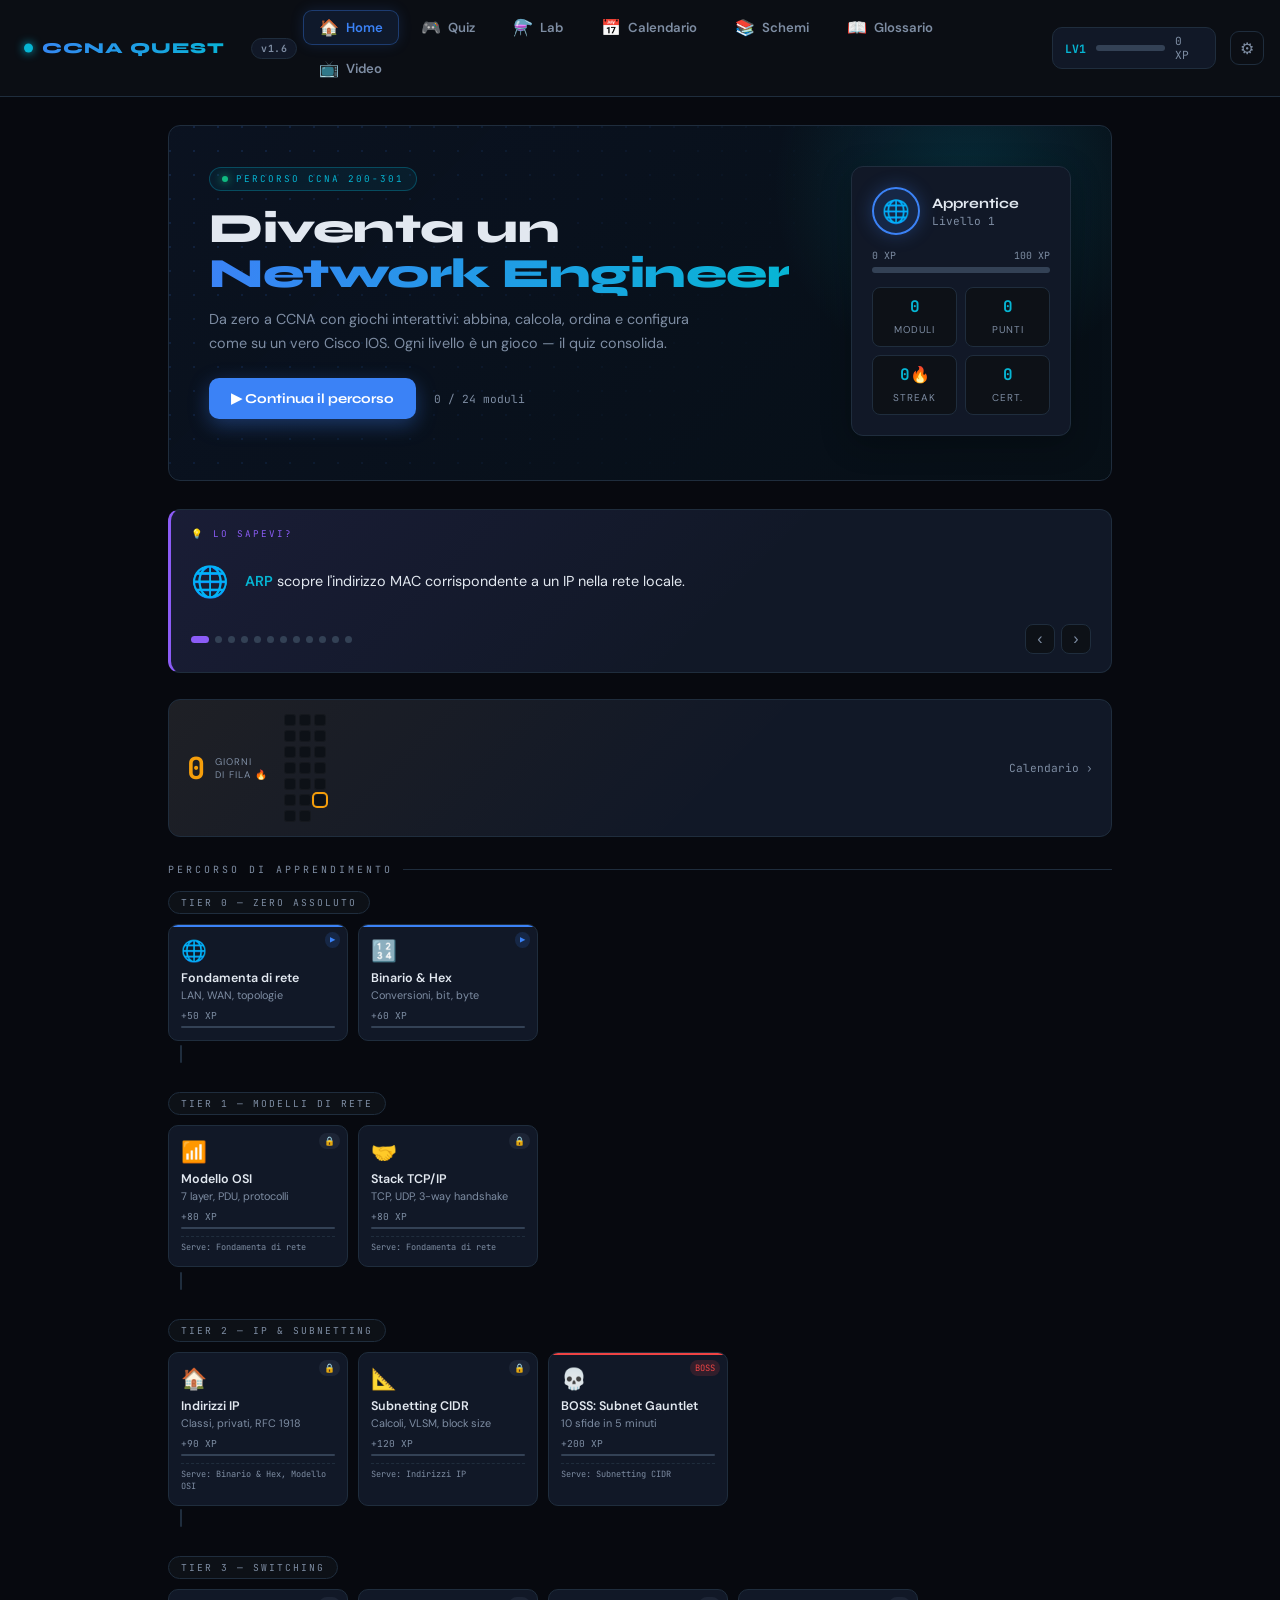
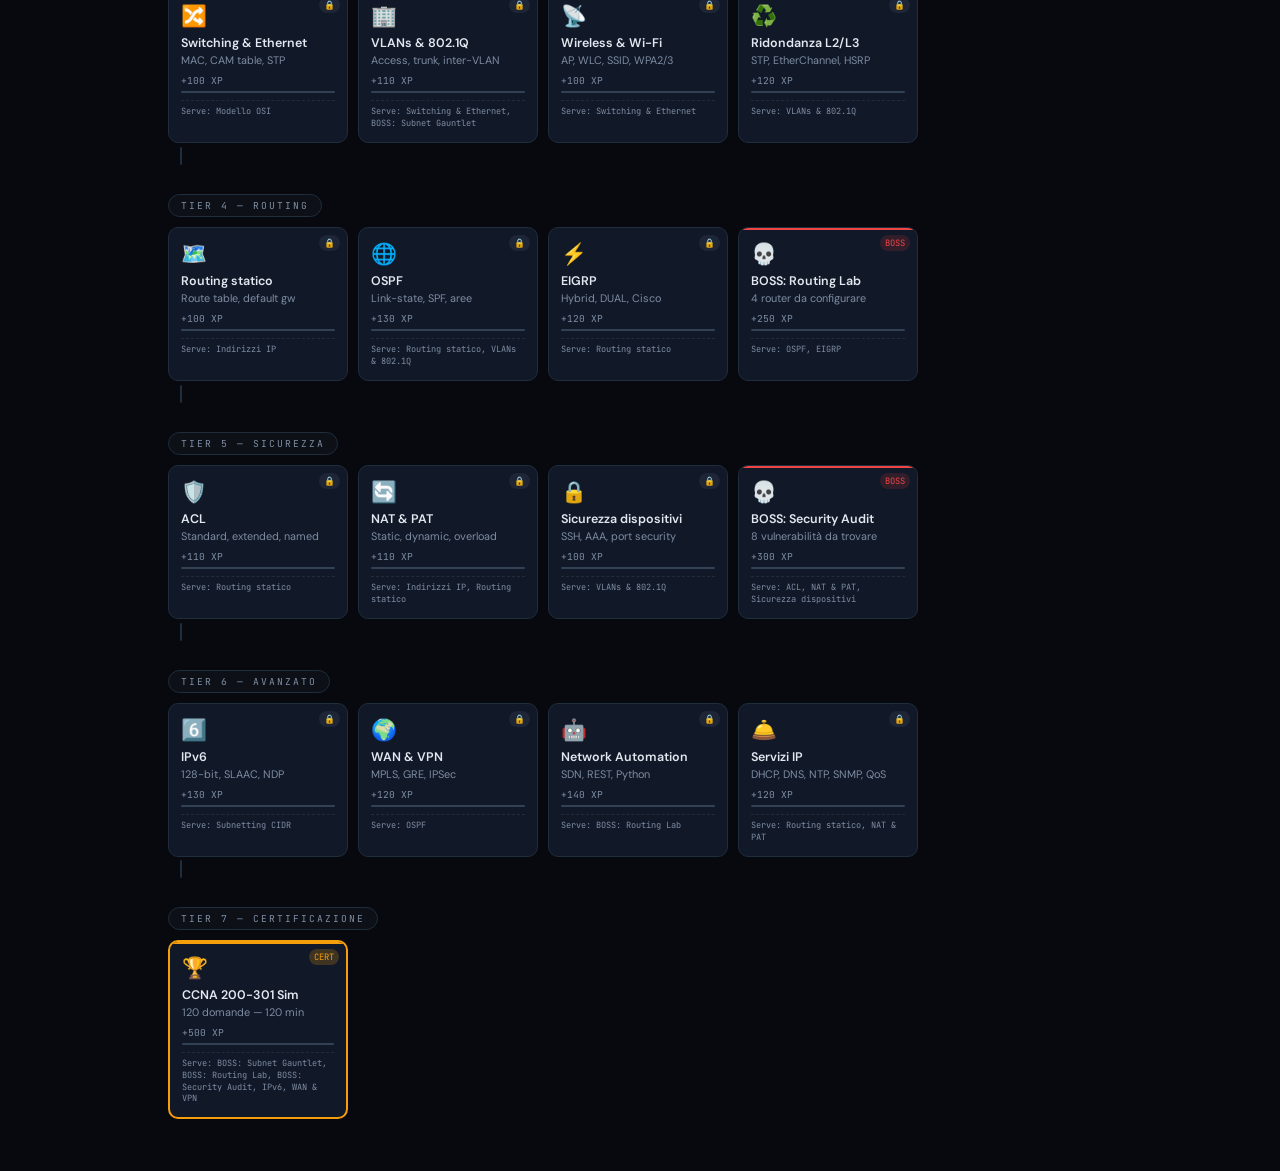
<file: index.html>
<!DOCTYPE html>
<html lang="it">
<head>
<meta charset="UTF-8">
<meta name="viewport" content="width=device-width, initial-scale=1.0, viewport-fit=cover">
<meta name="theme-color" content="#07090f">
<meta name="format-detection" content="telephone=no,date=no,address=no,email=no">
<meta name="apple-mobile-web-app-capable" content="yes">
<meta name="apple-mobile-web-app-status-bar-style" content="black-translucent">
<meta name="mobile-web-app-capable" content="yes">
<title>CCNA Quest</title>
<link rel="icon" href="data:image/svg+xml,%3Csvg xmlns='http://www.w3.org/2000/svg' viewBox='0 0 100 100'%3E%3Crect width='100' height='100' rx='22' fill='%2307090f'/%3E%3Ccircle cx='50' cy='50' r='24' fill='none' stroke='%233b82f6' stroke-width='6'/%3E%3Ccircle cx='50' cy='26' r='6' fill='%2306b6d4'/%3E%3Ccircle cx='50' cy='74' r='6' fill='%2306b6d4'/%3E%3Ccircle cx='26' cy='50' r='6' fill='%2306b6d4'/%3E%3Ccircle cx='74' cy='50' r='6' fill='%2306b6d4'/%3E%3C/svg%3E">
<link rel="apple-touch-icon" href="data:image/svg+xml,%3Csvg xmlns='http://www.w3.org/2000/svg' viewBox='0 0 100 100'%3E%3Crect width='100' height='100' rx='22' fill='%2307090f'/%3E%3Ccircle cx='50' cy='50' r='24' fill='none' stroke='%233b82f6' stroke-width='6'/%3E%3Ccircle cx='50' cy='26' r='6' fill='%2306b6d4'/%3E%3Ccircle cx='50' cy='74' r='6' fill='%2306b6d4'/%3E%3Ccircle cx='26' cy='50' r='6' fill='%2306b6d4'/%3E%3Ccircle cx='74' cy='50' r='6' fill='%2306b6d4'/%3E%3C/svg%3E">
<link rel="manifest" href="manifest.webmanifest">
<link rel="stylesheet" href="style.css?v=1.6">
</head>
<body>

<!-- NAV -->
<nav class="topnav">
  <div class="nav-brand" onclick="showView('home')">CCNA QUEST</div>
  <button class="nav-ver" id="nav-ver" onclick="openChangelog()" title="Versione e novità" aria-label="Versione e novità">v1.6</button>
  <div class="nav-links">
    <button class="nav-btn active" id="nb-home"    onclick="showView('home')"><span class="nb-ico">🏠</span><span class="nb-txt">Home</span></button>
    <button class="nav-btn" id="nb-quiz"    onclick="showView('quiz')"><span class="nb-ico">🎮</span><span class="nb-txt">Quiz</span></button>
    <button class="nav-btn" id="nb-lab"     onclick="showView('lab')"><span class="nb-ico">⚗️</span><span class="nb-txt">Lab</span></button>
    <button class="nav-btn" id="nb-cal"     onclick="showView('cal')"><span class="nb-ico">📅</span><span class="nb-txt">Calendario</span></button>
    <button class="nav-btn" id="nb-schemas" onclick="showView('schemas')"><span class="nb-ico">📚</span><span class="nb-txt">Schemi</span></button>
    <button class="nav-btn" id="nb-gloss" onclick="showView('gloss')"><span class="nb-ico">📖</span><span class="nb-txt">Glossario</span></button>
    <button class="nav-btn" id="nb-video" onclick="showView('video')"><span class="nb-ico">📺</span><span class="nb-txt">Video</span></button>
  </div>
  <div class="nav-xp">
    <span class="nav-lv" id="nav-lv">LV1</span>
    <div class="nav-track"><div class="nav-fill" id="nav-fill" style="width:0%"></div></div>
    <span class="nav-score" id="nav-score">0 XP</span>
  </div>
  <button class="nav-gear" onclick="openSettings()" aria-label="Impostazioni" title="Impostazioni">⚙</button>
</nav>

<!-- ══════════════ HOME ══════════════ -->
<div class="view active" id="view-home">
  <div class="home-hero">
    <div class="home-top">
      <div>
        <div class="hero-badge"><span class="dot"></span> Percorso CCNA 200-301</div>
        <h1>Diventa un<br><span>Network Engineer</span></h1>
        <p>Da zero a CCNA con giochi interattivi: abbina, calcola, ordina e configura come su un vero Cisco IOS. Ogni livello è un gioco — il quiz consolida.</p>
        <div>
          <button class="hero-cta" onclick="continuaPercorso()">▶ Continua il percorso</button>
          <span class="hero-cta-sub" id="hero-progress">0 / 21 moduli</span>
        </div>
      </div>
      <div class="lv-card">
        <div class="lv-card-top">
          <div class="lv-avatar" id="lv-avatar">🌐</div>
          <div>
            <div class="lv-rank" id="lv-rank">Apprentice</div>
            <div class="lv-sub" id="lv-sub">Livello 1</div>
          </div>
        </div>
        <div class="lv-xp-row"><span id="lv-xp-cur">0 XP</span><span id="lv-xp-max">100 XP</span></div>
        <div class="lv-xp-track"><div class="lv-xp-fill" id="lv-xp-fill" style="width:0%"></div></div>
        <div class="lv-stats">
          <div class="lv-stat"><b id="lv-done">0</b><span>Moduli</span></div>
          <div class="lv-stat"><b id="lv-score">0</b><span>Punti</span></div>
          <div class="lv-stat"><b id="lv-streak">0🔥</b><span>Streak</span></div>
          <div class="lv-stat"><b id="lv-cert">0</b><span>Cert.</span></div>
        </div>
      </div>
    </div>
  </div>

  <!-- FUN FACTS CAROUSEL -->
  <div class="facts-wrap" id="facts-wrap" onmouseenter="factsPause()" onmouseleave="factsResume()">
    <div class="facts-head">💡 Lo sapevi?</div>
    <div class="facts-body">
      <div class="facts-ico" id="fact-ico">🌐</div>
      <div class="facts-text" id="fact-text"></div>
    </div>
    <div class="facts-nav">
      <div class="facts-dots" id="fact-dots"></div>
      <div class="facts-arrows">
        <button class="facts-arrow" onclick="factsGo(-1)" aria-label="Precedente">‹</button>
        <button class="facts-arrow" onclick="factsGo(1)" aria-label="Successivo">›</button>
      </div>
    </div>
  </div>

  <!-- STREAK WIDGET -->
  <div class="home-streak" id="home-streak" onclick="showView('cal')">
    <div class="hs-left"><div class="hs-num" id="hs-streak">0</div><div class="hs-lbl">giorni<br>di fila 🔥</div></div>
    <div class="hs-mini" id="hs-mini"></div>
    <div class="hs-go">Calendario ›</div>
  </div>

  <!-- TREE -->
  <div id="review-card"></div>
  <div class="sec-title" style="margin-top:8px">Percorso di apprendimento</div>
  <div id="tree-container"></div>
</div>

<!-- ══════════════ CALENDARIO ══════════════ -->
<div class="view" id="view-cal">
  <div class="sec-title">Attività di studio</div>
  <div class="cal-stats" id="cal-stats"></div>
  <div class="cal-goal" id="cal-goal"></div>
  <div class="sec-title" style="margin-top:22px">Cronologia · ultimi mesi</div>
  <div class="heat-selected" id="heat-selected">👆 Tocca un giorno per vedere la data</div>
  <div class="heatmap-wrap">
    <div class="heat-scroll">
      <div class="heat-months" id="heat-months"></div>
      <div class="heat-body">
        <div class="heat-days"><span>Lun</span><span></span><span>Mer</span><span></span><span>Ven</span><span></span><span></span></div>
        <div class="heatmap" id="heatmap"></div>
      </div>
    </div>
  </div>
  <div class="heat-legend">Meno <span class="heat-cell heat-0"></span><span class="heat-cell heat-1"></span><span class="heat-cell heat-2"></span><span class="heat-cell heat-3"></span><span class="heat-cell heat-4"></span> Più</div>
</div>

<!-- ══════════════ QUIZ ══════════════ -->
<div class="view" id="view-quiz">
  <!-- MENU -->
  <div id="quiz-menu">
    <div class="sec-title">Argomento</div>
    <div class="topic-grid" id="topic-grid"></div>
    <div class="sec-title">Modalità</div>
    <div class="mode-row" id="mode-row">
      <button class="mode-btn sel" data-mode="practice" onclick="selMode(this)">🎯 Practice</button>
      <button class="mode-btn" data-mode="speed" onclick="selMode(this)">⚡ Speed Run</button>
      <button class="mode-btn" data-mode="hardcore" onclick="selMode(this)">💀 Hardcore</button>
      <button class="mode-btn" data-mode="exam" onclick="selMode(this)">📋 Esame Sim</button>
    </div>
    <button class="start-btn" onclick="startQuiz()">⚡ INIZIA</button>
    <button class="start-btn exam-sim-btn" onclick="startExam()">🎓 SIMULAZIONE D'ESAME · 30 DOMANDE A TEMPO</button>
    <p class="exam-sim-note">Domande stile CCNA 200-301 su tutti i 6 domini, con punteggio per dominio a fine prova.</p>
  </div>
  <!-- ACTIVE -->
  <div id="quiz-active" style="display:none" class="quiz-wrap">
    <div class="q-topbar">
      <div class="q-meta" id="q-meta">1/10</div>
      <div class="q-timer" id="q-timer">30</div>
    </div>
    <div class="prog-dots" id="prog-dots"></div>
    <div class="loading-box" id="q-loading"><div class="spinner"></div><div class="loading-txt">CARICAMENTO...</div></div>
    <div class="err-box" id="q-err"></div>
    <div id="q-question" style="display:none">
      <div class="q-box"><div class="q-tag" id="q-tag"></div><div class="q-text" id="q-text"></div></div>
      <div class="opts-grid" id="opts-grid"></div>
      <div class="feedback" id="q-feedback"><div class="feedback-title" id="fb-title"></div><div id="fb-body"></div></div>
      <button class="next-btn" id="next-btn" onclick="nextQuestion()">PROSSIMA →</button>
    </div>
  </div>
  <!-- RESULT -->
  <div id="quiz-result" style="display:none" class="result-wrap">
    <div class="sec-title">Risultato</div>
    <div class="result-pct" id="res-pct">0%</div>
    <div class="result-grade" id="res-grade"></div>
    <div class="result-stats">
      <div class="rs"><b id="res-ok">0</b><span>Corrette</span></div>
      <div class="rs"><b id="res-ko">0</b><span>Errate</span></div>
      <div class="rs"><b id="res-xp">0</b><span>XP guadagnati</span></div>
    </div>
    <div id="res-domains"></div>
    <div id="res-review"></div>
    <div class="result-btns">
      <button class="rbtn rbtn-retry" onclick="replayQuiz()">↺ Rigioca</button>
      <button class="rbtn" id="res-lab-btn" style="display:none;border:1px solid var(--purple);color:var(--purple)">⚗️ Pratica interattiva</button>
      <button class="rbtn rbtn-home" onclick="showView('home')">🏠 Home</button>
    </div>
  </div>
</div>

<!-- ══════════════ LAB ══════════════ -->
<div class="view" id="view-lab">
  <div class="lab-tabs">
    <button class="lab-tab sel" onclick="selLabTab('osi',this)">📶 OSI Drag</button>
    <button class="lab-tab" onclick="selLabTab('subnet',this)">🔢 Subnetting</button>
    <button class="lab-tab" onclick="selLabTab('cli',this)">💻 CLI</button>
    <button class="lab-tab" onclick="selLabTab('packet',this)">📦 Packet Flow</button>
    <button class="lab-tab" onclick="selLabTab('vlan',this)">🔀 VLAN</button>
    <button class="lab-tab" onclick="selLabTab('tshoot',this)">🧪 Troubleshooting</button>
    <button class="lab-tab" onclick="selLabTab('ailab',this)">🎲 Quiz rapido</button>
  </div>

  <!-- OSI DRAG -->
  <div class="lab-content active" id="lab-osi">
    <p style="font-size:.83rem;color:var(--muted);margin-bottom:16px">Abbina ogni protocollo al suo layer OSI. Clicca sul layer corretto.</p>
    <div style="display:grid;grid-template-columns:1fr 1.2fr;gap:20px;align-items:start" id="osi-arena">
      <div>
        <div style="font-family:'JetBrains Mono',monospace;font-size:.6rem;color:var(--muted);letter-spacing:2px;margin-bottom:10px">STACK OSI</div>
        <div id="osi-stack"></div>
      </div>
      <div>
        <div id="prot-card" style="background:var(--panel);border:1px solid var(--border);border-radius:10px;padding:18px;text-align:center;margin-bottom:14px">
          <div style="font-family:'JetBrains Mono',monospace;font-size:1.3rem;font-weight:700;color:var(--cyan);margin-bottom:6px" id="prot-name">—</div>
          <div style="font-size:.78rem;color:var(--muted)" id="prot-hint">—</div>
        </div>
        <div style="font-size:.78rem;color:var(--muted);margin-bottom:10px">A quale layer appartiene?</div>
        <div id="osi-choices" style="display:grid;grid-template-columns:1fr 1fr;gap:7px"></div>
        <div class="fb-strip" id="osi-fb"></div>
        <div class="explainer" id="osi-expl"></div>
        <button class="next-small" id="osi-next" onclick="nextProtocol()">Prossimo →</button>
      </div>
    </div>
    <div style="display:flex;justify-content:space-between;margin-top:16px;font-family:'JetBrains Mono',monospace;font-size:.72rem;color:var(--muted)">
      <span>Corrette: <span id="osi-ok">0</span></span>
      <span>Streak: <span id="osi-streak">0</span>🔥</span>
    </div>
  </div>

  <!-- SUBNET -->
  <div class="lab-content" id="lab-subnet">
    <div class="sub-wrap">
      <div class="sub-panel">
        <div style="font-family:'JetBrains Mono',monospace;font-size:.6rem;color:var(--muted);letter-spacing:2px;margin-bottom:12px;text-transform:uppercase">Sfida Subnetting</div>
        <div class="sub-ip" id="sub-ip">192.168.1.0</div>
        <div class="sub-cidr" id="sub-cidr">/24</div>
        <div class="field-row"><span class="field-lbl">Subnet Mask</span><input class="field-inp" id="sf-mask" placeholder="255.255.255.0"><span class="field-ck" id="fc-mask"></span></div>
        <div class="field-row"><span class="field-lbl">Network Address</span><input class="field-inp" id="sf-net"><span class="field-ck" id="fc-net"></span></div>
        <div class="field-row"><span class="field-lbl">Broadcast</span><input class="field-inp" id="sf-bcast"><span class="field-ck" id="fc-bcast"></span></div>
        <div class="field-row"><span class="field-lbl">Primo Host</span><input class="field-inp" id="sf-first"><span class="field-ck" id="fc-first"></span></div>
        <div class="field-row"><span class="field-lbl">Ultimo Host</span><input class="field-inp" id="sf-last"><span class="field-ck" id="fc-last"></span></div>
        <div class="field-row"><span class="field-lbl">Num. Host</span><input class="field-inp" id="sf-hosts"><span class="field-ck" id="fc-hosts"></span></div>
        <button class="check-btn" onclick="checkSubnet()">Verifica</button>
        <div class="fb-strip" id="sub-fb"></div>
        <button class="next-small" id="sub-next" onclick="newSubnet()">Nuova sfida →</button>
      </div>
      <div class="sub-panel">
        <div style="font-family:'JetBrains Mono',monospace;font-size:.6rem;color:var(--muted);letter-spacing:2px;margin-bottom:12px;text-transform:uppercase">Bit Visualizer</div>
        <div class="bits-disp" id="bits-disp">—</div>
        <div style="display:flex;gap:14px;margin-top:10px;font-size:.7rem">
          <span style="display:flex;align-items:center;gap:5px"><span style="width:8px;height:8px;border-radius:50%;background:var(--accent);display:inline-block"></span>Rete</span>
          <span style="display:flex;align-items:center;gap:5px"><span style="width:8px;height:8px;border-radius:50%;background:var(--green);display:inline-block"></span>Host</span>
        </div>
        <div id="sub-info" style="margin-top:16px;font-family:'JetBrains Mono',monospace;font-size:.72rem;line-height:2;color:var(--muted)"></div>
      </div>
    </div>
  </div>

  <!-- CLI -->
  <div class="lab-content" id="lab-cli">
    <div class="cli-mission" id="cli-mission">
      <strong>MISSIONE 1:</strong> Entra in modalità privilegiata poi imposta l'hostname "R1-LAB".
      <div class="hint-row">
        <span class="hint-chip" onclick="cliHint('enable')">enable</span>
        <span class="hint-chip" onclick="cliHint('configure terminal')">configure terminal</span>
        <span class="hint-chip" onclick="cliHint('hostname R1-LAB')">hostname R1-LAB</span>
      </div>
    </div>
    <div class="cli-wrap">
      <div class="cli-bar">
        <div class="cli-dot" style="background:#ff5f57"></div>
        <div class="cli-dot" style="background:#ffbd2e"></div>
        <div class="cli-dot" style="background:#28c840"></div>
        <span style="font-family:'JetBrains Mono',monospace;font-size:.65rem;color:var(--muted);margin-left:8px;letter-spacing:2px">CISCO IOS SIMULATOR</span>
      </div>
      <div class="cli-out" id="cli-out"></div>
      <div class="cli-inp">
        <span class="cli-ps" id="cli-ps">Router&gt;</span>
        <input class="cli-field" id="cli-inp" placeholder="digita un comando..." autocomplete="off" spellcheck="false">
      </div>
    </div>
    <div class="fb-strip" id="cli-fb"></div>
  </div>

  <!-- PACKET -->
  <div class="lab-content" id="lab-packet">
    <div style="font-family:'JetBrains Mono',monospace;font-size:.6rem;color:var(--muted);letter-spacing:2px;margin-bottom:16px;text-transform:uppercase">Scenario: PC → Server remoto</div>
    <div class="net-diag" id="net-diag">
      <div class="net-dev"><div class="dev-ico" id="dev-pc">💻</div><div class="dev-lbl">PC</div><div class="dev-ip">192.168.1.10</div></div>
      <div class="link-seg"><div class="link-lbl">Ethernet</div><div class="pkt-dot" id="pkt0"></div></div>
      <div class="net-dev"><div class="dev-ico" id="dev-sw">🔀</div><div class="dev-lbl">Switch</div><div class="dev-ip">—</div></div>
      <div class="link-seg"><div class="link-lbl">FastEth</div><div class="pkt-dot" id="pkt1"></div></div>
      <div class="net-dev"><div class="dev-ico" id="dev-rt">📡</div><div class="dev-lbl">Router</div><div class="dev-ip">192.168.1.1</div></div>
      <div class="link-seg"><div class="link-lbl">Internet</div><div class="pkt-dot" id="pkt2"></div></div>
      <div class="net-dev"><div class="dev-ico" id="dev-srv">🖥️</div><div class="dev-lbl">Server</div><div class="dev-ip">8.8.8.8</div></div>
    </div>
    <div class="pkt-steps" id="pkt-steps"></div>
    <div class="sim-btns">
      <button class="sim-btn sim-btn-go" onclick="startPacket()">▶ Avvia</button>
      <button class="sim-btn sim-btn-rst" onclick="resetPacket()">↺ Reset</button>
    </div>
  </div>

  <!-- VLAN -->
  <div class="lab-content" id="lab-vlan">
    <p style="font-size:.83rem;color:var(--muted);margin-bottom:16px">Trascina ogni dispositivo sulla porta corretta. VLAN 10=Sales 🔴 VLAN 20=IT 🟢 VLAN 30=Mgmt 🟡</p>
    <div class="dd-arena">
      <div class="dd-pool"><h4>Dispositivi</h4><div id="vlan-devs"></div></div>
      <div class="dd-pool"><h4>Porte Switch</h4><div id="vlan-ports"></div></div>
    </div>
    <div class="fb-strip" id="vlan-fb"></div>
    <button class="next-small" id="vlan-next" onclick="initVlan()">Nuova sfida →</button>
  </div>

  <!-- AI QUIZ LAB -->
  <div class="lab-content" id="lab-ailab">
    <div class="sec-title">Argomento</div>
    <div class="topic-grid" id="lab-topic-grid" style="margin-bottom:16px"></div>
    <button class="check-btn" onclick="loadLabAI()" id="lab-ai-start">🎲 Domanda casuale</button>
    <div class="loading-box" id="lab-loading"><div class="spinner"></div><div class="loading-txt">CARICAMENTO...</div></div>
    <div class="ai-panel" id="lab-ai-panel" style="display:none">
      <div class="ai-label">🎲 DOMANDA</div>
      <div class="ai-q" id="lab-ai-q"></div>
      <div class="ai-opts" id="lab-ai-opts"></div>
      <div class="explainer" id="lab-ai-expl"></div>
      <button class="next-small" id="lab-ai-next" onclick="loadLabAI()" style="margin-top:12px">Prossima →</button>
    </div>
    <div class="err-box" id="lab-ai-err"></div>
  </div>

  <!-- TROUBLESHOOTING · simulatore IOS con stato reale -->
  <div class="lab-content" id="lab-tshoot">
    <p class="lab-intro">🧪 <b>Simulazione pratica</b> — diagnostica e ripara reti guaste come nelle simulazioni dell'esame CCNA. Usa i comandi <span class="ts-cmd">show</span> per trovare il problema, correggilo in configurazione e verifica con <span class="ts-cmd">ping</span>. Il router risponde in base allo stato reale.</p>
    <div class="ts-list" id="ts-list"></div>
    <div id="ts-arena"></div>
  </div>
</div>

<!-- ══════════════ SCHEMAS ══════════════ -->
<div class="view" id="view-schemas">
  <div class="schema-nav">
    <button class="schema-nav-btn sel" onclick="selSchema('osi',this)">📶 OSI</button>
    <button class="schema-nav-btn" onclick="selSchema('subnet',this)">🔢 Subnetting</button>
    <button class="schema-nav-btn" onclick="selSchema('cli',this)">💻 CLI</button>
    <button class="schema-nav-btn" onclick="selSchema('vlan',this)">🔀 VLAN</button>
    <button class="schema-nav-btn" onclick="selSchema('nat',this)">🔄 NAT</button>
    <button class="schema-nav-btn" onclick="selSchema('acl',this)">🛡️ ACL</button>
    <button class="schema-nav-btn" onclick="selSchema('ipv6',this)">6️⃣ IPv6</button>
    <button class="schema-nav-btn" onclick="selSchema('exam',this)">🎓 Esame</button>
  </div>
  <div id="schema-content"></div>
</div>

<!-- ══════════════ GLOSSARIO ══════════════ -->
<div class="view" id="view-gloss">
  <div class="sec-title">Glossario CCNA</div>
  <input class="gloss-search" id="gloss-search" type="search" placeholder="Cerca un termine… es. VLAN, DORA, OSPF, MAC" oninput="renderGlossary(this.value)" aria-label="Cerca nel glossario" autocomplete="off">
  <div class="gloss-count" id="gloss-count"></div>
  <div id="gloss-list"></div>
</div>

<!-- ══════════════ LEVEL PLAYER ══════════════ -->
<div class="view" id="view-play">
  <div class="play-wrap">
    <div class="play-head">
      <div class="p-ico" id="play-icon">🎮</div>
      <div><h2 id="play-title">Livello</h2><div class="p-sub" id="play-sub"></div></div>
    </div>
    <div class="play-steps">
      <div class="pstep cur" id="pstep-learn">1 · Impara</div>
      <div class="pstep" id="pstep-game">2 · Gioco</div>
      <div class="pstep" id="pstep-quiz">3 · Consolida</div>
      <div class="pstep" id="pstep-done">4 · Fatto</div>
    </div>
    <div id="play-learn"></div>
    <div id="play-game" style="display:none"></div>
    <div id="play-quiz" style="display:none"></div>
    <div id="play-done" style="display:none" class="result-wrap">
      <div class="result-pct" id="play-done-pct" style="font-size:3rem">✓</div>
      <div id="play-done-msg" style="margin-bottom:18px;color:var(--muted);font-size:.9rem"></div>
      <div id="play-recap" style="text-align:left;margin-bottom:18px"></div>
      <div class="result-btns">
        <button class="rbtn rbtn-retry" onclick="startLevel(LP.mod)">↺ Ripeti</button>
        <button class="rbtn rbtn-home" onclick="showView('home')">🏠 Percorso</button>
      </div>
    </div>
  </div>
</div>

<!-- ══════════════ VIDEO ══════════════ -->
<div class="view" id="view-video">
  <div class="sec-title">Videocorso · NetworkChuck</div>
  <div class="vid-head">
    <div>
      <div class="vid-title-main">FREE CCNA 200-301 // Complete Course</div>
      <div class="vid-sub">24 video · spunta quelli già visti per tenere traccia dei progressi</div>
    </div>
    <a class="vid-open-pl" href="https://www.youtube.com/playlist?list=PLIhvC56v63IJVXv0GJcl9vO5Z6znCVb1P" target="_blank" rel="noopener">Apri playlist ↗</a>
  </div>
  <div class="vid-progress-wrap">
    <div class="vid-progress-top"><span id="vid-count">0 / 24 visti</span><button class="vid-reset" onclick="resetVideos()">Azzera</button></div>
    <div class="vid-progress-track"><div class="vid-progress-fill" id="vid-progress-fill" style="width:0%"></div></div>
  </div>
  <div id="vid-list"></div>
  <div id="vid-detail" style="display:none"></div>
</div>

<!-- overlay glossario (Approfondisci senza perdere il resoconto) -->
<div class="gloss-modal" id="gloss-modal">
  <div class="gloss-modal-backdrop" onclick="closeGlossModal()"></div>
  <div class="gloss-modal-card">
    <button class="gloss-modal-close" onclick="closeGlossModal()" aria-label="Chiudi">✕</button>
    <div id="gloss-modal-body"></div>
    <button class="gloss-modal-back" onclick="closeGlossModal()">‹ Torna al resoconto</button>
  </div>
</div>

<!-- overlay changelog / novità versione (linguaggio semplice per l'utente) -->
<div class="gloss-modal" id="changelog-modal">
  <div class="gloss-modal-backdrop" onclick="closeChangelog()"></div>
  <div class="gloss-modal-card">
    <button class="gloss-modal-close" onclick="closeChangelog()" aria-label="Chiudi">✕</button>
    <div id="changelog-body"></div>
    <button class="gloss-modal-back" onclick="closeChangelog()">Chiudi</button>
  </div>
</div>

<!-- overlay revisione risposta d'esame (approfondimento senza perdere il resoconto) -->
<div class="gloss-modal" id="review-modal">
  <div class="gloss-modal-backdrop" onclick="closeExamReview()"></div>
  <div class="gloss-modal-card">
    <button class="gloss-modal-close" onclick="closeExamReview()" aria-label="Chiudi">✕</button>
    <div id="review-modal-body"></div>
    <button class="gloss-modal-back" onclick="closeExamReview()">‹ Torna al resoconto</button>
  </div>
</div>

<!-- ══════════════ IMPOSTAZIONI ══════════════ -->
<div class="modal-ov" id="settings-ov" onclick="if(event.target===this)closeSettings()">
  <div class="modal-card" role="dialog" aria-modal="true" tabindex="-1" aria-label="Impostazioni">
    <div class="modal-head"><h3>⚙ Impostazioni</h3><button class="modal-x" onclick="closeSettings()" aria-label="Chiudi">✕</button></div>
    <div class="set-sec">
      <div class="set-lbl">🎯 Obiettivo giornaliero (XP)</div>
      <div class="set-row"><input type="range" id="set-goal" min="20" max="300" step="10" class="svz-slider" oninput="_id('set-goal-v').textContent=this.value"><span id="set-goal-v" class="set-goal-v">60</span></div>
      <button class="check-btn" onclick="saveGoal()">Salva obiettivo</button>
    </div>
    <div class="set-sec">
      <div class="set-lbl">💾 Backup del salvataggio</div>
      <p class="set-hint">I progressi sono salvati solo su questo dispositivo. Copia questo codice per trasferirli o conservarli.</p>
      <textarea id="set-export" class="set-ta" readonly onclick="this.select()"></textarea>
      <button class="check-btn" onclick="copySave()">📋 Copia backup</button>
    </div>
    <div class="set-sec">
      <div class="set-lbl">📥 Ripristina da backup</div>
      <textarea id="set-import" class="set-ta" placeholder="Incolla qui un codice di backup..."></textarea>
      <button class="check-btn" onclick="importSave()">Ripristina</button>
      <div class="fb-strip" id="set-fb"></div>
    </div>
    <div class="set-sec">
      <div class="set-lbl" style="color:var(--red)">⚠️ Azzera progressi</div>
      <p class="set-hint">Cancella XP, livelli completati e cronologia di studio. Irreversibile.</p>
      <button class="set-danger" onclick="resetProgress()">Azzera tutto</button>
    </div>
  </div>
</div>

<!-- ══════════════ RIPASSO ERRORI ══════════════ -->
<div class="modal-ov" id="review-ov" onclick="if(event.target===this)closeReview()">
  <div class="modal-card" role="dialog" aria-modal="true" tabindex="-1" aria-label="Ripasso errori">
    <div class="modal-head"><h3>🔁 Ripasso errori</h3><button class="modal-x" onclick="closeReview()" aria-label="Chiudi">✕</button></div>
    <div id="review-body"></div>
  </div>
</div>

<div class="xp-toast" id="xp-toast" role="status" aria-live="polite"></div>

<script src="app.js?v=1.6"></script>
</body>
</html>
</file>
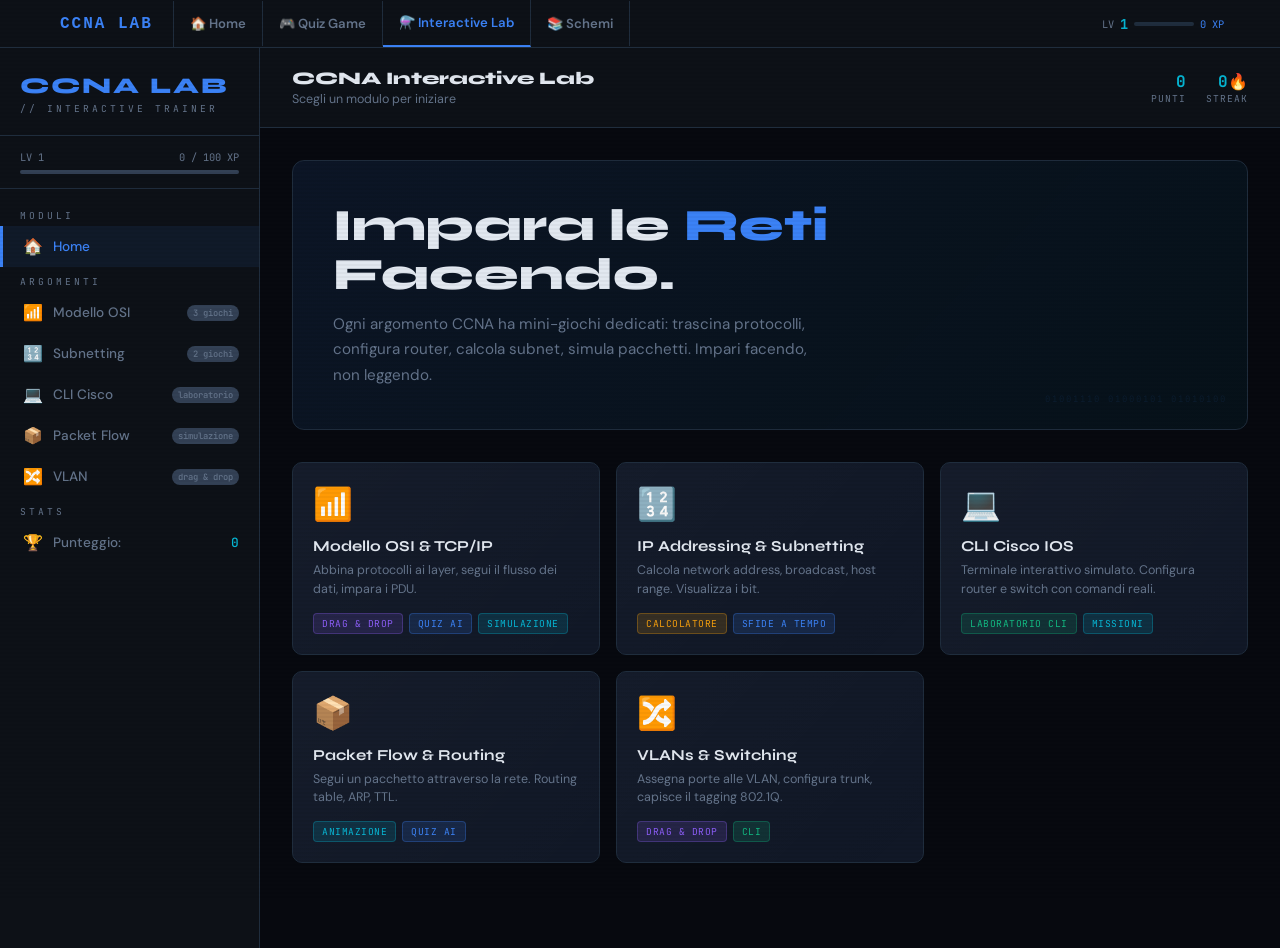
<file: ccna-interactive (1).html>
<!DOCTYPE html>
<html lang="it">
<head>
<meta charset="UTF-8">
<meta name="viewport" content="width=device-width, initial-scale=1.0">
<title>CCNA Interactive Lab</title>
<style>
@import url('https://fonts.googleapis.com/css2?family=JetBrains+Mono:wght@400;700&family=Syne:wght@700;800&family=DM+Sans:wght@400;500;600&display=swap');

:root {
  --bg: #07090f;
  --surface: #0d1117;
  --panel: #111827;
  --border: #1f2d3d;
  --accent: #3b82f6;
  --cyan: #06b6d4;
  --green: #10b981;
  --orange: #f59e0b;
  --red: #ef4444;
  --purple: #8b5cf6;
  --text: #e2e8f0;
  --muted: #64748b;
  --dim: #334155;
}

* { margin:0; padding:0; box-sizing:border-box; }
html { scroll-behavior: smooth; }

body {
  background: var(--bg);
  color: var(--text);
  font-family: 'DM Sans', sans-serif;
  min-height: 100vh;
  overflow-x: hidden;
}

/* SCANLINE overlay */
body::before {
  content:'';
  position:fixed;
  inset:0;
  background: repeating-linear-gradient(0deg, transparent, transparent 2px, rgba(0,0,0,0.03) 2px, rgba(0,0,0,0.03) 4px);
  pointer-events:none;
  z-index:9999;
}

/* ─── LAYOUT ─── */
.app { display:flex; min-height:100vh; }

/* SIDEBAR */
.sidebar {
  width: 260px;
  min-width: 260px;
  background: var(--surface);
  border-right: 1px solid var(--border);
  display: flex;
  flex-direction: column;
  padding: 0;
  position: sticky;
  top: 0;
  height: 100vh;
  overflow-y: auto;
}

.sidebar-logo {
  padding: 24px 20px 20px;
  border-bottom: 1px solid var(--border);
}

.logo-text {
  font-family: 'Syne', sans-serif;
  font-size: 1.4rem;
  font-weight: 800;
  color: var(--accent);
  letter-spacing: 2px;
}

.logo-sub {
  font-family: 'JetBrains Mono', monospace;
  font-size: 0.6rem;
  color: var(--muted);
  letter-spacing: 3px;
  margin-top: 3px;
}

/* XP row in sidebar */
.sidebar-xp {
  padding: 14px 20px;
  border-bottom: 1px solid var(--border);
}

.xp-row {
  display: flex;
  justify-content: space-between;
  font-family: 'JetBrains Mono', monospace;
  font-size: 0.65rem;
  color: var(--muted);
  margin-bottom: 6px;
}

.xp-bar {
  height: 4px;
  background: var(--dim);
  border-radius: 2px;
  overflow: hidden;
}

.xp-fill {
  height: 100%;
  background: linear-gradient(90deg, var(--accent), var(--cyan));
  border-radius: 2px;
  transition: width 0.6s ease;
  width: 0%;
}

.sidebar-nav { flex: 1; padding: 12px 0; }

.nav-section {
  padding: 8px 20px 4px;
  font-family: 'JetBrains Mono', monospace;
  font-size: 0.6rem;
  color: var(--muted);
  letter-spacing: 3px;
  text-transform: uppercase;
}

.nav-item {
  display: flex;
  align-items: center;
  gap: 10px;
  padding: 10px 20px;
  cursor: pointer;
  transition: all 0.15s;
  border-left: 3px solid transparent;
  font-size: 0.85rem;
  font-weight: 500;
  color: var(--muted);
  position: relative;
}

.nav-item:hover { color: var(--text); background: rgba(255,255,255,0.03); }

.nav-item.active {
  color: var(--accent);
  background: rgba(59,130,246,0.08);
  border-left-color: var(--accent);
}

.nav-item .nav-icon { font-size: 1rem; min-width: 20px; }

.nav-item .nav-badge {
  margin-left: auto;
  font-family: 'JetBrains Mono', monospace;
  font-size: 0.55rem;
  padding: 2px 6px;
  border-radius: 10px;
  background: var(--dim);
  color: var(--muted);
}

.nav-item.active .nav-badge { background: rgba(59,130,246,0.2); color: var(--accent); }

/* MAIN */
.main {
  flex: 1;
  overflow-y: auto;
  display: flex;
  flex-direction: column;
}

.topbar {
  padding: 20px 32px;
  border-bottom: 1px solid var(--border);
  display: flex;
  align-items: center;
  justify-content: space-between;
  background: var(--surface);
  position: sticky;
  top: 0;
  z-index: 10;
}

.topbar-title {
  font-family: 'Syne', sans-serif;
  font-size: 1.1rem;
  font-weight: 800;
  color: var(--text);
}

.topbar-sub {
  font-size: 0.78rem;
  color: var(--muted);
  margin-top: 2px;
}

.topbar-stats {
  display: flex;
  gap: 20px;
  align-items: center;
}

.ts {
  text-align: right;
  font-family: 'JetBrains Mono', monospace;
}

.ts-val { font-size: 1rem; font-weight: 700; color: var(--cyan); }
.ts-label { font-size: 0.6rem; color: var(--muted); letter-spacing: 1px; }

.content { flex: 1; padding: 32px; }

/* ─── SCREENS ─── */
.screen { display: none; }
.screen.active { display: block; }

/* ─── HOME ─── */
.hero {
  background: linear-gradient(135deg, rgba(59,130,246,0.1) 0%, rgba(6,182,212,0.05) 100%);
  border: 1px solid var(--border);
  border-radius: 12px;
  padding: 40px;
  margin-bottom: 32px;
  position: relative;
  overflow: hidden;
}

.hero::before {
  content: '01001110 01000101 01010100';
  position: absolute;
  right: 20px; bottom: 20px;
  font-family: 'JetBrains Mono', monospace;
  font-size: 0.55rem;
  color: rgba(59,130,246,0.1);
  letter-spacing: 2px;
  line-height: 2;
  text-align: right;
}

.hero h1 {
  font-family: 'Syne', sans-serif;
  font-size: clamp(1.8rem, 4vw, 2.8rem);
  font-weight: 800;
  line-height: 1.1;
  margin-bottom: 12px;
}

.hero h1 span { color: var(--accent); }

.hero p { color: var(--muted); font-size: 0.95rem; line-height: 1.7; max-width: 500px; }

.modules-grid {
  display: grid;
  grid-template-columns: repeat(auto-fill, minmax(260px, 1fr));
  gap: 16px;
}

.module-card {
  background: var(--panel);
  border: 1px solid var(--border);
  border-radius: 10px;
  padding: 20px;
  cursor: pointer;
  transition: all 0.2s;
  position: relative;
  overflow: hidden;
}

.module-card::after {
  content: '';
  position: absolute;
  inset: 0;
  background: linear-gradient(135deg, rgba(255,255,255,0.02), transparent);
  pointer-events: none;
}

.module-card:hover {
  border-color: var(--accent);
  transform: translateY(-3px);
  box-shadow: 0 8px 30px rgba(59,130,246,0.1);
}

.module-emoji { font-size: 2rem; margin-bottom: 12px; display: block; }

.module-title {
  font-family: 'Syne', sans-serif;
  font-size: 0.95rem;
  font-weight: 700;
  margin-bottom: 6px;
  color: var(--text);
}

.module-desc {
  font-size: 0.78rem;
  color: var(--muted);
  line-height: 1.5;
  margin-bottom: 14px;
}

.module-games {
  display: flex;
  gap: 6px;
  flex-wrap: wrap;
}

.game-tag {
  font-family: 'JetBrains Mono', monospace;
  font-size: 0.6rem;
  padding: 3px 8px;
  border-radius: 4px;
  letter-spacing: 0.5px;
}

.tag-drag { background: rgba(139,92,246,0.15); color: var(--purple); border: 1px solid rgba(139,92,246,0.3); }
.tag-cli  { background: rgba(16,185,129,0.15); color: var(--green); border: 1px solid rgba(16,185,129,0.3); }
.tag-quiz { background: rgba(59,130,246,0.15); color: var(--accent); border: 1px solid rgba(59,130,246,0.3); }
.tag-calc { background: rgba(245,158,11,0.15); color: var(--orange); border: 1px solid rgba(245,158,11,0.3); }
.tag-sim  { background: rgba(6,182,212,0.15); color: var(--cyan); border: 1px solid rgba(6,182,212,0.3); }

/* ─── GAME AREA ─── */
.game-header {
  display: flex;
  align-items: center;
  gap: 16px;
  margin-bottom: 28px;
}

.back-btn {
  background: var(--panel);
  border: 1px solid var(--border);
  color: var(--muted);
  padding: 8px 14px;
  border-radius: 6px;
  cursor: pointer;
  font-size: 0.8rem;
  font-family: 'JetBrains Mono', monospace;
  transition: all 0.15s;
}

.back-btn:hover { color: var(--text); border-color: var(--dim); }

.game-title-area h2 {
  font-family: 'Syne', sans-serif;
  font-size: 1.3rem;
  font-weight: 800;
}

.game-title-area p { font-size: 0.8rem; color: var(--muted); margin-top: 2px; }

/* GAME TABS */
.game-tabs {
  display: flex;
  gap: 8px;
  margin-bottom: 24px;
  flex-wrap: wrap;
}

.gtab {
  padding: 8px 16px;
  border-radius: 6px;
  border: 1px solid var(--border);
  background: var(--panel);
  color: var(--muted);
  cursor: pointer;
  font-size: 0.8rem;
  font-weight: 600;
  transition: all 0.15s;
  display: flex;
  align-items: center;
  gap: 6px;
}

.gtab:hover { color: var(--text); border-color: var(--dim); }
.gtab.active { background: var(--accent); color: white; border-color: var(--accent); }

/* ─── DRAG & DROP GAME ─── */
.drag-arena {
  display: grid;
  grid-template-columns: 1fr 1fr;
  gap: 24px;
}

@media (max-width: 700px) { .drag-arena { grid-template-columns: 1fr; } }

.drag-pool {
  background: var(--panel);
  border: 1px solid var(--border);
  border-radius: 10px;
  padding: 20px;
}

.drag-pool h3 {
  font-family: 'JetBrains Mono', monospace;
  font-size: 0.7rem;
  color: var(--muted);
  letter-spacing: 2px;
  margin-bottom: 16px;
  text-transform: uppercase;
}

.drag-items {
  display: flex;
  flex-direction: column;
  gap: 8px;
  min-height: 80px;
}

.drag-item {
  background: var(--surface);
  border: 1px solid var(--border);
  border-radius: 6px;
  padding: 10px 14px;
  cursor: grab;
  font-size: 0.85rem;
  font-weight: 600;
  transition: all 0.15s;
  user-select: none;
  display: flex;
  align-items: center;
  gap: 8px;
}

.drag-item:hover { border-color: var(--accent); color: var(--accent); }
.drag-item.dragging { opacity: 0.4; }
.drag-item.correct-item { border-color: var(--green); color: var(--green); background: rgba(16,185,129,0.05); cursor: default; }
.drag-item.wrong-item { border-color: var(--red); color: var(--red); background: rgba(239,68,68,0.05); animation: shake 0.3s; }

@keyframes shake {
  0%,100%{transform:translateX(0)}
  25%{transform:translateX(-6px)}
  75%{transform:translateX(6px)}
}

.drop-zones { display: flex; flex-direction: column; gap: 8px; }

.drop-zone {
  background: var(--panel);
  border: 2px dashed var(--dim);
  border-radius: 8px;
  padding: 12px 16px;
  min-height: 52px;
  transition: all 0.15s;
  display: flex;
  align-items: center;
  gap: 10px;
}

.drop-zone:hover, .drop-zone.drag-over {
  border-color: var(--accent);
  background: rgba(59,130,246,0.05);
}

.drop-zone.correct-zone { border-color: var(--green); border-style: solid; background: rgba(16,185,129,0.05); }
.drop-zone.wrong-zone { border-color: var(--red); border-style: solid; }

.zone-label {
  font-family: 'JetBrains Mono', monospace;
  font-size: 0.7rem;
  color: var(--muted);
  letter-spacing: 1px;
  min-width: 80px;
}

.zone-content { flex: 1; }
.zone-placeholder { font-size: 0.75rem; color: var(--dim); font-style: italic; }

/* ─── CLI GAME ─── */
.cli-container {
  background: #020408;
  border: 1px solid var(--border);
  border-radius: 10px;
  overflow: hidden;
  font-family: 'JetBrains Mono', monospace;
}

.cli-titlebar {
  background: var(--surface);
  padding: 10px 16px;
  display: flex;
  align-items: center;
  gap: 8px;
  border-bottom: 1px solid var(--border);
}

.cli-dot { width: 10px; height: 10px; border-radius: 50%; }
.cli-dot.r { background: #ff5f57; }
.cli-dot.y { background: #ffbd2e; }
.cli-dot.g { background: #28c840; }

.cli-label {
  margin-left: 8px;
  font-size: 0.7rem;
  color: var(--muted);
  letter-spacing: 2px;
}

.cli-output {
  padding: 16px;
  min-height: 260px;
  max-height: 400px;
  overflow-y: auto;
  font-size: 0.82rem;
  line-height: 1.7;
}

.cli-line { margin-bottom: 2px; }
.cli-line.prompt { color: var(--green); }
.cli-line.output { color: #94a3b8; }
.cli-line.error { color: var(--red); }
.cli-line.success { color: var(--green); }
.cli-line.info { color: var(--cyan); }
.cli-line.warning { color: var(--orange); }
.cli-line.comment { color: var(--muted); font-style: italic; }

.cli-input-row {
  display: flex;
  align-items: center;
  padding: 12px 16px;
  border-top: 1px solid var(--border);
  gap: 8px;
}

.cli-prompt-sym { color: var(--green); font-size: 0.82rem; white-space: nowrap; }

.cli-input {
  flex: 1;
  background: transparent;
  border: none;
  outline: none;
  color: var(--text);
  font-family: 'JetBrains Mono', monospace;
  font-size: 0.82rem;
  caret-color: var(--green);
}

.cli-mission {
  background: rgba(6,182,212,0.08);
  border: 1px solid rgba(6,182,212,0.2);
  border-radius: 8px;
  padding: 16px;
  margin-bottom: 16px;
  font-size: 0.85rem;
  line-height: 1.6;
}

.cli-mission strong { color: var(--cyan); font-family: 'JetBrains Mono', monospace; }

.cli-hints {
  display: flex;
  gap: 8px;
  flex-wrap: wrap;
  margin-top: 12px;
}

.hint-chip {
  background: var(--panel);
  border: 1px solid var(--border);
  padding: 4px 10px;
  border-radius: 4px;
  font-family: 'JetBrains Mono', monospace;
  font-size: 0.7rem;
  color: var(--muted);
  cursor: pointer;
  transition: all 0.15s;
}

.hint-chip:hover { color: var(--text); border-color: var(--accent); }

/* ─── SUBNET CALCULATOR GAME ─── */
.subnet-game {
  display: grid;
  grid-template-columns: 1fr 1fr;
  gap: 24px;
}

@media(max-width:700px){.subnet-game{grid-template-columns:1fr;}}

.subnet-challenge {
  background: var(--panel);
  border: 1px solid var(--border);
  border-radius: 10px;
  padding: 24px;
}

.challenge-label {
  font-family: 'JetBrains Mono', monospace;
  font-size: 0.65rem;
  color: var(--muted);
  letter-spacing: 3px;
  margin-bottom: 16px;
  text-transform: uppercase;
}

.ip-display {
  font-family: 'JetBrains Mono', monospace;
  font-size: 1.6rem;
  font-weight: 700;
  color: var(--cyan);
  margin-bottom: 8px;
  letter-spacing: 2px;
}

.cidr-display {
  font-family: 'JetBrains Mono', monospace;
  font-size: 1rem;
  color: var(--accent);
  margin-bottom: 20px;
}

.subnet-fields { display: flex; flex-direction: column; gap: 12px; }

.field-row {
  display: flex;
  align-items: center;
  gap: 12px;
}

.field-label {
  font-size: 0.78rem;
  color: var(--muted);
  min-width: 140px;
  font-weight: 500;
}

.field-input {
  flex: 1;
  background: var(--surface);
  border: 1px solid var(--border);
  border-radius: 6px;
  padding: 8px 12px;
  color: var(--text);
  font-family: 'JetBrains Mono', monospace;
  font-size: 0.85rem;
  outline: none;
  transition: all 0.15s;
}

.field-input:focus { border-color: var(--accent); }
.field-input.correct-field { border-color: var(--green); color: var(--green); background: rgba(16,185,129,0.05); }
.field-input.wrong-field { border-color: var(--red); color: var(--red); }

.field-check { font-size: 1rem; min-width: 20px; }

.check-btn {
  width: 100%;
  margin-top: 16px;
  padding: 12px;
  background: var(--accent);
  border: none;
  border-radius: 8px;
  color: white;
  font-family: 'Syne', sans-serif;
  font-weight: 700;
  font-size: 0.9rem;
  cursor: pointer;
  transition: all 0.2s;
}

.check-btn:hover { background: #2563eb; transform: translateY(-1px); }

.subnet-visual {
  background: var(--panel);
  border: 1px solid var(--border);
  border-radius: 10px;
  padding: 24px;
}

.bits-display {
  font-family: 'JetBrains Mono', monospace;
  font-size: 0.7rem;
  line-height: 2;
  word-break: break-all;
}

.bit-net { color: var(--accent); }
.bit-host { color: var(--green); }
.bit-sep { color: var(--muted); margin: 0 4px; }

.bits-legend {
  display: flex;
  gap: 16px;
  margin-top: 12px;
  font-size: 0.72rem;
}

.legend-item { display: flex; align-items: center; gap: 6px; }
.legend-dot { width: 8px; height: 8px; border-radius: 50%; }

/* ─── OSI LAYER GAME ─── */
.osi-arena {
  display: grid;
  grid-template-columns: 1fr 1.2fr;
  gap: 24px;
  align-items: start;
}

@media(max-width:700px){.osi-arena{grid-template-columns:1fr;}}

.osi-stack {
  display: flex;
  flex-direction: column;
  gap: 4px;
}

.osi-layer {
  border-radius: 6px;
  padding: 10px 16px;
  font-size: 0.82rem;
  font-weight: 600;
  display: flex;
  align-items: center;
  gap: 10px;
  border: 1px solid transparent;
  transition: all 0.2s;
  position: relative;
}

.layer-num {
  font-family: 'JetBrains Mono', monospace;
  font-size: 0.65rem;
  opacity: 0.6;
  min-width: 16px;
}

.layer-name { flex: 1; }

.layer-pdu {
  font-family: 'JetBrains Mono', monospace;
  font-size: 0.62rem;
  opacity: 0.6;
  background: rgba(0,0,0,0.3);
  padding: 2px 6px;
  border-radius: 3px;
}

.osi-layer[data-l="7"] { background: rgba(239,68,68,0.12); border-color: rgba(239,68,68,0.25); color: #fca5a5; }
.osi-layer[data-l="6"] { background: rgba(245,158,11,0.12); border-color: rgba(245,158,11,0.25); color: #fcd34d; }
.osi-layer[data-l="5"] { background: rgba(234,179,8,0.12); border-color: rgba(234,179,8,0.25); color: #fde047; }
.osi-layer[data-l="4"] { background: rgba(16,185,129,0.12); border-color: rgba(16,185,129,0.25); color: #6ee7b7; }
.osi-layer[data-l="3"] { background: rgba(6,182,212,0.12); border-color: rgba(6,182,212,0.25); color: #67e8f9; }
.osi-layer[data-l="2"] { background: rgba(59,130,246,0.12); border-color: rgba(59,130,246,0.25); color: #93c5fd; }
.osi-layer[data-l="1"] { background: rgba(139,92,246,0.12); border-color: rgba(139,92,246,0.25); color: #c4b5fd; }

.osi-layer.highlight { box-shadow: 0 0 20px rgba(255,255,255,0.1); transform: scaleX(1.02); }

.osi-quiz-panel {
  background: var(--panel);
  border: 1px solid var(--border);
  border-radius: 10px;
  padding: 20px;
}

.protocol-card {
  background: var(--surface);
  border: 1px solid var(--border);
  border-radius: 8px;
  padding: 16px;
  margin-bottom: 16px;
  text-align: center;
}

.protocol-name {
  font-family: 'JetBrains Mono', monospace;
  font-size: 1.4rem;
  font-weight: 700;
  color: var(--cyan);
  margin-bottom: 6px;
}

.protocol-hint { font-size: 0.8rem; color: var(--muted); }

.layer-choice-grid {
  display: grid;
  grid-template-columns: 1fr 1fr;
  gap: 8px;
  margin-top: 16px;
}

.layer-choice {
  padding: 8px 10px;
  border-radius: 6px;
  border: 1px solid var(--border);
  background: var(--surface);
  cursor: pointer;
  font-size: 0.8rem;
  font-weight: 600;
  text-align: center;
  transition: all 0.15s;
  color: var(--text);
}

.layer-choice:hover { border-color: var(--accent); color: var(--accent); background: rgba(59,130,246,0.08); }
.layer-choice.correct-choice { background: rgba(16,185,129,0.15); border-color: var(--green); color: var(--green); }
.layer-choice.wrong-choice { background: rgba(239,68,68,0.15); border-color: var(--red); color: var(--red); animation: shake 0.3s; }

/* ─── PACKET FLOW GAME ─── */
.packet-arena {
  background: var(--panel);
  border: 1px solid var(--border);
  border-radius: 10px;
  padding: 24px;
}

.network-diagram {
  display: flex;
  align-items: center;
  justify-content: space-between;
  gap: 16px;
  margin: 24px 0;
  flex-wrap: wrap;
}

.net-device {
  display: flex;
  flex-direction: column;
  align-items: center;
  gap: 8px;
}

.device-icon {
  width: 60px; height: 60px;
  border-radius: 10px;
  display: flex;
  align-items: center;
  justify-content: center;
  font-size: 1.8rem;
  border: 2px solid var(--border);
  background: var(--surface);
  transition: all 0.3s;
}

.device-icon.active { border-color: var(--accent); box-shadow: 0 0 20px rgba(59,130,246,0.3); }
.device-icon.sending { border-color: var(--cyan); animation: device-pulse 0.5s ease-in-out; }
.device-icon.receiving { border-color: var(--green); animation: device-pulse 0.5s ease-in-out; }

@keyframes device-pulse {
  0%,100%{transform:scale(1)}
  50%{transform:scale(1.1)}
}

.device-label {
  font-family: 'JetBrains Mono', monospace;
  font-size: 0.65rem;
  color: var(--muted);
  text-align: center;
}

.device-ip {
  font-family: 'JetBrains Mono', monospace;
  font-size: 0.62rem;
  color: var(--accent);
}

.link-line {
  flex: 1;
  height: 2px;
  background: var(--dim);
  position: relative;
  min-width: 40px;
}

.link-label {
  position: absolute;
  top: -18px;
  left: 50%;
  transform: translateX(-50%);
  font-family: 'JetBrains Mono', monospace;
  font-size: 0.6rem;
  color: var(--muted);
  white-space: nowrap;
}

.packet-dot {
  position: absolute;
  top: 50%;
  transform: translateY(-50%);
  width: 10px; height: 10px;
  border-radius: 50%;
  background: var(--cyan);
  box-shadow: 0 0 10px var(--cyan);
  display: none;
}

.packet-dot.moving {
  display: block;
  animation: packet-move 0.8s ease-in-out forwards;
}

@keyframes packet-move {
  from { left: 0; }
  to { left: calc(100% - 10px); }
}

.packet-steps {
  display: flex;
  flex-direction: column;
  gap: 8px;
  margin-top: 20px;
}

.step-item {
  display: flex;
  align-items: center;
  gap: 12px;
  padding: 10px 14px;
  border-radius: 6px;
  background: var(--surface);
  border: 1px solid var(--border);
  font-size: 0.82rem;
  opacity: 0.4;
  transition: all 0.3s;
}

.step-item.active-step { opacity: 1; border-color: var(--cyan); background: rgba(6,182,212,0.05); }
.step-item.done-step { opacity: 0.7; border-color: var(--green); }

.step-num {
  width: 24px; height: 24px;
  border-radius: 50%;
  background: var(--dim);
  display: flex;
  align-items: center;
  justify-content: center;
  font-family: 'JetBrains Mono', monospace;
  font-size: 0.65rem;
  min-width: 24px;
  transition: all 0.3s;
}

.active-step .step-num { background: var(--cyan); color: var(--bg); }
.done-step .step-num { background: var(--green); color: var(--bg); }

/* ─── FEEDBACK & SCORE ─── */
.feedback-strip {
  padding: 12px 16px;
  border-radius: 8px;
  margin-top: 16px;
  font-size: 0.85rem;
  font-weight: 600;
  display: none;
  animation: fade-in 0.3s ease;
}

@keyframes fade-in { from{opacity:0;transform:translateY(4px)} to{opacity:1;transform:translateY(0)} }

.feedback-strip.show { display: block; }
.feedback-strip.ok { background: rgba(16,185,129,0.1); border: 1px solid rgba(16,185,129,0.3); color: var(--green); }
.feedback-strip.bad { background: rgba(239,68,68,0.1); border: 1px solid rgba(239,68,68,0.3); color: #fca5a5; }
.feedback-strip.info { background: rgba(6,182,212,0.1); border: 1px solid rgba(6,182,212,0.3); color: var(--cyan); }

/* ─── SCORE AREA ─── */
.score-row {
  display: flex;
  gap: 12px;
  margin-bottom: 20px;
  flex-wrap: wrap;
}

.score-chip {
  background: var(--panel);
  border: 1px solid var(--border);
  border-radius: 8px;
  padding: 10px 16px;
  text-align: center;
  flex: 1;
  min-width: 80px;
}

.score-chip-val {
  font-family: 'JetBrains Mono', monospace;
  font-size: 1.1rem;
  font-weight: 700;
  color: var(--cyan);
}

.score-chip-label {
  font-size: 0.65rem;
  color: var(--muted);
  letter-spacing: 1px;
  margin-top: 2px;
  text-transform: uppercase;
}

/* ─── RESPONSIVE ─── */
@media (max-width: 768px) {
  .sidebar { display: none; }
  .content { padding: 16px; }
  .topbar { padding: 14px 16px; }
}

/* Loading */
.ai-loading {
  display: flex;
  align-items: center;
  gap: 10px;
  padding: 12px 16px;
  background: var(--panel);
  border: 1px solid var(--border);
  border-radius: 8px;
  margin-bottom: 16px;
  font-family: 'JetBrains Mono', monospace;
  font-size: 0.75rem;
  color: var(--muted);
  display: none;
}

.ai-loading.show { display: flex; }
.ai-spinner { width: 14px; height: 14px; border: 2px solid var(--dim); border-top-color: var(--accent); border-radius: 50%; animation: spin 0.6s linear infinite; }
@keyframes spin { to { transform: rotate(360deg); } }

/* Next btn */
.next-game-btn {
  width: 100%;
  padding: 12px;
  margin-top: 16px;
  background: transparent;
  border: 1px solid var(--green);
  color: var(--green);
  border-radius: 8px;
  font-family: 'Syne', sans-serif;
  font-weight: 700;
  font-size: 0.85rem;
  cursor: pointer;
  transition: all 0.2s;
  display: none;
}

.next-game-btn.show { display: block; }
.next-game-btn:hover { background: rgba(16,185,129,0.1); }

/* Chip explainer */
.explainer {
  background: rgba(59,130,246,0.06);
  border: 1px solid rgba(59,130,246,0.2);
  border-radius: 8px;
  padding: 14px 18px;
  font-size: 0.82rem;
  color: #93c5fd;
  line-height: 1.7;
  margin-top: 14px;
  display: none;
}
.explainer.show { display: block; }

/* AI quiz in game */
.ai-question-panel {
  background: var(--panel);
  border: 1px solid var(--border);
  border-radius: 10px;
  padding: 20px;
  margin-top: 20px;
}

.ai-q-label {
  font-family: 'JetBrains Mono', monospace;
  font-size: 0.65rem;
  color: var(--purple);
  letter-spacing: 3px;
  margin-bottom: 12px;
  text-transform: uppercase;
}

.ai-q-text {
  font-size: 0.95rem;
  font-weight: 600;
  line-height: 1.6;
  margin-bottom: 16px;
}

.ai-opts { display: flex; flex-direction: column; gap: 8px; }

.ai-opt {
  padding: 10px 14px;
  border-radius: 6px;
  border: 1px solid var(--border);
  background: var(--surface);
  cursor: pointer;
  font-size: 0.85rem;
  transition: all 0.15s;
  display: flex;
  gap: 10px;
  align-items: flex-start;
}

.ai-opt:hover:not(:disabled) { border-color: var(--accent); color: var(--accent); }
.ai-opt.correct-opt { border-color: var(--green); color: var(--green); background: rgba(16,185,129,0.08); }
.ai-opt.wrong-opt { border-color: var(--red); color: #fca5a5; background: rgba(239,68,68,0.08); }
.ai-opt:disabled { cursor: default; }

.opt-letter {
  font-family: 'JetBrains Mono', monospace;
  font-size: 0.7rem;
  color: var(--muted);
  min-width: 16px;
  margin-top: 1px;
}

.correct-opt .opt-letter { color: var(--green); }
.wrong-opt .opt-letter { color: var(--red); }

</style>
</head>
<body>
<nav style="background:#0d1117;border-bottom:1px solid #1f2d3d;padding:0;position:sticky;top:0;z-index:100">
  <div style="max-width:1200px;margin:0 auto;display:flex;align-items:center;flex-wrap:wrap">
    <a href="index.html" style="font-family:'Orbitron',monospace;font-size:1rem;font-weight:900;color:#3b82f6;padding:14px 20px;text-decoration:none;letter-spacing:2px;border-right:1px solid #1f2d3d">CCNA LAB</a>
    <a href="index.html" style="display:inline-flex;align-items:center;padding:14px 16px;font-size:0.82rem;font-weight:600;color:#64748b;text-decoration:none;border-right:1px solid #1f2d3d;transition:color .15s" onmouseover="this.style.color='#e2e8f0'" onmouseout="this.style.color='#64748b'">🏠 Home</a>
    <a href="ccna-game.html" style="display:inline-flex;align-items:center;padding:14px 16px;font-size:0.82rem;font-weight:600;color:#64748b;text-decoration:none;border-right:1px solid #1f2d3d;transition:color .15s" onmouseover="this.style.color='#e2e8f0'" onmouseout="this.style.color='#64748b'">🎮 Quiz Game</a>
    <a href="ccna-interactive.html" style="display:inline-flex;align-items:center;padding:14px 16px;font-size:0.82rem;font-weight:600;color:#3b82f6;text-decoration:none;border-right:1px solid #1f2d3d;border-bottom:2px solid #3b82f6">⚗️ Interactive Lab</a>
    <a href="ccna-schemas.html" style="display:inline-flex;align-items:center;padding:14px 16px;font-size:0.82rem;font-weight:600;color:#64748b;text-decoration:none;border-right:1px solid #1f2d3d;transition:color .15s" onmouseover="this.style.color='#e2e8f0'" onmouseout="this.style.color='#64748b'">📚 Schemi</a>
    <div style="margin-left:auto;display:flex;align-items:center;gap:6px;padding:8px 16px">
      <span style="font-family:'JetBrains Mono',monospace;font-size:0.65rem;color:#64748b">LV</span>
      <span style="font-family:'JetBrains Mono',monospace;font-size:0.85rem;font-weight:700;color:#06b6d4" id="nav-lv">1</span>
      <div style="width:60px;height:4px;background:#1f2d3d;border-radius:2px;overflow:hidden"><div style="height:100%;background:#3b82f6;border-radius:2px;transition:width .4s" id="nav-bar"></div></div>
      <span style="font-family:'JetBrains Mono',monospace;font-size:0.65rem;color:#3b82f6" id="nav-pts">0 XP</span>
    </div>
  </div>
</nav>

<div class="app">

<!-- SIDEBAR -->
<nav class="sidebar">
  <div class="sidebar-logo">
    <div class="logo-text">CCNA LAB</div>
    <div class="logo-sub">// INTERACTIVE TRAINER</div>
  </div>
  <div class="sidebar-xp">
    <div class="xp-row">
      <span id="sb-level">LV 1</span>
      <span id="sb-xp">0 / 100 XP</span>
    </div>
    <div class="xp-bar"><div class="xp-fill" id="sb-xp-fill"></div></div>
  </div>
  <div class="sidebar-nav">
    <div class="nav-section">Moduli</div>
    <div class="nav-item active" onclick="showScreen('home')">
      <span class="nav-icon">🏠</span> Home
    </div>
    <div class="nav-section">Argomenti</div>
    <div class="nav-item" onclick="openModule('osi')">
      <span class="nav-icon">📶</span> Modello OSI
      <span class="nav-badge">3 giochi</span>
    </div>
    <div class="nav-item" onclick="openModule('subnet')">
      <span class="nav-icon">🔢</span> Subnetting
      <span class="nav-badge">2 giochi</span>
    </div>
    <div class="nav-item" onclick="openModule('cli')">
      <span class="nav-icon">💻</span> CLI Cisco
      <span class="nav-badge">laboratorio</span>
    </div>
    <div class="nav-item" onclick="openModule('packet')">
      <span class="nav-icon">📦</span> Packet Flow
      <span class="nav-badge">simulazione</span>
    </div>
    <div class="nav-item" onclick="openModule('vlan')">
      <span class="nav-icon">🔀</span> VLAN
      <span class="nav-badge">drag & drop</span>
    </div>
    <div class="nav-section">Stats</div>
    <div class="nav-item">
      <span class="nav-icon">🏆</span> Punteggio: <span id="sb-score" style="color:var(--cyan);margin-left:auto;font-family:'JetBrains Mono';font-size:0.8rem">0</span>
    </div>
  </div>
</nav>

<!-- MAIN -->
<div class="main">
  <div class="topbar">
    <div>
      <div class="topbar-title" id="topbar-title">CCNA Interactive Lab</div>
      <div class="topbar-sub" id="topbar-sub">Scegli un modulo per iniziare</div>
    </div>
    <div class="topbar-stats">
      <div class="ts"><div class="ts-val" id="ts-score">0</div><div class="ts-label">PUNTI</div></div>
      <div class="ts"><div class="ts-val" id="ts-streak">0🔥</div><div class="ts-label">STREAK</div></div>
    </div>
  </div>

  <div class="content">

    <!-- HOME SCREEN -->
    <div class="screen active" id="screen-home">
      <div class="hero">
        <h1>Impara le <span>Reti</span><br>Facendo.</h1>
        <p>Ogni argomento CCNA ha mini-giochi dedicati: trascina protocolli, configura router, calcola subnet, simula pacchetti. Impari facendo, non leggendo.</p>
      </div>
      <div class="modules-grid">
        <div class="module-card" onclick="openModule('osi')">
          <span class="module-emoji">📶</span>
          <div class="module-title">Modello OSI & TCP/IP</div>
          <div class="module-desc">Abbina protocolli ai layer, segui il flusso dei dati, impara i PDU.</div>
          <div class="module-games">
            <span class="game-tag tag-drag">DRAG & DROP</span>
            <span class="game-tag tag-quiz">QUIZ AI</span>
            <span class="game-tag tag-sim">SIMULAZIONE</span>
          </div>
        </div>
        <div class="module-card" onclick="openModule('subnet')">
          <span class="module-emoji">🔢</span>
          <div class="module-title">IP Addressing & Subnetting</div>
          <div class="module-desc">Calcola network address, broadcast, host range. Visualizza i bit.</div>
          <div class="module-games">
            <span class="game-tag tag-calc">CALCOLATORE</span>
            <span class="game-tag tag-quiz">SFIDE A TEMPO</span>
          </div>
        </div>
        <div class="module-card" onclick="openModule('cli')">
          <span class="module-emoji">💻</span>
          <div class="module-title">CLI Cisco IOS</div>
          <div class="module-desc">Terminale interattivo simulato. Configura router e switch con comandi reali.</div>
          <div class="module-games">
            <span class="game-tag tag-cli">LABORATORIO CLI</span>
            <span class="game-tag tag-sim">MISSIONI</span>
          </div>
        </div>
        <div class="module-card" onclick="openModule('packet')">
          <span class="module-emoji">📦</span>
          <div class="module-title">Packet Flow & Routing</div>
          <div class="module-desc">Segui un pacchetto attraverso la rete. Routing table, ARP, TTL.</div>
          <div class="module-games">
            <span class="game-tag tag-sim">ANIMAZIONE</span>
            <span class="game-tag tag-quiz">QUIZ AI</span>
          </div>
        </div>
        <div class="module-card" onclick="openModule('vlan')">
          <span class="module-emoji">🔀</span>
          <div class="module-title">VLANs & Switching</div>
          <div class="module-desc">Assegna porte alle VLAN, configura trunk, capisce il tagging 802.1Q.</div>
          <div class="module-games">
            <span class="game-tag tag-drag">DRAG & DROP</span>
            <span class="game-tag tag-cli">CLI</span>
          </div>
        </div>
      </div>
    </div>

    <!-- OSI MODULE -->
    <div class="screen" id="screen-osi">
      <div class="game-header">
        <button class="back-btn" onclick="showScreen('home')">← Back</button>
        <div class="game-title-area">
          <h2>📶 Modello OSI & TCP/IP</h2>
          <p>Impara i 7 layer con giochi interattivi</p>
        </div>
      </div>
      <div class="score-row">
        <div class="score-chip"><div class="score-chip-val" id="osi-score">0</div><div class="score-chip-label">Punti</div></div>
        <div class="score-chip"><div class="score-chip-val" id="osi-correct">0</div><div class="score-chip-label">Corrette</div></div>
        <div class="score-chip"><div class="score-chip-val" id="osi-streak">0🔥</div><div class="score-chip-label">Streak</div></div>
      </div>
      <div class="game-tabs">
        <div class="gtab active" onclick="switchOsiTab('match')" id="tab-osi-match">🎯 Abbina Protocollo</div>
        <div class="gtab" onclick="switchOsiTab('drag')" id="tab-osi-drag">🧩 Trascina i Layer</div>
        <div class="gtab" onclick="switchOsiTab('quiz')" id="tab-osi-quiz">🤖 Quiz AI</div>
      </div>

      <!-- OSI: MATCH PROTOCOL TO LAYER -->
      <div id="osi-tab-match">
        <div class="osi-arena">
          <div>
            <div style="font-family:'JetBrains Mono';font-size:0.65rem;color:var(--muted);letter-spacing:2px;margin-bottom:12px;text-transform:uppercase">Stack OSI</div>
            <div class="osi-stack" id="osi-stack">
              <div class="osi-layer" data-l="7"><span class="layer-num">7</span><span class="layer-name">Application</span><span class="layer-pdu">Data</span></div>
              <div class="osi-layer" data-l="6"><span class="layer-num">6</span><span class="layer-name">Presentation</span><span class="layer-pdu">Data</span></div>
              <div class="osi-layer" data-l="5"><span class="layer-num">5</span><span class="layer-name">Session</span><span class="layer-pdu">Data</span></div>
              <div class="osi-layer" data-l="4"><span class="layer-num">4</span><span class="layer-name">Transport</span><span class="layer-pdu">Segment</span></div>
              <div class="osi-layer" data-l="3"><span class="layer-num">3</span><span class="layer-name">Network</span><span class="layer-pdu">Packet</span></div>
              <div class="osi-layer" data-l="2"><span class="layer-num">2</span><span class="layer-name">Data Link</span><span class="layer-pdu">Frame</span></div>
              <div class="osi-layer" data-l="1"><span class="layer-num">1</span><span class="layer-name">Physical</span><span class="layer-pdu">Bit</span></div>
            </div>
          </div>
          <div class="osi-quiz-panel">
            <div class="protocol-card">
              <div class="protocol-name" id="prot-name">HTTP</div>
              <div class="protocol-hint" id="prot-hint">Caricamento pagine web</div>
            </div>
            <div style="font-size:0.8rem;color:var(--muted);margin-bottom:10px">A quale layer OSI appartiene questo protocollo?</div>
            <div class="layer-choice-grid" id="layer-choices"></div>
            <div class="feedback-strip" id="osi-feedback"></div>
            <div class="explainer show" id="osi-explainer" style="display:none">
              <div id="osi-explain-text"></div>
            </div>
            <button class="next-game-btn show" id="osi-next-btn" onclick="nextProtocol()" style="display:none;margin-top:12px">Prossimo →</button>
          </div>
        </div>
      </div>

      <!-- OSI: DRAG LAYER NAMES -->
      <div id="osi-tab-drag" style="display:none">
        <div style="font-size:0.85rem;color:var(--muted);margin-bottom:20px;line-height:1.6">
          Trascina il nome corretto su ogni numero di layer. I colori ti aiutano!
        </div>
        <div class="drag-arena">
          <div class="drag-pool">
            <h3>Nomi dei Layer</h3>
            <div class="drag-items" id="drag-layer-pool"></div>
          </div>
          <div>
            <div style="font-family:'JetBrains Mono';font-size:0.65rem;color:var(--muted);letter-spacing:2px;margin-bottom:12px;text-transform:uppercase">Posizioni (1=Physical → 7=Application)</div>
            <div class="drop-zones" id="drag-layer-zones"></div>
          </div>
        </div>
        <div class="feedback-strip" id="drag-osi-feedback"></div>
      </div>

      <!-- OSI: AI QUIZ -->
      <div id="osi-tab-quiz" style="display:none">
        <div class="ai-loading" id="osi-ai-loading"><div class="ai-spinner"></div> Generando domanda OSI con AI...</div>
        <div class="ai-question-panel" id="osi-ai-panel" style="display:none">
          <div class="ai-q-label">🤖 AI QUESTION — Modello OSI</div>
          <div class="ai-q-text" id="osi-ai-q"></div>
          <div class="ai-opts" id="osi-ai-opts"></div>
          <div class="explainer" id="osi-ai-explain"></div>
          <button class="next-game-btn" id="osi-ai-next" onclick="loadOsiAiQuestion()">Prossima domanda →</button>
        </div>
      </div>
    </div>

    <!-- SUBNET MODULE -->
    <div class="screen" id="screen-subnet">
      <div class="game-header">
        <button class="back-btn" onclick="showScreen('home')">← Back</button>
        <div class="game-title-area">
          <h2>🔢 IP Addressing & Subnetting</h2>
          <p>Calcola subnet, visualizza i bit, allenati con sfide</p>
        </div>
      </div>
      <div class="score-row">
        <div class="score-chip"><div class="score-chip-val" id="sub-score">0</div><div class="score-chip-label">Punti</div></div>
        <div class="score-chip"><div class="score-chip-val" id="sub-correct">0</div><div class="score-chip-label">Corrette</div></div>
        <div class="score-chip"><div class="score-chip-val" id="sub-time" style="color:var(--orange)">0s</div><div class="score-chip-label">Tempo</div></div>
      </div>
      <div class="game-tabs">
        <div class="gtab active" onclick="switchSubTab('challenge')" id="tab-sub-challenge">⚡ Sfida Subnet</div>
        <div class="gtab" onclick="switchSubTab('visual')" id="tab-sub-visual">👁️ Visualizza Bit</div>
        <div class="gtab" onclick="switchSubTab('quiz')" id="tab-sub-quiz">🤖 Quiz AI</div>
      </div>

      <!-- SUBNET CHALLENGE -->
      <div id="sub-tab-challenge">
        <div class="subnet-game">
          <div class="subnet-challenge">
            <div class="challenge-label">Sfida Subnetting</div>
            <div class="ip-display" id="sub-ip">192.168.1.0</div>
            <div class="cidr-display" id="sub-cidr">/24</div>
            <div id="sub-timer-display" style="font-family:'JetBrains Mono';font-size:0.75rem;color:var(--orange);margin-bottom:16px"></div>
            <div class="subnet-fields" id="sub-fields">
              <div class="field-row">
                <div class="field-label">Subnet Mask</div>
                <input class="field-input" id="sf-mask" placeholder="255.255.255.0">
                <span class="field-check" id="fc-mask"></span>
              </div>
              <div class="field-row">
                <div class="field-label">Network Address</div>
                <input class="field-input" id="sf-net" placeholder="192.168.1.0">
                <span class="field-check" id="fc-net"></span>
              </div>
              <div class="field-row">
                <div class="field-label">Broadcast Address</div>
                <input class="field-input" id="sf-bcast" placeholder="192.168.1.255">
                <span class="field-check" id="fc-bcast"></span>
              </div>
              <div class="field-row">
                <div class="field-label">Primo Host</div>
                <input class="field-input" id="sf-first" placeholder="192.168.1.1">
                <span class="field-check" id="fc-first"></span>
              </div>
              <div class="field-row">
                <div class="field-label">Ultimo Host</div>
                <input class="field-input" id="sf-last" placeholder="192.168.1.254">
                <span class="field-check" id="fc-last"></span>
              </div>
              <div class="field-row">
                <div class="field-label">Numero di Host</div>
                <input class="field-input" id="sf-hosts" placeholder="254">
                <span class="field-check" id="fc-hosts"></span>
              </div>
            </div>
            <button class="check-btn" onclick="checkSubnet()">Verifica</button>
            <div class="feedback-strip" id="sub-feedback"></div>
            <button class="next-game-btn" id="sub-next" onclick="newSubnetChallenge()">Prossima sfida →</button>
          </div>
          <div class="subnet-visual">
            <div style="font-family:'JetBrains Mono';font-size:0.65rem;color:var(--muted);letter-spacing:2px;margin-bottom:16px;text-transform:uppercase">Visualizzazione Bit</div>
            <div class="bits-display" id="bits-display">—</div>
            <div class="bits-legend" style="margin-top:16px">
              <div class="legend-item"><div class="legend-dot" style="background:var(--accent)"></div><span style="font-size:0.72rem;color:var(--muted)">Bit di rete</span></div>
              <div class="legend-item"><div class="legend-dot" style="background:var(--green)"></div><span style="font-size:0.72rem;color:var(--muted)">Bit di host</span></div>
            </div>
            <div style="margin-top:20px" id="sub-visual-info"></div>
          </div>
        </div>
      </div>

      <!-- SUBNET VISUAL ONLY -->
      <div id="sub-tab-visual" style="display:none">
        <div style="max-width:600px">
          <div style="font-size:0.85rem;color:var(--muted);margin-bottom:20px">Inserisci un indirizzo IP con CIDR per visualizzare la struttura dei bit e calcolare automaticamente tutte le informazioni.</div>
          <div class="field-row" style="gap:12px;margin-bottom:16px">
            <input class="field-input" id="vis-ip" placeholder="192.168.10.0" style="flex:2">
            <input class="field-input" id="vis-cidr" placeholder="/24 (o 24)" style="flex:1">
            <button class="check-btn" onclick="visualizeSubnet()" style="width:auto;padding:8px 20px;margin-top:0">Calcola</button>
          </div>
          <div id="vis-result" style="display:none">
            <div class="subnet-visual" style="margin-top:0">
              <div style="font-family:'JetBrains Mono';font-size:0.65rem;color:var(--muted);letter-spacing:2px;margin-bottom:12px">RAPPRESENTAZIONE BIT</div>
              <div class="bits-display" id="vis-bits" style="font-size:0.68rem;line-height:2.2"></div>
              <div class="bits-legend" style="margin-top:12px">
                <div class="legend-item"><div class="legend-dot" style="background:var(--accent)"></div><span style="font-size:0.72rem;color:var(--muted)">Rete</span></div>
                <div class="legend-item"><div class="legend-dot" style="background:var(--green)"></div><span style="font-size:0.72rem;color:var(--muted)">Host</span></div>
              </div>
            </div>
            <div id="vis-table" style="margin-top:16px;background:var(--panel);border:1px solid var(--border);border-radius:10px;padding:20px;font-family:'JetBrains Mono';font-size:0.8rem;line-height:2.2"></div>
          </div>
        </div>
      </div>

      <!-- SUBNET QUIZ AI -->
      <div id="sub-tab-quiz" style="display:none">
        <div class="ai-loading" id="sub-ai-loading"><div class="ai-spinner"></div> Generando sfida subnetting con AI...</div>
        <div class="ai-question-panel" id="sub-ai-panel" style="display:none">
          <div class="ai-q-label">🤖 AI CHALLENGE — Subnetting</div>
          <div class="ai-q-text" id="sub-ai-q"></div>
          <div class="ai-opts" id="sub-ai-opts"></div>
          <div class="explainer" id="sub-ai-explain"></div>
          <button class="next-game-btn" id="sub-ai-next" onclick="loadSubAiQuestion()">Prossima sfida →</button>
        </div>
      </div>
    </div>

    <!-- CLI MODULE -->
    <div class="screen" id="screen-cli">
      <div class="game-header">
        <button class="back-btn" onclick="showScreen('home')">← Back</button>
        <div class="game-title-area">
          <h2>💻 CLI Cisco IOS Simulator</h2>
          <p>Terminale interattivo con missioni guidate</p>
        </div>
      </div>
      <div class="game-tabs">
        <div class="gtab active" onclick="switchCliTab('lab')" id="tab-cli-lab">🔬 Laboratorio</div>
        <div class="gtab" onclick="switchCliTab('missions')" id="tab-cli-missions">🎯 Missioni</div>
      </div>

      <div id="cli-tab-lab">
        <div class="cli-mission" id="cli-mission-display">
          <strong>MISSIONE 1:</strong> Entra in modalità privilegiata, poi configura l'hostname del router come "R1-LAB".
          <div class="cli-hints">
            <span class="hint-chip" onclick="insertHint('enable')">enable</span>
            <span class="hint-chip" onclick="insertHint('configure terminal')">configure terminal</span>
            <span class="hint-chip" onclick="insertHint('hostname R1-LAB')">hostname R1-LAB</span>
          </div>
        </div>
        <div class="cli-container">
          <div class="cli-titlebar">
            <div class="cli-dot r"></div>
            <div class="cli-dot y"></div>
            <div class="cli-dot g"></div>
            <div class="cli-label">ROUTER CISCO IOS — SIMULATOR</div>
          </div>
          <div class="cli-output" id="cli-output"></div>
          <div class="cli-input-row">
            <span class="cli-prompt-sym" id="cli-prompt">Router></span>
            <input class="cli-input" id="cli-input" placeholder="Digita un comando..." autocomplete="off" spellcheck="false">
          </div>
        </div>
        <div class="feedback-strip" id="cli-feedback"></div>
      </div>

      <div id="cli-tab-missions" style="display:none">
        <div style="display:grid;gap:12px" id="missions-list"></div>
      </div>
    </div>

    <!-- PACKET FLOW MODULE -->
    <div class="screen" id="screen-packet">
      <div class="game-header">
        <button class="back-btn" onclick="showScreen('home')">← Back</button>
        <div class="game-title-area">
          <h2>📦 Packet Flow Simulator</h2>
          <p>Segui un pacchetto attraverso la rete</p>
        </div>
      </div>
      <div class="game-tabs">
        <div class="gtab active" onclick="switchPacketTab('sim')">🎬 Simulazione</div>
        <div class="gtab" onclick="switchPacketTab('quiz')">🤖 Quiz AI</div>
      </div>
      <div id="packet-tab-sim">
        <div class="packet-arena">
          <div style="font-family:'JetBrains Mono';font-size:0.65rem;color:var(--muted);letter-spacing:2px;margin-bottom:20px;text-transform:uppercase">Scenario: PC invia pacchetto a server remoto</div>
          <div class="network-diagram" id="net-diagram">
            <div class="net-device">
              <div class="device-icon" id="dev-pc">💻</div>
              <div class="device-label">PC</div>
              <div class="device-ip">192.168.1.10</div>
            </div>
            <div class="link-line">
              <div class="link-label">Ethernet</div>
              <div class="packet-dot" id="pkt1"></div>
            </div>
            <div class="net-device">
              <div class="device-icon" id="dev-sw">🔀</div>
              <div class="device-label">Switch</div>
              <div class="device-ip">—</div>
            </div>
            <div class="link-line">
              <div class="link-label">Fast Ethernet</div>
              <div class="packet-dot" id="pkt2"></div>
            </div>
            <div class="net-device">
              <div class="device-icon" id="dev-rt">📡</div>
              <div class="device-label">Router</div>
              <div class="device-ip">192.168.1.1</div>
            </div>
            <div class="link-line">
              <div class="link-label">Internet</div>
              <div class="packet-dot" id="pkt3"></div>
            </div>
            <div class="net-device">
              <div class="device-icon" id="dev-srv">🖥️</div>
              <div class="device-label">Server</div>
              <div class="device-ip">8.8.8.8</div>
            </div>
          </div>

          <div class="packet-steps" id="packet-steps"></div>

          <div style="display:flex;gap:12px;margin-top:20px;flex-wrap:wrap">
            <button onclick="startPacketSim()" style="flex:1;padding:10px;background:var(--accent);border:none;border-radius:6px;color:white;font-family:'Syne';font-weight:700;cursor:pointer;transition:all 0.2s" onmouseover="this.style.background='#2563eb'" onmouseout="this.style.background='var(--accent)'">▶ Avvia Simulazione</button>
            <button onclick="resetPacketSim()" style="flex:1;padding:10px;background:transparent;border:1px solid var(--border);border-radius:6px;color:var(--muted);font-family:'Syne';font-weight:700;cursor:pointer">↺ Reset</button>
          </div>
        </div>
      </div>
      <div id="packet-tab-quiz" style="display:none">
        <div class="ai-loading" id="pkt-ai-loading"><div class="ai-spinner"></div> Generando domanda con AI...</div>
        <div class="ai-question-panel" id="pkt-ai-panel" style="display:none">
          <div class="ai-q-label">🤖 AI QUESTION — Packet Flow & Routing</div>
          <div class="ai-q-text" id="pkt-ai-q"></div>
          <div class="ai-opts" id="pkt-ai-opts"></div>
          <div class="explainer" id="pkt-ai-explain"></div>
          <button class="next-game-btn" id="pkt-ai-next" onclick="loadPktAiQuestion()">Prossima domanda →</button>
        </div>
      </div>
    </div>

    <!-- VLAN MODULE -->
    <div class="screen" id="screen-vlan">
      <div class="game-header">
        <button class="back-btn" onclick="showScreen('home')">← Back</button>
        <div class="game-title-area">
          <h2>🔀 VLANs & Switching</h2>
          <p>Assegna porte, configura trunk, impara 802.1Q</p>
        </div>
      </div>
      <div class="game-tabs">
        <div class="gtab active" onclick="switchVlanTab('drag')">🧩 Assegna VLAN</div>
        <div class="gtab" onclick="switchVlanTab('quiz')">🤖 Quiz AI</div>
      </div>
      <div id="vlan-tab-drag">
        <div style="font-size:0.85rem;color:var(--muted);margin-bottom:20px;line-height:1.6">
          Lo switch ha 8 porte. Trascina ogni dispositivo sulla porta corretta in base alla VLAN assegnata. VLAN 10 = Sales, VLAN 20 = IT, VLAN 30 = Management.
        </div>
        <div class="drag-arena">
          <div class="drag-pool">
            <h3>Dispositivi da Assegnare</h3>
            <div class="drag-items" id="vlan-devices"></div>
          </div>
          <div class="drag-pool">
            <h3>Porte dello Switch</h3>
            <div class="drop-zones" id="vlan-ports"></div>
          </div>
        </div>
        <div class="feedback-strip" id="vlan-feedback"></div>
        <button class="next-game-btn" id="vlan-next" onclick="initVlanGame()">Nuova sfida →</button>
      </div>
      <div id="vlan-tab-quiz" style="display:none">
        <div class="ai-loading" id="vlan-ai-loading"><div class="ai-spinner"></div> Generando domanda VLAN con AI...</div>
        <div class="ai-question-panel" id="vlan-ai-panel" style="display:none">
          <div class="ai-q-label">🤖 AI QUESTION — VLANs & Switching</div>
          <div class="ai-q-text" id="vlan-ai-q"></div>
          <div class="ai-opts" id="vlan-ai-opts"></div>
          <div class="explainer" id="vlan-ai-explain"></div>
          <button class="next-game-btn" id="vlan-ai-next" onclick="loadVlanAiQuestion()">Prossima domanda →</button>
        </div>
      </div>
    </div>

  </div><!-- /content -->
</div><!-- /main -->
</div><!-- /app -->

<script>
// ════════════════════════════════════════
// GLOBAL STATE
// ════════════════════════════════════════
const G = {
  score: 0, xp: 0, xpMax: 100, level: 1, streak: 0,
  osi: { score: 0, correct: 0, streak: 0 },
  sub: { score: 0, correct: 0 },
};

function addPoints(pts) {
  G.score += pts;
  G.streak++;
  G.xp += pts;
  while (G.xp >= G.xpMax) { G.xp -= G.xpMax; G.level++; G.xpMax = Math.round(G.xpMax * 1.4); }
  updateGlobalUI();
}

function updateGlobalUI() {
  document.getElementById('ts-score').textContent = G.score;
  document.getElementById('ts-streak').textContent = G.streak + '🔥';
  document.getElementById('sb-score').textContent = G.score;
  document.getElementById('sb-level').textContent = 'LV ' + G.level;
  document.getElementById('sb-xp').textContent = G.xp + ' / ' + G.xpMax + ' XP';
  document.getElementById('sb-xp-fill').style.width = (G.xp / G.xpMax * 100) + '%';
}

// ── SCREENS ──
function showScreen(id) {
  document.querySelectorAll('.screen').forEach(s => s.classList.remove('active'));
  document.getElementById('screen-' + id).classList.add('active');
  document.querySelectorAll('.nav-item').forEach(n => n.classList.remove('active'));
  const titles = { home: 'Home', osi: 'Modello OSI & TCP/IP', subnet: 'IP Addressing & Subnetting', cli: 'CLI Cisco IOS', packet: 'Packet Flow', vlan: 'VLANs & Switching' };
  document.getElementById('topbar-title').textContent = titles[id] || 'CCNA Lab';
}

function openModule(id) {
  showScreen(id);
  if (id === 'osi') initOsiGame();
  if (id === 'subnet') initSubnetGame();
  if (id === 'cli') initCli();
  if (id === 'packet') initPacket();
  if (id === 'vlan') initVlanGame();
}

// ════════════════════════════════════════
// OSI MODULE
// ════════════════════════════════════════
const OSI_PROTOCOLS = [
  { name: 'HTTP', hint: 'Protocollo web', layer: 7, explain: 'HTTP opera al Layer 7 (Application). Gestisce la comunicazione tra browser e server web. Usa TCP porta 80 (HTTPS porta 443).' },
  { name: 'FTP', hint: 'Trasferimento file', layer: 7, explain: 'FTP (File Transfer Protocol) è al Layer 7. Usa TCP porte 20 e 21 per trasferire file.' },
  { name: 'DNS', hint: 'Risoluzione nomi', layer: 7, explain: 'DNS è al Layer 7 e traduce nomi di dominio in indirizzi IP. Usa UDP porta 53 (e TCP per trasferimenti di zona).' },
  { name: 'SMTP', hint: 'Invio email', layer: 7, explain: 'SMTP (Simple Mail Transfer Protocol) è al Layer 7. Porta 25 per invio email tra server.' },
  { name: 'SSL/TLS', hint: 'Cifratura dati', layer: 6, explain: 'SSL/TLS opera principalmente al Layer 6 (Presentation), gestendo la cifratura e la compressione dei dati.' },
  { name: 'TCP', hint: 'Trasporto affidabile', layer: 4, explain: 'TCP è al Layer 4 (Transport). Garantisce consegna affidabile con numeri di sequenza, acknowledgment e controllo del flusso.' },
  { name: 'UDP', hint: 'Trasporto veloce', layer: 4, explain: 'UDP è al Layer 4 (Transport). È più veloce di TCP ma non garantisce la consegna. Usato per streaming, VoIP, DNS.' },
  { name: 'IP', hint: 'Indirizzamento logico', layer: 3, explain: 'IP è al Layer 3 (Network). Gestisce indirizzamento logico e routing dei pacchetti tra reti diverse.' },
  { name: 'ICMP', hint: 'Messaggi di errore (ping)', layer: 3, explain: 'ICMP è al Layer 3. Usato per diagnostica di rete (ping, traceroute) e messaggi di errore.' },
  { name: 'OSPF', hint: 'Protocollo di routing', layer: 3, explain: 'OSPF è al Layer 3. È un protocollo di routing link-state che usa l\'algoritmo Dijkstra per trovare il percorso più breve.' },
  { name: 'Ethernet', hint: 'Rete locale cablata', layer: 2, explain: 'Ethernet opera al Layer 2 (Data Link). Usa indirizzi MAC per consegnare frame nella stessa rete locale.' },
  { name: 'MAC Address', hint: 'Indirizzo fisico', layer: 2, explain: 'I MAC address sono al Layer 2. Sono identificatori fisici a 48 bit (es: AA:BB:CC:DD:EE:FF) scritti sull\'hardware NIC.' },
  { name: 'Wi-Fi (802.11)', hint: 'Rete senza fili', layer: 2, explain: 'Wi-Fi (802.11) opera al Layer 2 Data Link (con elementi anche al Layer 1 Physical).' },
  { name: 'Cavo UTP', hint: 'Mezzo fisico', layer: 1, explain: 'I cavi UTP operano al Layer 1 (Physical). Trasmettono bit come segnali elettrici. Cat5e, Cat6, Cat6a sono standard comuni.' },
  { name: 'Fibra ottica', hint: 'Luce come segnale', layer: 1, explain: 'La fibra ottica è al Layer 1. Trasmette bit come impulsi luminosi, con velocità e distanze superiori al rame.' },
];

let osiProts = [...OSI_PROTOCOLS];
let osiIdx = 0;
let osiAnswered = false;

function initOsiGame() {
  shuffleArray(osiProts);
  osiIdx = 0;
  renderProtocol();
  initDragOsi();
}

function renderProtocol() {
  osiAnswered = false;
  const p = osiProts[osiIdx % osiProts.length];
  document.getElementById('prot-name').textContent = p.name;
  document.getElementById('prot-hint').textContent = p.hint;
  document.getElementById('osi-feedback').classList.remove('show');
  document.getElementById('osi-explainer').style.display = 'none';
  document.getElementById('osi-next-btn').style.display = 'none';

  // highlight correct layer
  document.querySelectorAll('.osi-layer').forEach(l => l.classList.remove('highlight'));

  // Build 4 choices: correct + 3 random wrong
  const choices = new Set([p.layer]);
  while (choices.size < 4) choices.add(Math.floor(Math.random() * 7) + 1);
  const arr = shuffleArray([...choices]);

  const grid = document.getElementById('layer-choices');
  grid.innerHTML = '';
  const LAYER_NAMES = { 1:'Physical', 2:'Data Link', 3:'Network', 4:'Transport', 5:'Session', 6:'Presentation', 7:'Application' };
  arr.forEach(l => {
    const btn = document.createElement('div');
    btn.className = 'layer-choice';
    btn.textContent = `L${l} — ${LAYER_NAMES[l]}`;
    btn.onclick = () => { if (!osiAnswered) checkOsiChoice(l, p, btn); };
    grid.appendChild(btn);
  });
}

function checkOsiChoice(chosen, protocol, btn) {
  osiAnswered = true;
  const correct = chosen === protocol.layer;
  const LAYER_NAMES = { 1:'Physical', 2:'Data Link', 3:'Network', 4:'Transport', 5:'Session', 6:'Presentation', 7:'Application' };

  document.querySelectorAll('.layer-choice').forEach(b => {
    b.onclick = null;
    const lNum = parseInt(b.textContent.match(/L(\d)/)[1]);
    if (lNum === protocol.layer) b.classList.add('correct-choice');
  });
  if (!correct) btn.classList.add('wrong-choice');

  // Highlight in stack
  document.querySelectorAll('.osi-layer').forEach(l => {
    if (parseInt(l.dataset.l) === protocol.layer) l.classList.add('highlight');
  });

  const fb = document.getElementById('osi-feedback');
  fb.className = 'feedback-strip show ' + (correct ? 'ok' : 'bad');
  fb.textContent = correct
    ? `✓ Esatto! ${protocol.name} è al Layer ${protocol.layer} — ${LAYER_NAMES[protocol.layer]}`
    : `✗ ${protocol.name} è al Layer ${protocol.layer} — ${LAYER_NAMES[protocol.layer]}`;

  const expl = document.getElementById('osi-explainer');
  document.getElementById('osi-explain-text').textContent = protocol.explain;
  expl.style.display = 'block';
  expl.classList.add('show');

  if (correct) {
    G.osi.correct++;
    G.osi.streak++;
    G.osi.score += 15 + (G.osi.streak > 2 ? 5 : 0);
    addPoints(15);
  } else {
    G.osi.streak = 0;
    G.streak = 0;
    updateGlobalUI();
  }
  document.getElementById('osi-score').textContent = G.osi.score;
  document.getElementById('osi-correct').textContent = G.osi.correct;
  document.getElementById('osi-streak').textContent = G.osi.streak + '🔥';
  document.getElementById('osi-next-btn').style.display = 'block';
}

function nextProtocol() {
  osiIdx++;
  renderProtocol();
}

function switchOsiTab(tab) {
  ['match','drag','quiz'].forEach(t => {
    document.getElementById('osi-tab-' + t).style.display = t === tab ? 'block' : 'none';
    document.getElementById('tab-osi-' + t).classList.toggle('active', t === tab);
  });
  if (tab === 'quiz') loadOsiAiQuestion();
}

// OSI DRAG LAYER NAMES
const LAYER_ORDER = ['Physical','Data Link','Network','Transport','Session','Presentation','Application'];

function initDragOsi() {
  const pool = document.getElementById('drag-layer-pool');
  const zones = document.getElementById('drag-layer-zones');
  pool.innerHTML = '';
  zones.innerHTML = '';

  const shuffled = shuffleArray([...LAYER_ORDER]);
  shuffled.forEach(name => {
    const item = document.createElement('div');
    item.className = 'drag-item';
    item.draggable = true;
    item.dataset.layer = name;
    item.innerHTML = '⠿ ' + name;
    item.addEventListener('dragstart', e => { e.dataTransfer.setData('text', name); item.classList.add('dragging'); });
    item.addEventListener('dragend', () => item.classList.remove('dragging'));
    pool.appendChild(item);
  });

  for (let i = 1; i <= 7; i++) {
    const zone = document.createElement('div');
    zone.className = 'drop-zone';
    zone.dataset.correct = LAYER_ORDER[i - 1];
    zone.innerHTML = `<span class="zone-label">Layer ${i}</span><div class="zone-content"><span class="zone-placeholder">Trascina qui...</span></div>`;
    zone.addEventListener('dragover', e => { e.preventDefault(); zone.classList.add('drag-over'); });
    zone.addEventListener('dragleave', () => zone.classList.remove('drag-over'));
    zone.addEventListener('drop', e => {
      e.preventDefault();
      zone.classList.remove('drag-over');
      const name = e.dataTransfer.getData('text');
      if (zone.querySelector('.drag-item')) return; // already filled
      const srcItem = pool.querySelector(`[data-layer="${name}"]`);
      if (!srcItem) return;
      const content = zone.querySelector('.zone-content');
      content.innerHTML = '';
      const placed = srcItem.cloneNode(true);
      placed.draggable = false;
      content.appendChild(placed);
      srcItem.remove();

      const correct = zone.dataset.correct === name;
      zone.classList.add(correct ? 'correct-zone' : 'wrong-zone');
      placed.classList.add(correct ? 'correct-item' : 'wrong-item');

      if (!correct) {
        setTimeout(() => {
          zone.classList.remove('wrong-zone');
          content.innerHTML = '<span class="zone-placeholder">Trascina qui...</span>';
          const reItem = document.createElement('div');
          reItem.className = 'drag-item';
          reItem.draggable = true;
          reItem.dataset.layer = name;
          reItem.innerHTML = '⠿ ' + name;
          reItem.addEventListener('dragstart', ev => { ev.dataTransfer.setData('text', name); reItem.classList.add('dragging'); });
          reItem.addEventListener('dragend', () => reItem.classList.remove('dragging'));
          pool.appendChild(reItem);
        }, 700);
      } else {
        addPoints(10);
        const fb = document.getElementById('drag-osi-feedback');
        fb.className = 'feedback-strip show ok';
        fb.textContent = `✓ Corretto! Layer ${LAYER_ORDER.indexOf(name) + 1} = ${name} +10pts`;
      }
    });
    zones.appendChild(zone);
  }
}

// ════════════════════════════════════════
// SUBNET MODULE
// ════════════════════════════════════════
let currentSubnet = null;
let subTimer = null;
let subElapsed = 0;

function initSubnetGame() {
  newSubnetChallenge();
}

function newSubnetChallenge() {
  clearInterval(subTimer);
  subElapsed = 0;
  document.getElementById('sub-feedback').classList.remove('show');
  document.getElementById('sub-next').classList.remove('show');
  ['mask','net','bcast','first','last','hosts'].forEach(f => {
    const el = document.getElementById('sf-' + f);
    el.value = '';
    el.className = 'field-input';
    document.getElementById('fc-' + f).textContent = '';
  });

  // Random IP and CIDR
  const octets = [
    [10, 172, 192],
    [0,0,168],
    [Math.floor(Math.random()*250)+1, Math.floor(Math.random()*250)+1, Math.floor(Math.random()*250)+1],
    [0,0,0]
  ];
  const pool = Math.floor(Math.random() * 3);
  const o1 = [10, 172, 192][pool];
  const o2 = pool === 0 ? 0 : (pool === 1 ? 16 : 168);
  const o3 = Math.floor(Math.random() * 254);
  const ip = `${o1}.${o2}.${o3}.0`;
  const cidrPref = [8, 16, 20, 24, 25, 26, 27, 28][Math.floor(Math.random() * 8)];

  currentSubnet = calcSubnet(ip, cidrPref);
  document.getElementById('sub-ip').textContent = ip;
  document.getElementById('sub-cidr').textContent = '/' + cidrPref;
  renderBits(cidrPref, ip);

  subTimer = setInterval(() => {
    subElapsed++;
    document.getElementById('sub-timer-display').textContent = `⏱ ${subElapsed}s`;
  }, 1000);
}

function calcSubnet(ip, cidr) {
  const parts = ip.split('.').map(Number);
  const mask = cidrToMask(cidr);
  const maskParts = mask.split('.').map(Number);
  const netParts = parts.map((o, i) => o & maskParts[i]);
  const bcastParts = netParts.map((o, i) => o | (~maskParts[i] & 0xFF));
  const firstParts = [...netParts]; firstParts[3]++;
  const lastParts = [...bcastParts]; lastParts[3]--;
  const totalHosts = Math.pow(2, 32 - cidr) - 2;
  return {
    ip, cidr,
    mask: mask,
    network: netParts.join('.'),
    broadcast: bcastParts.join('.'),
    first: cidr >= 31 ? netParts.join('.') : firstParts.join('.'),
    last: cidr >= 31 ? bcastParts.join('.') : lastParts.join('.'),
    hosts: Math.max(0, totalHosts),
  };
}

function cidrToMask(cidr) {
  const mask = [];
  for (let i = 0; i < 4; i++) {
    const bits = Math.min(8, Math.max(0, cidr - i * 8));
    mask.push(256 - Math.pow(2, 8 - bits));
  }
  return mask.join('.');
}

function renderBits(cidr, ip) {
  const parts = ip.split('.').map(Number);
  let html = '';
  parts.forEach((oct, i) => {
    const bits = oct.toString(2).padStart(8, '0');
    bits.split('').forEach((b, j) => {
      const absPos = i * 8 + j;
      html += `<span class="${absPos < cidr ? 'bit-net' : 'bit-host'}">${b}</span>`;
    });
    if (i < 3) html += `<span class="bit-sep">.</span>`;
  });
  document.getElementById('bits-display').innerHTML = html;
}

function checkSubnet() {
  clearInterval(subTimer);
  const s = currentSubnet;
  const checks = [
    ['mask', s.mask],
    ['net', s.network],
    ['bcast', s.broadcast],
    ['first', s.first],
    ['last', s.last],
    ['hosts', String(s.hosts)],
  ];
  let allCorrect = true;
  checks.forEach(([field, correct]) => {
    const val = document.getElementById('sf-' + field).value.trim();
    const ok = val === correct;
    if (!ok) allCorrect = false;
    document.getElementById('sf-' + field).className = 'field-input ' + (ok ? 'correct-field' : 'wrong-field');
    document.getElementById('fc-' + field).textContent = ok ? '✓' : '✗';
    if (!ok) document.getElementById('sf-' + field).value = '';
    if (!ok) document.getElementById('sf-' + field).placeholder = correct;
  });

  const fb = document.getElementById('sub-feedback');
  if (allCorrect) {
    const pts = Math.max(20, 100 - subElapsed);
    fb.className = 'feedback-strip show ok';
    fb.textContent = `✓ Perfetto! Tutti i valori corretti! +${pts} punti (${subElapsed}s)`;
    addPoints(pts);
    G.sub.correct++;
    G.sub.score += pts;
  } else {
    fb.className = 'feedback-strip show bad';
    fb.textContent = '✗ Alcuni valori errati — vedi i campi rossi. I valori corretti sono mostrati come placeholder.';
    G.streak = 0; updateGlobalUI();
  }
  document.getElementById('sub-score').textContent = G.sub.score;
  document.getElementById('sub-correct').textContent = G.sub.correct;
  document.getElementById('sub-next').classList.add('show');
}

function visualizeSubnet() {
  let ipInput = document.getElementById('vis-ip').value.trim();
  let cidrInput = document.getElementById('vis-cidr').value.trim().replace('/', '');
  const cidr = parseInt(cidrInput);
  if (!ipInput || isNaN(cidr) || cidr < 0 || cidr > 32) {
    alert('Inserisci un IP valido e un prefisso CIDR (es: 192.168.1.0 e /24)');
    return;
  }
  const s = calcSubnet(ipInput, cidr);
  const parts = ipInput.split('.').map(Number);
  let html = '';
  parts.forEach((oct, i) => {
    const bits = oct.toString(2).padStart(8, '0');
    bits.split('').forEach((b, j) => {
      const absPos = i * 8 + j;
      html += `<span class="${absPos < cidr ? 'bit-net' : 'bit-host'}">${b}</span>`;
    });
    if (i < 3) html += `<span class="bit-sep">.</span>`;
  });
  document.getElementById('vis-bits').innerHTML = html;
  document.getElementById('vis-table').innerHTML = `
    <span style="color:var(--muted)">Subnet Mask:</span>  <span style="color:var(--cyan)">${s.mask}</span><br>
    <span style="color:var(--muted)">Network:</span>      <span style="color:var(--accent)">${s.network}/${cidr}</span><br>
    <span style="color:var(--muted)">Broadcast:</span>    <span style="color:var(--orange)">${s.broadcast}</span><br>
    <span style="color:var(--muted)">Primo Host:</span>   <span style="color:var(--green)">${s.first}</span><br>
    <span style="color:var(--muted)">Ultimo Host:</span>  <span style="color:var(--green)">${s.last}</span><br>
    <span style="color:var(--muted)">Host usabili:</span> <span style="color:var(--text)">${s.hosts.toLocaleString()}</span><br>
    <span style="color:var(--muted)">Bit rete/host:</span><span style="color:var(--text)"> ${cidr} / ${32 - cidr}</span>
  `;
  document.getElementById('vis-result').style.display = 'block';
}

function switchSubTab(tab) {
  ['challenge','visual','quiz'].forEach(t => {
    document.getElementById('sub-tab-' + t).style.display = t === tab ? 'block' : 'none';
    document.getElementById('tab-sub-' + t).classList.toggle('active', t === tab);
  });
  if (tab === 'quiz') loadSubAiQuestion();
}

// ════════════════════════════════════════
// CLI MODULE
// ════════════════════════════════════════
const CLI_MISSIONS = [
  {
    title: 'Missione 1: Hostname',
    desc: 'Entra in modalità privilegiata, poi configura l\'hostname del router come "R1-LAB".',
    hints: ['enable', 'configure terminal', 'hostname R1-LAB'],
    steps: [
      { cmd: 'enable', effect: 'mode-privileged', response: 'R1#' },
      { cmd: 'configure terminal', effect: 'mode-config', response: 'Enter configuration commands, one per line. End with CNTL/Z.\nR1(config)#' },
      { cmd: 'hostname R1-LAB', effect: 'hostname', response: 'R1-LAB(config)#' },
    ],
    complete: (s) => s.hostname === 'R1-LAB',
  },
  {
    title: 'Missione 2: Password',
    desc: 'Configura la password "cisco123" per la console (line con 0). Ricorda: line console 0, password cisco123, login.',
    hints: ['enable', 'configure terminal', 'line console 0', 'password cisco123', 'login'],
    steps: [],
    complete: (s) => s.consolePass === 'cisco123',
  },
  {
    title: 'Missione 3: Interfaccia IP',
    desc: 'Assegna l\'IP 192.168.1.1/24 all\'interfaccia GigabitEthernet0/0. No shutdown!',
    hints: ['enable', 'configure terminal', 'interface GigabitEthernet0/0', 'ip address 192.168.1.1 255.255.255.0', 'no shutdown'],
    steps: [],
    complete: (s) => s.g00ip === '192.168.1.1',
  }
];

let cliState = {
  mode: 'user', hostname: 'Router', consolePass: null, g00ip: null,
  currentLine: null
};
let currentMission = 0;

function initCli() {
  cliState = { mode: 'user', hostname: 'Router', consolePass: null, g00ip: null, currentLine: null };
  const output = document.getElementById('cli-output');
  output.innerHTML = '';
  cliPrint('info', `
████████████████████████████████████
  Cisco IOS Software — Simulator
  CCNA Interactive Lab v1.0
████████████████████████████████████`);
  cliPrint('output', 'Router con 1 porta GigabitEthernet0/0');
  cliPrint('output', '');
  updatePrompt();
  loadMission(0);
  buildMissionList();

  const input = document.getElementById('cli-input');
  input.onkeydown = (e) => {
    if (e.key === 'Enter') {
      const cmd = input.value.trim();
      if (cmd) { processCmd(cmd); input.value = ''; }
    }
  };
}

function cliPrint(type, text) {
  const out = document.getElementById('cli-output');
  text.split('\n').forEach(line => {
    const div = document.createElement('div');
    div.className = 'cli-line ' + type;
    div.textContent = line;
    out.appendChild(div);
  });
  out.scrollTop = out.scrollHeight;
}

function updatePrompt() {
  const p = document.getElementById('cli-prompt');
  const h = cliState.hostname;
  if (cliState.mode === 'user') p.textContent = h + '>';
  else if (cliState.mode === 'privileged') p.textContent = h + '#';
  else if (cliState.mode === 'config') p.textContent = h + '(config)#';
  else if (cliState.mode === 'config-if') p.textContent = h + '(config-if)#';
  else if (cliState.mode === 'config-line') p.textContent = h + '(config-line)#';
}

function processCmd(raw) {
  const cmd = raw.toLowerCase().trim();
  const prompt = document.getElementById('cli-prompt').textContent;
  cliPrint('prompt', prompt + ' ' + raw);

  // Global commands
  if (cmd === 'exit' || cmd === 'end') {
    if (cliState.mode === 'config-if' || cliState.mode === 'config-line') {
      cliState.mode = 'config'; cliState.currentLine = null;
    } else if (cliState.mode === 'config') {
      cliState.mode = 'privileged';
      cliPrint('output', 'Exiting configuration mode...');
    } else if (cliState.mode === 'privileged') {
      cliState.mode = 'user';
    }
    updatePrompt(); return;
  }

  if (cmd === 'enable' && cliState.mode === 'user') {
    cliState.mode = 'privileged'; updatePrompt(); return;
  }

  if ((cmd === 'configure terminal' || cmd === 'conf t') && cliState.mode === 'privileged') {
    cliState.mode = 'config';
    cliPrint('output', 'Enter configuration commands, one per line. End with CNTL/Z.');
    updatePrompt(); return;
  }

  if (cliState.mode === 'config') {
    if (cmd.startsWith('hostname ')) {
      const hn = raw.substring(9).trim();
      cliState.hostname = hn;
      updatePrompt();
      checkMissionProgress();
      return;
    }
    if (cmd.startsWith('interface ') || cmd.startsWith('int ')) {
      const iface = raw.replace(/^int(erface)?\s+/i, '').trim();
      cliState.mode = 'config-if';
      cliState.currentIface = iface.toLowerCase();
      updatePrompt(); return;
    }
    if (cmd.startsWith('line ')) {
      const parts = raw.split(' ');
      cliState.mode = 'config-line';
      cliState.currentLine = parts[1] + (parts[2] ? ' ' + parts[2] : '');
      updatePrompt(); return;
    }
    if (cmd.startsWith('ip route ')) {
      cliPrint('success', '% Static route configured.');
      return;
    }
  }

  if (cliState.mode === 'config-line') {
    if (cmd.startsWith('password ')) {
      const pass = raw.substring(9).trim();
      if (cliState.currentLine === 'console 0') cliState.consolePass = pass;
      checkMissionProgress();
      return;
    }
    if (cmd === 'login') { return; }
  }

  if (cliState.mode === 'config-if') {
    if (cmd.startsWith('ip address ')) {
      const parts = raw.split(' ');
      if (cliState.currentIface.includes('gigabit') || cliState.currentIface.includes('g0')) {
        cliState.g00ip = parts[2];
      }
      checkMissionProgress();
      return;
    }
    if (cmd === 'no shutdown' || cmd === 'no shut') {
      cliPrint('info', `%LINK-5-CHANGED: Interface ${cliState.currentIface}, changed state to up`);
      cliPrint('info', `%LINEPROTO-5-UPDOWN: Line protocol on Interface ${cliState.currentIface}, changed state to up`);
      checkMissionProgress();
      return;
    }
    if (cmd === 'shutdown') { cliPrint('warning', `%LINK-5-CHANGED: Interface ${cliState.currentIface}, changed state to administratively down`); return; }
  }

  if (cliState.mode === 'privileged') {
    if (cmd === 'show running-config' || cmd === 'sh run') {
      cliPrint('output', '!\nversion 15.0\nhostname ' + cliState.hostname);
      if (cliState.g00ip) cliPrint('output', '!\ninterface GigabitEthernet0/0\n ip address ' + cliState.g00ip + ' 255.255.255.0\n no shutdown');
      cliPrint('output', '!\nend'); return;
    }
    if (cmd === 'show ip interface brief' || cmd === 'sh ip int br') {
      cliPrint('output', 'Interface              IP-Address      OK? Method Status       Protocol');
      cliPrint('output', 'GigabitEthernet0/0     ' + (cliState.g00ip || 'unassigned') + '   YES manual ' + (cliState.g00ip ? 'up' : 'down') + '          ' + (cliState.g00ip ? 'up' : 'down'));
      return;
    }
    if (cmd === 'show version' || cmd === 'sh ver') {
      cliPrint('output', 'Cisco IOS Software, Version 15.0 — Simulator\nProcessor: Cisco CCNA Lab\nUptime: always');
      return;
    }
  }

  if (cmd === 'cls' || cmd === 'clear') {
    document.getElementById('cli-output').innerHTML = ''; return;
  }

  cliPrint('error', `% Unknown command or not in correct mode: "${raw}"`);
  cliPrint('comment', '  Hint: use Tab/? for help. Check your current mode.');
}

function checkMissionProgress() {
  const mission = CLI_MISSIONS[currentMission];
  if (mission && mission.complete(cliState)) {
    cliPrint('success', '\n✓ MISSIONE COMPLETATA! +50 punti\n');
    addPoints(50);
    const fb = document.getElementById('cli-feedback');
    fb.className = 'feedback-strip show ok';
    fb.textContent = `✓ Missione ${currentMission + 1} completata! +50 punti`;
    if (currentMission < CLI_MISSIONS.length - 1) {
      setTimeout(() => loadMission(currentMission + 1), 1500);
    }
  }
}

function loadMission(idx) {
  currentMission = idx;
  const m = CLI_MISSIONS[idx];
  if (!m) return;
  const disp = document.getElementById('cli-mission-display');
  disp.innerHTML = `<strong>${m.title}:</strong> ${m.desc}
    <div class="cli-hints">${m.hints.map(h => `<span class="hint-chip" onclick="insertHint('${h}')">${h}</span>`).join('')}</div>`;
}

function insertHint(cmd) {
  document.getElementById('cli-input').value = cmd;
  document.getElementById('cli-input').focus();
}

function buildMissionList() {
  const list = document.getElementById('missions-list');
  list.innerHTML = '';
  CLI_MISSIONS.forEach((m, i) => {
    const card = document.createElement('div');
    card.style.cssText = 'background:var(--panel);border:1px solid var(--border);border-radius:10px;padding:20px;cursor:pointer;transition:all 0.2s';
    card.innerHTML = `<div style="font-family:'Syne';font-weight:700;margin-bottom:6px">${m.title}</div><div style="font-size:0.82rem;color:var(--muted)">${m.desc}</div>`;
    card.onclick = () => {
      switchCliTab('lab');
      cliState = { mode: 'user', hostname: 'Router', consolePass: null, g00ip: null, currentLine: null };
      document.getElementById('cli-output').innerHTML = '';
      updatePrompt();
      loadMission(i);
    };
    list.appendChild(card);
  });
}

function switchCliTab(tab) {
  document.getElementById('cli-tab-lab').style.display = tab === 'lab' ? 'block' : 'none';
  document.getElementById('cli-tab-missions').style.display = tab === 'missions' ? 'block' : 'none';
  document.getElementById('tab-cli-lab').classList.toggle('active', tab === 'lab');
  document.getElementById('tab-cli-missions').classList.toggle('active', tab === 'missions');
}

// ════════════════════════════════════════
// PACKET FLOW MODULE
// ════════════════════════════════════════
const PACKET_STEPS_DATA = [
  { label: 'PC crea pacchetto', detail: 'L\'applicazione genera dati. TCP/IP li incapsula: Header IP (src 192.168.1.10, dst 8.8.8.8), Header TCP/UDP, poi Ethernet frame con MAC del gateway.' },
  { label: 'Switch riceve il frame', detail: 'Lo switch legge il MAC destinazione. Lo cerca nella CAM table. Se non trovato, fa flooding su tutte le porte tranne quella di ingresso.' },
  { label: 'Router analizza il pacchetto', detail: 'Il router rimuove l\'header Ethernet (Layer 2), legge il header IP (Layer 3). Consulta la routing table per trovare il next-hop verso 8.8.8.8.' },
  { label: 'Routing decision', detail: 'Il router trova una default route (0.0.0.0/0) verso il provider Internet. TTL diminuisce di 1. Nuovo header Ethernet con MAC del provider.' },
  { label: 'Pacchetto arriva al server', detail: 'Il server riceve il frame, risale tutti i layer OSI: Physical → Data Link → Network → Transport → Application. I dati vengono consegnati all\'applicazione.' },
];

let packetSimRunning = false;

function initPacket() {
  buildPacketSteps();
}

function buildPacketSteps() {
  const el = document.getElementById('packet-steps');
  el.innerHTML = '';
  PACKET_STEPS_DATA.forEach((s, i) => {
    const div = document.createElement('div');
    div.className = 'step-item';
    div.id = 'pstep-' + i;
    div.innerHTML = `<div class="step-num">${i + 1}</div><div><div style="font-weight:600;margin-bottom:3px">${s.label}</div><div style="font-size:0.78rem;color:var(--muted)">${s.detail}</div></div>`;
    el.appendChild(div);
  });
}

function startPacketSim() {
  if (packetSimRunning) return;
  packetSimRunning = true;
  resetPacketSim(true);

  const devices = ['dev-pc', 'dev-sw', 'dev-rt', 'dev-srv'];
  const pkts = ['pkt1', 'pkt2', 'pkt3'];
  const steps = [0, 1, 2, 3, 4];

  let phase = 0;

  const run = () => {
    if (phase >= 5) { packetSimRunning = false; addPoints(25); return; }
    document.querySelectorAll('.step-item').forEach(s => s.classList.remove('active-step'));
    const step = document.getElementById('pstep-' + phase);
    if (step) step.classList.add('active-step');

    if (phase < devices.length) {
      document.getElementById(devices[phase]).classList.add('active');
      if (phase > 0) document.getElementById(devices[phase]).classList.add('sending');
      if (phase > 0) {
        const pkt = document.getElementById(pkts[phase - 1]);
        if (pkt) {
          pkt.classList.remove('moving');
          void pkt.offsetWidth;
          pkt.classList.add('moving');
        }
      }
    }

    if (phase > 0 && phase < devices.length) {
      document.getElementById(devices[phase]).classList.add('receiving');
    }

    setTimeout(() => {
      if (step) { step.classList.remove('active-step'); step.classList.add('done-step'); }
      phase++;
      setTimeout(run, 300);
    }, 1800);
  };
  run();
}

function resetPacketSim(keepSteps) {
  packetSimRunning = false;
  ['dev-pc','dev-sw','dev-rt','dev-srv'].forEach(d => {
    const el = document.getElementById(d);
    if (el) el.className = 'device-icon';
  });
  ['pkt1','pkt2','pkt3'].forEach(p => {
    const el = document.getElementById(p);
    if (el) el.className = 'packet-dot';
  });
  if (!keepSteps) buildPacketSteps();
}

function switchPacketTab(tab) {
  document.getElementById('packet-tab-sim').style.display = tab === 'sim' ? 'block' : 'none';
  document.getElementById('packet-tab-quiz').style.display = tab === 'quiz' ? 'block' : 'none';
  if (tab === 'quiz') loadPktAiQuestion();
}

// ════════════════════════════════════════
// VLAN MODULE
// ════════════════════════════════════════
const VLAN_DEVICES_DATA = [
  { name: 'PC Vendite 1', vlan: 10, icon: '💼' },
  { name: 'PC Vendite 2', vlan: 10, icon: '💼' },
  { name: 'Server IT', vlan: 20, icon: '🖥️' },
  { name: 'PC IT Admin', vlan: 20, icon: '⚙️' },
  { name: 'Router Mgmt', vlan: 30, icon: '📡' },
  { name: 'Switch Mgmt', vlan: 30, icon: '🔀' },
];

const VLAN_PORTS_DATA = [
  { port: 'Fa0/1', vlan: 10 }, { port: 'Fa0/2', vlan: 10 },
  { port: 'Fa0/3', vlan: 20 }, { port: 'Fa0/4', vlan: 20 },
  { port: 'Fa0/5', vlan: 30 }, { port: 'Fa0/6', vlan: 30 },
];

const VLAN_NAMES = { 10: 'Sales', 20: 'IT', 30: 'Management' };
const VLAN_COLORS = { 10: 'var(--accent)', 20: 'var(--green)', 30: 'var(--orange)' };

function initVlanGame() {
  document.getElementById('vlan-feedback').classList.remove('show');
  document.getElementById('vlan-next').classList.remove('show');

  const devPool = document.getElementById('vlan-devices');
  const portZones = document.getElementById('vlan-ports');
  devPool.innerHTML = '';
  portZones.innerHTML = '';

  const shuffled = shuffleArray([...VLAN_DEVICES_DATA]);
  shuffled.forEach(dev => {
    const item = document.createElement('div');
    item.className = 'drag-item';
    item.draggable = true;
    item.dataset.vlan = dev.vlan;
    item.dataset.name = dev.name;
    item.innerHTML = `${dev.icon} ${dev.name} <span style="margin-left:auto;font-family:'JetBrains Mono';font-size:0.65rem;padding:2px 6px;border-radius:3px;background:rgba(0,0,0,0.3);color:${VLAN_COLORS[dev.vlan]}">VLAN ${dev.vlan}</span>`;
    item.addEventListener('dragstart', e => { e.dataTransfer.setData('vlan', dev.vlan); e.dataTransfer.setData('name', dev.name); item.classList.add('dragging'); });
    item.addEventListener('dragend', () => item.classList.remove('dragging'));
    devPool.appendChild(item);
  });

  VLAN_PORTS_DATA.forEach(p => {
    const zone = document.createElement('div');
    zone.className = 'drop-zone';
    zone.dataset.vlan = p.vlan;
    zone.dataset.port = p.port;
    zone.innerHTML = `<span class="zone-label" style="color:${VLAN_COLORS[p.vlan]}">${p.port}<br><span style="font-size:0.6rem;color:var(--muted)">VLAN ${p.vlan} ${VLAN_NAMES[p.vlan]}</span></span><div class="zone-content"><span class="zone-placeholder">Trascina qui...</span></div>`;
    zone.addEventListener('dragover', e => { e.preventDefault(); zone.classList.add('drag-over'); });
    zone.addEventListener('dragleave', () => zone.classList.remove('drag-over'));
    zone.addEventListener('drop', e => {
      e.preventDefault();
      zone.classList.remove('drag-over');
      if (zone.querySelector('.drag-item')) return;
      const vlan = parseInt(e.dataTransfer.getData('vlan'));
      const name = e.dataTransfer.getData('name');
      const srcItem = devPool.querySelector(`[data-name="${name}"]`);
      if (!srcItem) return;
      const correct = vlan === parseInt(zone.dataset.vlan);
      const content = zone.querySelector('.zone-content');
      content.innerHTML = '';
      const placed = srcItem.cloneNode(true);
      placed.draggable = false;
      content.appendChild(placed);
      srcItem.remove();
      zone.classList.add(correct ? 'correct-zone' : 'wrong-zone');
      placed.classList.add(correct ? 'correct-item' : 'wrong-item');

      if (!correct) {
        setTimeout(() => {
          zone.classList.remove('wrong-zone');
          content.innerHTML = '<span class="zone-placeholder">Trascina qui...</span>';
          const reItem = srcItem.cloneNode(true);
          reItem.draggable = true;
          reItem.addEventListener('dragstart', ev => { ev.dataTransfer.setData('vlan', vlan); ev.dataTransfer.setData('name', name); reItem.classList.add('dragging'); });
          reItem.addEventListener('dragend', () => reItem.classList.remove('dragging'));
          devPool.appendChild(reItem);
        }, 600);
      } else {
        addPoints(10);
        const fb = document.getElementById('vlan-feedback');
        fb.className = 'feedback-strip show ok';
        fb.textContent = `✓ ${name} → ${zone.dataset.port} (VLAN ${vlan} ${VLAN_NAMES[vlan]}) +10pts`;
        if (devPool.children.length === 0) {
          fb.textContent = '🏆 Tutte le porte configurate correttamente! +50pts bonus';
          addPoints(50);
          document.getElementById('vlan-next').classList.add('show');
        }
      }
    });
    portZones.appendChild(zone);
  });
}

function switchVlanTab(tab) {
  document.getElementById('vlan-tab-drag').style.display = tab === 'drag' ? 'block' : 'none';
  document.getElementById('vlan-tab-quiz').style.display = tab === 'quiz' ? 'block' : 'none';
  if (tab === 'quiz') loadVlanAiQuestion();
}

// ════════════════════════════════════════
// AI QUIZ LOADER (generic)
// ════════════════════════════════════════
async function loadAiQuestion(topic, loadingId, panelId, qId, optsId, explainId, nextId) {
  document.getElementById(loadingId).classList.add('show');
  document.getElementById(panelId).style.display = 'none';

  const prompt = `Sei un trainer CCNA certificato. Genera UNA domanda a scelta multipla (4 opzioni, 1 corretta) sull\'argomento: "${topic}" per un livello da principiante a intermedio.

Rispondi SOLO con JSON valido:
{"question":"...","options":["A) ...","B) ...","C) ...","D) ..."],"correct":0,"explanation":"Spiegazione in italiano (2-3 frasi) del concetto chiave."}`;

  try {
    const res = await fetch('https://api.anthropic.com/v1/messages', {
      method: 'POST',
      headers: { 'Content-Type': 'application/json', 'anthropic-version': '2023-06-01', 'anthropic-dangerous-direct-browser-ipc': 'true' },
      body: JSON.stringify({ model: 'claude-sonnet-4-20250514', max_tokens: 1000, messages: [{ role: 'user', content: prompt }] })
    });
    const data = await res.json();
    let raw = data.content[0].text.trim().replace(/```json|```/g, '').trim();
    const q = JSON.parse(raw);

    document.getElementById(loadingId).classList.remove('show');
    document.getElementById(panelId).style.display = 'block';
    document.getElementById(qId).textContent = q.question;
    document.getElementById(explainId).classList.remove('show');
    document.getElementById(nextId).classList.remove('show');

    const optsEl = document.getElementById(optsId);
    optsEl.innerHTML = '';
    q.options.forEach((opt, i) => {
      const btn = document.createElement('div');
      btn.className = 'ai-opt';
      btn.innerHTML = `<span class="opt-letter">${'ABCD'[i]}</span><span>${opt.replace(/^[A-D]\)\s*/,'')}</span>`;
      btn.onclick = () => {
        if (btn.dataset.answered) return;
        optsEl.querySelectorAll('.ai-opt').forEach((b, j) => {
          b.dataset.answered = '1';
          b.onclick = null;
          if (j === q.correct) b.classList.add('correct-opt');
        });
        if (i !== q.correct) btn.classList.add('wrong-opt');
        const explain = document.getElementById(explainId);
        explain.textContent = q.explanation;
        explain.classList.add('show');
        document.getElementById(nextId).classList.add('show');
        if (i === q.correct) addPoints(20);
        else { G.streak = 0; updateGlobalUI(); }
      };
      optsEl.appendChild(btn);
    });
  } catch(e) {
    document.getElementById(loadingId).classList.remove('show');
    document.getElementById(panelId).style.display = 'block';
    document.getElementById(qId).textContent = '⚠️ Errore nel caricare la domanda. Riprova.';
  }
}

function loadOsiAiQuestion()  { loadAiQuestion('Modello OSI e TCP/IP, protocolli, PDU, layer', 'osi-ai-loading', 'osi-ai-panel', 'osi-ai-q', 'osi-ai-opts', 'osi-ai-explain', 'osi-ai-next'); }
function loadSubAiQuestion()  { loadAiQuestion('IP Addressing, Subnetting CIDR, calcolo subnet, VLSM', 'sub-ai-loading', 'sub-ai-panel', 'sub-ai-q', 'sub-ai-opts', 'sub-ai-explain', 'sub-ai-next'); }
function loadPktAiQuestion()  { loadAiQuestion('Packet routing, ARP, TTL, routing table, default gateway', 'pkt-ai-loading', 'pkt-ai-panel', 'pkt-ai-q', 'pkt-ai-opts', 'pkt-ai-explain', 'pkt-ai-next'); }
function loadVlanAiQuestion() { loadAiQuestion('VLANs, 802.1Q trunk, access ports, inter-VLAN routing, STP', 'vlan-ai-loading', 'vlan-ai-panel', 'vlan-ai-q', 'vlan-ai-opts', 'vlan-ai-explain', 'vlan-ai-next'); }

// ════════════════════════════════════════
// UTILS
// ════════════════════════════════════════
function shuffleArray(arr) {
  for (let i = arr.length - 1; i > 0; i--) {
    const j = Math.floor(Math.random() * (i + 1));
    [arr[i], arr[j]] = [arr[j], arr[i]];
  }
  return arr;
}
</script>

<script>
(function(){
  const KEY='ccna_progress_v2';
  function loadG(){try{const s=JSON.parse(localStorage.getItem(KEY));return s||{xp:0,xpNext:100,level:1,score:0}}catch(e){return{xp:0,xpNext:100,level:1,score:0};}}
  function saveG(d){try{localStorage.setItem(KEY,JSON.stringify(d));}catch(e){}}
  function renderNav(d){
    const lv=document.getElementById('nav-lv');const bar=document.getElementById('nav-bar');const pts=document.getElementById('nav-pts');
    if(lv)lv.textContent=d.level;if(bar)bar.style.width=(d.xp/d.xpNext*100)+'%';if(pts)pts.textContent=d.score+' XP';
  }
  renderNav(loadG());
  const origAdd=window.addPoints;
  // Wrap addPoints to sync globally
  window.addPoints=function(pts){
    if(origAdd) origAdd(pts);
    const d=loadG();d.xp+=pts;d.score+=pts;
    while(d.xp>=d.xpNext){d.xp-=d.xpNext;d.level++;d.xpNext=Math.round(d.xpNext*1.35);}
    saveG(d);renderNav(d);
  };
})();
</script>

</body>
</html>
</file>
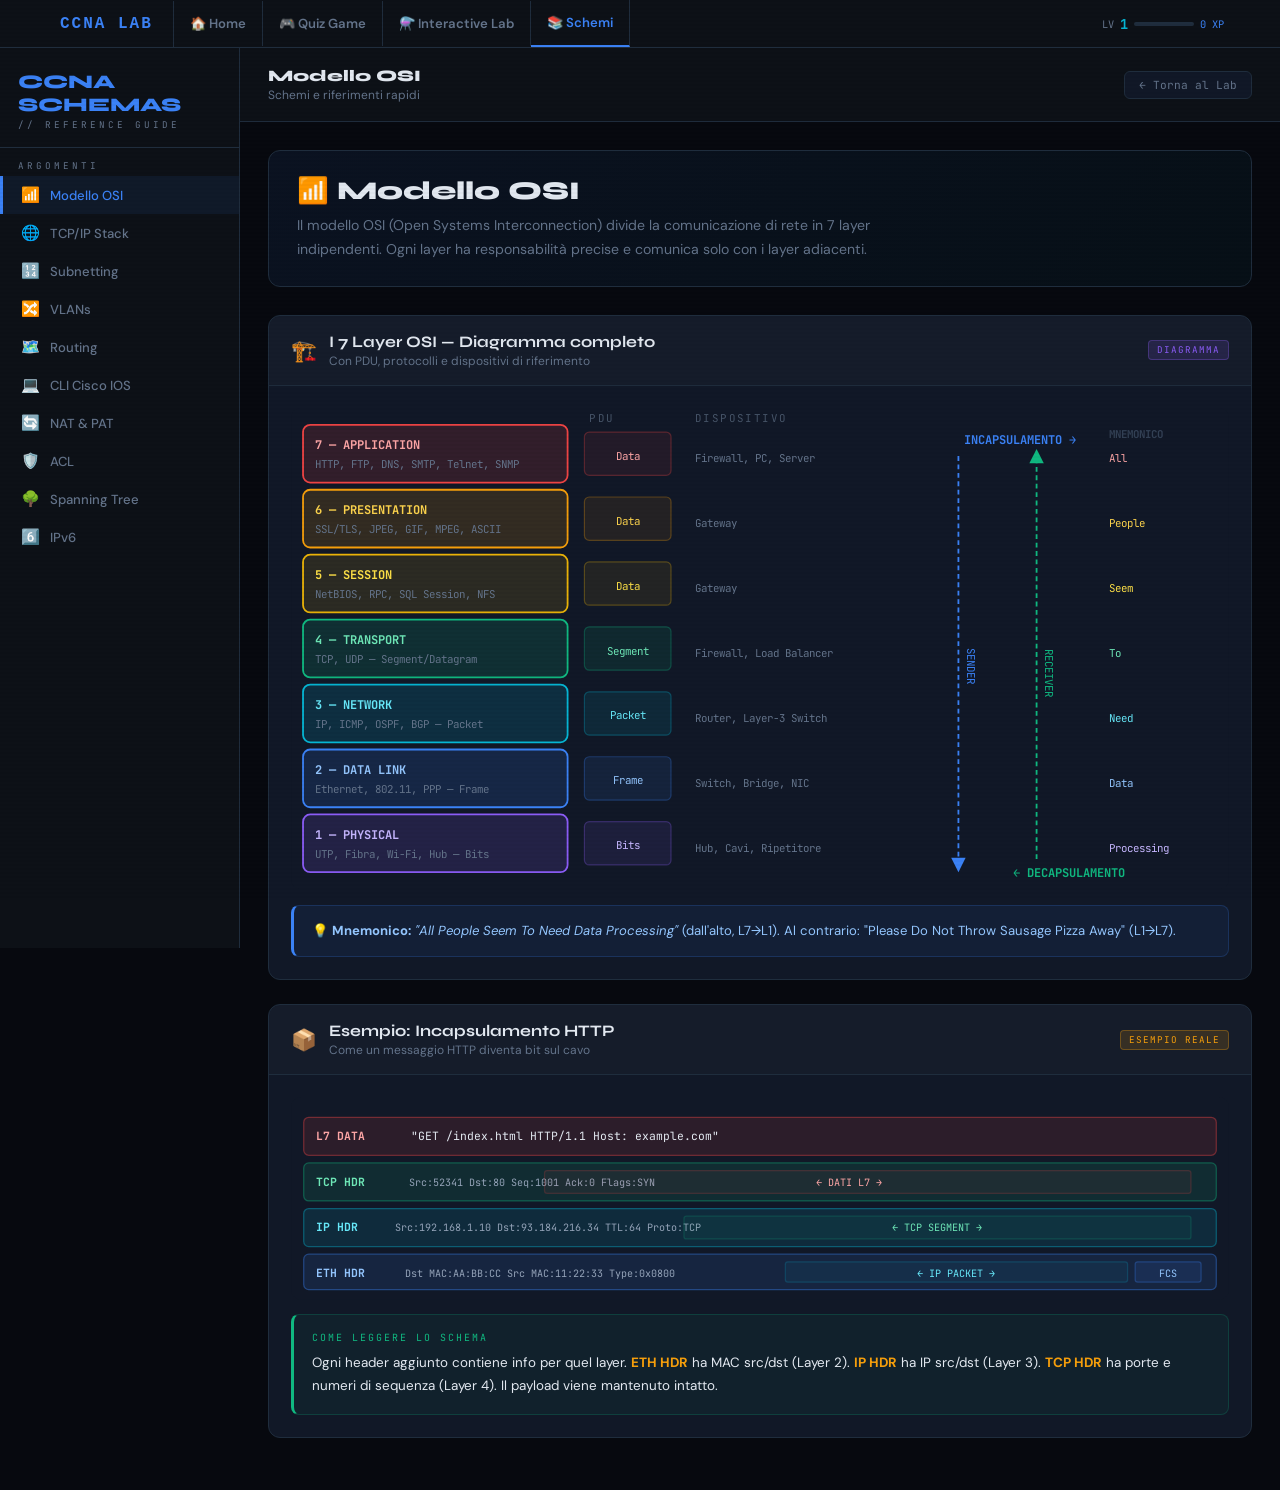
<file: ccna-schemas (1).html>
<!DOCTYPE html>
<html lang="it">
<head>
<meta charset="UTF-8">
<meta name="viewport" content="width=device-width, initial-scale=1.0">
<title>CCNA Schemas — Reference</title>
<style>
@import url('https://fonts.googleapis.com/css2?family=JetBrains+Mono:wght@400;700&family=Syne:wght@700;800&family=DM+Sans:wght@400;500;600&display=swap');

:root {
  --bg: #07090f;
  --surface: #0d1117;
  --panel: #111827;
  --border: #1f2d3d;
  --accent: #3b82f6;
  --cyan: #06b6d4;
  --green: #10b981;
  --orange: #f59e0b;
  --red: #ef4444;
  --purple: #8b5cf6;
  --text: #e2e8f0;
  --muted: #64748b;
  --dim: #334155;
}

* { margin:0; padding:0; box-sizing:border-box; }
body {
  background: var(--bg);
  color: var(--text);
  font-family: 'DM Sans', sans-serif;
  min-height: 100vh;
}

body::before {
  content:'';
  position:fixed;
  inset:0;
  background: repeating-linear-gradient(0deg,transparent,transparent 2px,rgba(0,0,0,0.025) 2px,rgba(0,0,0,0.025) 4px);
  pointer-events:none;
  z-index:9999;
}

/* ── LAYOUT ── */
.app { display:flex; min-height:100vh; }

.sidebar {
  width:240px; min-width:240px;
  background:var(--surface);
  border-right:1px solid var(--border);
  position:sticky; top:0; height:100vh;
  overflow-y:auto;
  display:flex; flex-direction:column;
}

.sidebar-logo {
  padding:22px 18px 16px;
  border-bottom:1px solid var(--border);
}

.logo-text { font-family:'Syne',sans-serif; font-size:1.2rem; font-weight:800; color:var(--accent); }
.logo-sub  { font-family:'JetBrains Mono',monospace; font-size:0.58rem; color:var(--muted); letter-spacing:3px; margin-top:3px; }

.nav-section {
  padding:12px 18px 4px;
  font-family:'JetBrains Mono',monospace;
  font-size:0.58rem; color:var(--muted); letter-spacing:3px; text-transform:uppercase;
}

.nav-item {
  display:flex; align-items:center; gap:10px;
  padding:9px 18px; cursor:pointer;
  transition:all 0.15s;
  border-left:3px solid transparent;
  font-size:0.82rem; font-weight:500; color:var(--muted);
}
.nav-item:hover { color:var(--text); background:rgba(255,255,255,0.03); }
.nav-item.active { color:var(--accent); background:rgba(59,130,246,0.08); border-left-color:var(--accent); }
.nav-item .ni { font-size:0.95rem; min-width:18px; }

.main { flex:1; overflow-y:auto; }

.topbar {
  padding:18px 28px;
  border-bottom:1px solid var(--border);
  background:var(--surface);
  position:sticky; top:0; z-index:10;
  display:flex; align-items:center; justify-content:space-between;
}

.topbar-title { font-family:'Syne',sans-serif; font-size:1rem; font-weight:800; }
.topbar-sub   { font-size:0.75rem; color:var(--muted); margin-top:2px; }

.home-link {
  font-family:'JetBrains Mono',monospace; font-size:0.7rem;
  color:var(--muted); background:var(--panel);
  border:1px solid var(--border); padding:6px 14px; border-radius:6px;
  cursor:pointer; transition:all 0.15s; text-decoration:none;
}
.home-link:hover { color:var(--text); border-color:var(--dim); }

.content { padding:28px; }

/* ── SECTION ── */
.schema-section { display:none; }
.schema-section.active { display:block; }

.section-intro {
  background:linear-gradient(135deg,rgba(59,130,246,0.08),rgba(6,182,212,0.04));
  border:1px solid var(--border);
  border-radius:12px; padding:24px 28px; margin-bottom:28px;
}

.section-intro h1 { font-family:'Syne',sans-serif; font-size:1.6rem; font-weight:800; margin-bottom:8px; }
.section-intro p  { color:var(--muted); font-size:0.88rem; line-height:1.7; max-width:600px; }

/* Schema card */
.schema-card {
  background:var(--panel); border:1px solid var(--border);
  border-radius:12px; padding:0; margin-bottom:24px; overflow:hidden;
}

.card-header {
  padding:16px 22px;
  border-bottom:1px solid var(--border);
  display:flex; align-items:center; gap:12px;
  background:rgba(255,255,255,0.015);
}

.card-icon { font-size:1.3rem; }
.card-title { font-family:'Syne',sans-serif; font-size:1rem; font-weight:700; }
.card-subtitle { font-size:0.75rem; color:var(--muted); margin-top:2px; }

.card-tag {
  margin-left:auto;
  font-family:'JetBrains Mono',monospace; font-size:0.58rem;
  padding:3px 8px; border-radius:4px; letter-spacing:1px; text-transform:uppercase;
}

.tag-diagram  { background:rgba(139,92,246,0.15); color:var(--purple); border:1px solid rgba(139,92,246,0.3); }
.tag-table    { background:rgba(16,185,129,0.15);  color:var(--green);  border:1px solid rgba(16,185,129,0.3); }
.tag-example  { background:rgba(245,158,11,0.15);  color:var(--orange); border:1px solid rgba(245,158,11,0.3); }
.tag-formula  { background:rgba(6,182,212,0.15);   color:var(--cyan);   border:1px solid rgba(6,182,212,0.3); }
.tag-command  { background:rgba(59,130,246,0.15);  color:var(--accent); border:1px solid rgba(59,130,246,0.3); }

.card-body { padding:22px; }

/* ── SVG DIAGRAMS ── */
svg { max-width:100%; height:auto; display:block; }

/* ── TABLES ── */
.ref-table { width:100%; border-collapse:collapse; font-size:0.82rem; }
.ref-table th {
  background:var(--surface); padding:10px 14px;
  text-align:left; font-family:'JetBrains Mono',monospace;
  font-size:0.65rem; color:var(--muted); letter-spacing:2px;
  border-bottom:2px solid var(--border);
}
.ref-table td { padding:10px 14px; border-bottom:1px solid var(--border); vertical-align:top; line-height:1.5; }
.ref-table tr:last-child td { border-bottom:none; }
.ref-table tr:hover td { background:rgba(255,255,255,0.02); }

.cell-mono { font-family:'JetBrains Mono',monospace; font-size:0.78rem; color:var(--cyan); }
.cell-green { font-family:'JetBrains Mono',monospace; color:var(--green); }
.cell-orange { font-family:'JetBrains Mono',monospace; color:var(--orange); }
.cell-accent { color:var(--accent); font-weight:600; }

/* ── CODE BLOCKS ── */
.code-block {
  background:#020408; border:1px solid var(--border); border-radius:8px;
  padding:16px 18px; font-family:'JetBrains Mono',monospace;
  font-size:0.78rem; line-height:1.9; overflow-x:auto;
}

.c-comment { color:var(--muted); }
.c-prompt  { color:var(--green); }
.c-cmd     { color:var(--text); }
.c-out     { color:#94a3b8; }
.c-key     { color:var(--cyan); }
.c-val     { color:var(--orange); }
.c-ok      { color:var(--green); }
.c-err     { color:var(--red); }

/* ── FORMULA BOXES ── */
.formula-grid { display:grid; grid-template-columns:repeat(auto-fill,minmax(220px,1fr)); gap:14px; }
.formula-box {
  background:var(--surface); border:1px solid var(--border); border-radius:8px; padding:16px;
}
.formula-label { font-family:'JetBrains Mono',monospace; font-size:0.62rem; color:var(--muted); letter-spacing:2px; margin-bottom:8px; text-transform:uppercase; }
.formula-val   { font-family:'JetBrains Mono',monospace; font-size:1rem; color:var(--cyan); font-weight:700; }
.formula-sub   { font-size:0.75rem; color:var(--muted); margin-top:4px; line-height:1.5; }

/* ── 2-COL ── */
.two-col { display:grid; grid-template-columns:1fr 1fr; gap:20px; }
@media(max-width:700px){ .two-col { grid-template-columns:1fr; } }

/* ── EXAMPLE BLOCK ── */
.example-block {
  background:rgba(16,185,129,0.06); border:1px solid rgba(16,185,129,0.2);
  border-left:3px solid var(--green); border-radius:8px; padding:16px 18px;
  margin-top:14px;
}
.example-label { font-family:'JetBrains Mono',monospace; font-size:0.62rem; color:var(--green); letter-spacing:2px; margin-bottom:8px; text-transform:uppercase; }
.example-text  { font-size:0.84rem; line-height:1.7; color:var(--text); }
.example-text strong { color:var(--orange); }

/* note */
.note-block {
  background:rgba(59,130,246,0.07); border:1px solid rgba(59,130,246,0.2);
  border-left:3px solid var(--accent); border-radius:8px; padding:14px 18px; margin-top:14px;
  font-size:0.82rem; line-height:1.7; color:#93c5fd;
}

/* ── RESPONSIVE ── */
@media(max-width:768px){
  .sidebar { display:none; }
  .content { padding:16px; }
}
</style>
</head>
<body>
<nav style="background:#0d1117;border-bottom:1px solid #1f2d3d;padding:0;position:sticky;top:0;z-index:100">
  <div style="max-width:1200px;margin:0 auto;display:flex;align-items:center;flex-wrap:wrap">
    <a href="index.html" style="font-family:'Orbitron',monospace;font-size:1rem;font-weight:900;color:#3b82f6;padding:14px 20px;text-decoration:none;letter-spacing:2px;border-right:1px solid #1f2d3d">CCNA LAB</a>
    <a href="index.html" style="display:inline-flex;align-items:center;padding:14px 16px;font-size:0.82rem;font-weight:600;color:#64748b;text-decoration:none;border-right:1px solid #1f2d3d;transition:color .15s" onmouseover="this.style.color='#e2e8f0'" onmouseout="this.style.color='#64748b'">🏠 Home</a>
    <a href="ccna-game.html" style="display:inline-flex;align-items:center;padding:14px 16px;font-size:0.82rem;font-weight:600;color:#64748b;text-decoration:none;border-right:1px solid #1f2d3d;transition:color .15s" onmouseover="this.style.color='#e2e8f0'" onmouseout="this.style.color='#64748b'">🎮 Quiz Game</a>
    <a href="index.html" style="display:inline-flex;align-items:center;padding:14px 16px;font-size:0.82rem;font-weight:600;color:#64748b;text-decoration:none;border-right:1px solid #1f2d3d;transition:color .15s" onmouseover="this.style.color='#e2e8f0'" onmouseout="this.style.color='#64748b'">⚗️ Interactive Lab</a>
    <a href="ccna-schemas.html" style="display:inline-flex;align-items:center;padding:14px 16px;font-size:0.82rem;font-weight:600;color:#3b82f6;text-decoration:none;border-right:1px solid #1f2d3d;border-bottom:2px solid #3b82f6">📚 Schemi</a>
    <div style="margin-left:auto;display:flex;align-items:center;gap:6px;padding:8px 16px">
      <span style="font-family:'JetBrains Mono',monospace;font-size:0.65rem;color:#64748b">LV</span>
      <span style="font-family:'JetBrains Mono',monospace;font-size:0.85rem;font-weight:700;color:#06b6d4" id="nav-lv">1</span>
      <div style="width:60px;height:4px;background:#1f2d3d;border-radius:2px;overflow:hidden"><div style="height:100%;background:#3b82f6;border-radius:2px;transition:width .4s" id="nav-bar"></div></div>
      <span style="font-family:'JetBrains Mono',monospace;font-size:0.65rem;color:#3b82f6" id="nav-pts">0 XP</span>
    </div>
  </div>
</nav>

<div class="app">

<!-- SIDEBAR -->
<nav class="sidebar">
  <div class="sidebar-logo">
    <div class="logo-text">CCNA SCHEMAS</div>
    <div class="logo-sub">// REFERENCE GUIDE</div>
  </div>
  <div class="nav-section">Argomenti</div>
  <div class="nav-item active" onclick="showSection('osi')"><span class="ni">📶</span> Modello OSI</div>
  <div class="nav-item" onclick="showSection('tcpip')"><span class="ni">🌐</span> TCP/IP Stack</div>
  <div class="nav-item" onclick="showSection('subnet')"><span class="ni">🔢</span> Subnetting</div>
  <div class="nav-item" onclick="showSection('vlan')"><span class="ni">🔀</span> VLANs</div>
  <div class="nav-item" onclick="showSection('routing')"><span class="ni">🗺️</span> Routing</div>
  <div class="nav-item" onclick="showSection('cli')"><span class="ni">💻</span> CLI Cisco IOS</div>
  <div class="nav-item" onclick="showSection('nat')"><span class="ni">🔄</span> NAT & PAT</div>
  <div class="nav-item" onclick="showSection('acl')"><span class="ni">🛡️</span> ACL</div>
  <div class="nav-item" onclick="showSection('spanning')"><span class="ni">🌳</span> Spanning Tree</div>
  <div class="nav-item" onclick="showSection('ipv6')"><span class="ni">6️⃣</span> IPv6</div>
</nav>

<!-- MAIN -->
<div class="main">
  <div class="topbar">
    <div>
      <div class="topbar-title" id="topbar-title">Modello OSI</div>
      <div class="topbar-sub">Schemi e riferimenti rapidi</div>
    </div>
    <a class="home-link" href="ccna-interactive.html">← Torna al Lab</a>
  </div>

  <div class="content">

<!-- ══════════════════════════════════════
     OSI MODEL
══════════════════════════════════════ -->
<div class="schema-section active" id="sec-osi">
  <div class="section-intro">
    <h1>📶 Modello OSI</h1>
    <p>Il modello OSI (Open Systems Interconnection) divide la comunicazione di rete in 7 layer indipendenti. Ogni layer ha responsabilità precise e comunica solo con i layer adiacenti.</p>
  </div>

  <!-- STACK DIAGRAM -->
  <div class="schema-card">
    <div class="card-header">
      <span class="card-icon">🏗️</span>
      <div><div class="card-title">I 7 Layer OSI — Diagramma completo</div><div class="card-subtitle">Con PDU, protocolli e dispositivi di riferimento</div></div>
      <span class="card-tag tag-diagram">DIAGRAMMA</span>
    </div>
    <div class="card-body">
      <svg viewBox="0 0 780 400" xmlns="http://www.w3.org/2000/svg" style="font-family:'JetBrains Mono',monospace">
        <!-- Background -->
        <rect width="780" height="400" fill="#111827" rx="8"/>
        <!-- Layer blocks -->
        <!-- L7 Application -->
        <rect x="10" y="14" width="220" height="48" rx="6" fill="rgba(239,68,68,0.15)" stroke="#ef4444" stroke-width="1.5"/>
        <text x="20" y="34" fill="#fca5a5" font-size="10" font-weight="700">7 — APPLICATION</text>
        <text x="20" y="50" fill="#64748b" font-size="9">HTTP, FTP, DNS, SMTP, Telnet, SNMP</text>
        <!-- L6 Presentation -->
        <rect x="10" y="68" width="220" height="48" rx="6" fill="rgba(245,158,11,0.15)" stroke="#f59e0b" stroke-width="1.5"/>
        <text x="20" y="88" fill="#fcd34d" font-size="10" font-weight="700">6 — PRESENTATION</text>
        <text x="20" y="104" fill="#64748b" font-size="9">SSL/TLS, JPEG, GIF, MPEG, ASCII</text>
        <!-- L5 Session -->
        <rect x="10" y="122" width="220" height="48" rx="6" fill="rgba(234,179,8,0.12)" stroke="#eab308" stroke-width="1.5"/>
        <text x="20" y="142" fill="#fde047" font-size="10" font-weight="700">5 — SESSION</text>
        <text x="20" y="158" fill="#64748b" font-size="9">NetBIOS, RPC, SQL Session, NFS</text>
        <!-- L4 Transport -->
        <rect x="10" y="176" width="220" height="48" rx="6" fill="rgba(16,185,129,0.15)" stroke="#10b981" stroke-width="1.5"/>
        <text x="20" y="196" fill="#6ee7b7" font-size="10" font-weight="700">4 — TRANSPORT</text>
        <text x="20" y="212" fill="#64748b" font-size="9">TCP, UDP — Segment/Datagram</text>
        <!-- L3 Network -->
        <rect x="10" y="230" width="220" height="48" rx="6" fill="rgba(6,182,212,0.15)" stroke="#06b6d4" stroke-width="1.5"/>
        <text x="20" y="250" fill="#67e8f9" font-size="10" font-weight="700">3 — NETWORK</text>
        <text x="20" y="266" fill="#64748b" font-size="9">IP, ICMP, OSPF, BGP — Packet</text>
        <!-- L2 Data Link -->
        <rect x="10" y="284" width="220" height="48" rx="6" fill="rgba(59,130,246,0.15)" stroke="#3b82f6" stroke-width="1.5"/>
        <text x="20" y="304" fill="#93c5fd" font-size="10" font-weight="700">2 — DATA LINK</text>
        <text x="20" y="320" fill="#64748b" font-size="9">Ethernet, 802.11, PPP — Frame</text>
        <!-- L1 Physical -->
        <rect x="10" y="338" width="220" height="48" rx="6" fill="rgba(139,92,246,0.15)" stroke="#8b5cf6" stroke-width="1.5"/>
        <text x="20" y="358" fill="#c4b5fd" font-size="10" font-weight="700">1 — PHYSICAL</text>
        <text x="20" y="374" fill="#64748b" font-size="9">UTP, Fibra, Wi-Fi, Hub — Bits</text>

        <!-- PDU column -->
        <text x="248" y="12" fill="#475569" font-size="9" letter-spacing="2">PDU</text>
        <rect x="244" y="20" width="72" height="36" rx="4" fill="rgba(239,68,68,0.08)" stroke="rgba(239,68,68,0.3)" stroke-width="1"/>
        <text x="280" y="43" fill="#fca5a5" font-size="9" text-anchor="middle">Data</text>
        <rect x="244" y="74" width="72" height="36" rx="4" fill="rgba(245,158,11,0.08)" stroke="rgba(245,158,11,0.3)" stroke-width="1"/>
        <text x="280" y="97" fill="#fcd34d" font-size="9" text-anchor="middle">Data</text>
        <rect x="244" y="128" width="72" height="36" rx="4" fill="rgba(234,179,8,0.08)" stroke="rgba(234,179,8,0.3)" stroke-width="1"/>
        <text x="280" y="151" fill="#fde047" font-size="9" text-anchor="middle">Data</text>
        <rect x="244" y="182" width="72" height="36" rx="4" fill="rgba(16,185,129,0.1)" stroke="rgba(16,185,129,0.3)" stroke-width="1"/>
        <text x="280" y="205" fill="#6ee7b7" font-size="9" text-anchor="middle">Segment</text>
        <rect x="244" y="236" width="72" height="36" rx="4" fill="rgba(6,182,212,0.1)" stroke="rgba(6,182,212,0.3)" stroke-width="1"/>
        <text x="280" y="259" fill="#67e8f9" font-size="9" text-anchor="middle">Packet</text>
        <rect x="244" y="290" width="72" height="36" rx="4" fill="rgba(59,130,246,0.1)" stroke="rgba(59,130,246,0.3)" stroke-width="1"/>
        <text x="280" y="313" fill="#93c5fd" font-size="9" text-anchor="middle">Frame</text>
        <rect x="244" y="344" width="72" height="36" rx="4" fill="rgba(139,92,246,0.1)" stroke="rgba(139,92,246,0.3)" stroke-width="1"/>
        <text x="280" y="367" fill="#c4b5fd" font-size="9" text-anchor="middle">Bits</text>

        <!-- DEVICE column -->
        <text x="336" y="12" fill="#475569" font-size="9" letter-spacing="2">DISPOSITIVO</text>
        <text x="336" y="45" fill="#64748b" font-size="9">Firewall, PC, Server</text>
        <text x="336" y="99" fill="#64748b" font-size="9">Gateway</text>
        <text x="336" y="153" fill="#64748b" font-size="9">Gateway</text>
        <text x="336" y="207" fill="#64748b" font-size="9">Firewall, Load Balancer</text>
        <text x="336" y="261" fill="#64748b" font-size="9">Router, Layer-3 Switch</text>
        <text x="336" y="315" fill="#64748b" font-size="9">Switch, Bridge, NIC</text>
        <text x="336" y="369" fill="#64748b" font-size="9">Hub, Cavi, Ripetitore</text>

        <!-- Arrows encapsulation -->
        <text x="560" y="30" fill="#3b82f6" font-size="10" font-weight="700">INCAPSULAMENTO →</text>
        <!-- arrow down -->
        <line x1="555" y1="40" x2="555" y2="380" stroke="#3b82f6" stroke-width="1.5" stroke-dasharray="4,3"/>
        <polygon points="549,374 555,386 561,374" fill="#3b82f6"/>
        <text x="562" y="200" fill="#3b82f6" font-size="9" transform="rotate(90,562,200)">SENDER</text>

        <text x="600" y="390" fill="#10b981" font-size="10" font-weight="700">← DECAPSULAMENTO</text>
        <line x1="620" y1="375" x2="620" y2="40" stroke="#10b981" stroke-width="1.5" stroke-dasharray="4,3"/>
        <polygon points="614,46 620,34 626,46" fill="#10b981"/>
        <text x="627" y="200" fill="#10b981" font-size="9" transform="rotate(90,627,200)">RECEIVER</text>

        <!-- Mnemonics -->
        <text x="680" y="25" fill="#334155" font-size="9" font-weight="700">MNEMONICO</text>
        <text x="680" y="45" fill="#fca5a5" font-size="9">All</text>
        <text x="680" y="99" fill="#fcd34d" font-size="9">People</text>
        <text x="680" y="153" fill="#fde047" font-size="9">Seem</text>
        <text x="680" y="207" fill="#6ee7b7" font-size="9">To</text>
        <text x="680" y="261" fill="#67e8f9" font-size="9">Need</text>
        <text x="680" y="315" fill="#93c5fd" font-size="9">Data</text>
        <text x="680" y="369" fill="#c4b5fd" font-size="9">Processing</text>
      </svg>

      <div class="note-block" style="margin-top:16px">
        💡 <strong>Mnemonico:</strong> <em>"All People Seem To Need Data Processing"</em> (dall'alto, L7→L1). Al contrario: "Please Do Not Throw Sausage Pizza Away" (L1→L7).
      </div>
    </div>
  </div>

  <!-- ENCAPSULATION EXAMPLE -->
  <div class="schema-card">
    <div class="card-header">
      <span class="card-icon">📦</span>
      <div><div class="card-title">Esempio: Incapsulamento HTTP</div><div class="card-subtitle">Come un messaggio HTTP diventa bit sul cavo</div></div>
      <span class="card-tag tag-example">ESEMPIO REALE</span>
    </div>
    <div class="card-body">
      <svg viewBox="0 0 740 160" xmlns="http://www.w3.org/2000/svg" style="font-family:'JetBrains Mono',monospace">
        <rect width="740" height="160" fill="#111827" rx="8"/>
        <!-- L7 -->
        <rect x="10" y="16" width="720" height="30" rx="4" fill="rgba(239,68,68,0.12)" stroke="rgba(239,68,68,0.4)" stroke-width="1"/>
        <text x="20" y="34" fill="#fca5a5" font-size="9" font-weight="700">L7 DATA</text>
        <text x="95" y="34" fill="#e2e8f0" font-size="9">"GET /index.html HTTP/1.1  Host: example.com"</text>
        <!-- L4 -->
        <rect x="10" y="52" width="720" height="30" rx="4" fill="rgba(16,185,129,0.12)" stroke="rgba(16,185,129,0.4)" stroke-width="1"/>
        <text x="20" y="70" fill="#6ee7b7" font-size="9" font-weight="700">TCP HDR</text>
        <text x="93" y="70" fill="#94a3b8" font-size="8">Src:52341 Dst:80 Seq:1001 Ack:0 Flags:SYN</text>
        <rect x="200" y="58" width="510" height="18" rx="2" fill="rgba(239,68,68,0.06)" stroke="rgba(239,68,68,0.2)" stroke-width="1"/>
        <text x="440" y="70" fill="#fca5a5" font-size="8" text-anchor="middle">← DATI L7 →</text>
        <!-- L3 -->
        <rect x="10" y="88" width="720" height="30" rx="4" fill="rgba(6,182,212,0.12)" stroke="rgba(6,182,212,0.4)" stroke-width="1"/>
        <text x="20" y="106" fill="#67e8f9" font-size="9" font-weight="700">IP HDR</text>
        <text x="82" y="106" fill="#94a3b8" font-size="8">Src:192.168.1.10  Dst:93.184.216.34  TTL:64  Proto:TCP</text>
        <rect x="310" y="94" width="400" height="18" rx="2" fill="rgba(16,185,129,0.06)" stroke="rgba(16,185,129,0.2)" stroke-width="1"/>
        <text x="510" y="106" fill="#6ee7b7" font-size="8" text-anchor="middle">← TCP SEGMENT →</text>
        <!-- L2 -->
        <rect x="10" y="124" width="720" height="28" rx="4" fill="rgba(59,130,246,0.12)" stroke="rgba(59,130,246,0.4)" stroke-width="1"/>
        <text x="20" y="142" fill="#93c5fd" font-size="9" font-weight="700">ETH HDR</text>
        <text x="90" y="142" fill="#94a3b8" font-size="8">Dst MAC:AA:BB:CC  Src MAC:11:22:33  Type:0x0800</text>
        <rect x="390" y="130" width="270" height="16" rx="2" fill="rgba(6,182,212,0.06)" stroke="rgba(6,182,212,0.2)" stroke-width="1"/>
        <text x="525" y="142" fill="#67e8f9" font-size="8" text-anchor="middle">← IP PACKET →</text>
        <rect x="666" y="130" width="52" height="16" rx="2" fill="rgba(59,130,246,0.1)" stroke="rgba(59,130,246,0.3)" stroke-width="1"/>
        <text x="692" y="142" fill="#93c5fd" font-size="8" text-anchor="middle">FCS</text>
      </svg>
      <div class="example-block">
        <div class="example-label">Come leggere lo schema</div>
        <div class="example-text">Ogni header aggiunto contiene info per quel layer. <strong>ETH HDR</strong> ha MAC src/dst (Layer 2). <strong>IP HDR</strong> ha IP src/dst (Layer 3). <strong>TCP HDR</strong> ha porte e numeri di sequenza (Layer 4). Il payload viene mantenuto intatto.</div>
      </div>
    </div>
  </div>
</div>

<!-- ══════════════════════════════════════
     TCP/IP STACK
══════════════════════════════════════ -->
<div class="schema-section" id="sec-tcpip">
  <div class="section-intro">
    <h1>🌐 TCP/IP Stack</h1>
    <p>Il modello TCP/IP ha 4 layer (o 5 nella versione estesa). È il modello reale usato su Internet, una semplificazione pratica dell'OSI.</p>
  </div>

  <div class="schema-card">
    <div class="card-header"><span class="card-icon">⚖️</span>
      <div><div class="card-title">OSI vs TCP/IP — Confronto</div><div class="card-subtitle">Mappatura dei layer nei due modelli</div></div>
      <span class="card-tag tag-table">TABELLA</span>
    </div>
    <div class="card-body">
      <table class="ref-table">
        <tr><th>LAYER OSI</th><th>LAYER TCP/IP</th><th>PROTOCOLLI</th><th>NOTE</th></tr>
        <tr><td class="cell-accent">7 Application<br>6 Presentation<br>5 Session</td><td class="cell-green">Application</td><td class="cell-mono">HTTP, FTP, DNS, SMTP, Telnet, SSH</td><td style="color:var(--muted);font-size:0.78rem">Nel TCP/IP i primi 3 layer OSI collassano in uno solo</td></tr>
        <tr><td class="cell-accent">4 Transport</td><td class="cell-green">Transport</td><td class="cell-mono">TCP, UDP</td><td style="color:var(--muted);font-size:0.78rem">Uguale in entrambi i modelli</td></tr>
        <tr><td class="cell-accent">3 Network</td><td class="cell-green">Internet</td><td class="cell-mono">IP, ICMP, ARP, OSPF, BGP</td><td style="color:var(--muted);font-size:0.78rem">Chiamato "Internet" nel TCP/IP</td></tr>
        <tr><td class="cell-accent">2 Data Link<br>1 Physical</td><td class="cell-green">Network Access</td><td class="cell-mono">Ethernet, Wi-Fi, PPP</td><td style="color:var(--muted);font-size:0.78rem">Hardware + driver NIC</td></tr>
      </table>
    </div>
  </div>

  <div class="schema-card">
    <div class="card-header"><span class="card-icon">🔌</span>
      <div><div class="card-title">TCP vs UDP — Confronto dettagliato</div></div>
      <span class="card-tag tag-table">TABELLA</span>
    </div>
    <div class="card-body">
      <table class="ref-table">
        <tr><th>CARATTERISTICA</th><th style="color:#67e8f9">TCP</th><th style="color:#fcd34d">UDP</th></tr>
        <tr><td>Connessione</td><td class="cell-mono" style="color:var(--cyan)">Connection-oriented (3-way handshake)</td><td class="cell-mono" style="color:var(--orange)">Connectionless</td></tr>
        <tr><td>Affidabilità</td><td style="color:var(--cyan)">✓ Acknowledgment, ritrasmissione</td><td style="color:var(--orange)">✗ Best effort, nessuna garanzia</td></tr>
        <tr><td>Ordine pacchetti</td><td style="color:var(--cyan)">✓ Numeri di sequenza</td><td style="color:var(--orange)">✗ Non garantito</td></tr>
        <tr><td>Velocità</td><td style="color:var(--orange)">Più lento (overhead)</td><td style="color:var(--green)">Più veloce (no overhead)</td></tr>
        <tr><td>Usi tipici</td><td class="cell-mono" style="color:var(--cyan)">HTTP, FTP, SSH, Email</td><td class="cell-mono" style="color:var(--orange)">DNS, VoIP, Video streaming, DHCP</td></tr>
        <tr><td>3-Way Handshake</td><td style="color:var(--cyan)">SYN → SYN-ACK → ACK</td><td style="color:var(--muted)">Non applicabile</td></tr>
      </table>
      <div class="example-block">
        <div class="example-label">Esempio concreto</div>
        <div class="example-text">Quando apri una pagina web, il browser usa <strong>TCP porta 80</strong> (o 443 HTTPS). Ogni pacchetto viene confermato. Quando fai una query DNS, il resolver usa <strong>UDP porta 53</strong> — è una domanda/risposta singola, non serve connessione.</div>
      </div>
    </div>
  </div>

  <div class="schema-card">
    <div class="card-header"><span class="card-icon">🤝</span>
      <div><div class="card-title">TCP 3-Way Handshake</div></div>
      <span class="card-tag tag-diagram">DIAGRAMMA</span>
    </div>
    <div class="card-body">
      <svg viewBox="0 0 600 200" xmlns="http://www.w3.org/2000/svg" style="font-family:'JetBrains Mono',monospace">
        <rect width="600" height="200" fill="#111827" rx="8"/>
        <rect x="20" y="20" width="80" height="30" rx="4" fill="rgba(59,130,246,0.15)" stroke="#3b82f6" stroke-width="1.5"/>
        <text x="60" y="40" fill="#93c5fd" font-size="10" text-anchor="middle" font-weight="700">CLIENT</text>
        <rect x="500" y="20" width="80" height="30" rx="4" fill="rgba(16,185,129,0.15)" stroke="#10b981" stroke-width="1.5"/>
        <text x="540" y="40" fill="#6ee7b7" font-size="10" text-anchor="middle" font-weight="700">SERVER</text>
        <line x1="60" y1="50" x2="60" y2="190" stroke="#1f2d3d" stroke-width="1.5" stroke-dasharray="4,3"/>
        <line x1="540" y1="50" x2="540" y2="190" stroke="#1f2d3d" stroke-width="1.5" stroke-dasharray="4,3"/>
        <!-- SYN -->
        <line x1="65" y1="80" x2="530" y2="100" stroke="#3b82f6" stroke-width="2"/>
        <polygon points="525,95 535,103 522,107" fill="#3b82f6"/>
        <text x="290" y="82" fill="#3b82f6" font-size="9" text-anchor="middle" font-weight="700">SYN  seq=1000</text>
        <!-- SYN-ACK -->
        <line x1="535" y1="110" x2="70" y2="130" stroke="#10b981" stroke-width="2"/>
        <polygon points="75,125 65,133 78,137" fill="#10b981"/>
        <text x="290" y="112" fill="#10b981" font-size="9" text-anchor="middle" font-weight="700">SYN-ACK  seq=5000 ack=1001</text>
        <!-- ACK -->
        <line x1="65" y1="140" x2="530" y2="160" stroke="#f59e0b" stroke-width="2"/>
        <polygon points="525,155 535,163 522,167" fill="#f59e0b"/>
        <text x="290" y="142" fill="#f59e0b" font-size="9" text-anchor="middle" font-weight="700">ACK  ack=5001</text>
        <text x="290" y="185" fill="#475569" font-size="9" text-anchor="middle">✓ Connessione stabilita — dati possono fluire</text>
      </svg>
    </div>
  </div>
</div>

<!-- ══════════════════════════════════════
     SUBNETTING
══════════════════════════════════════ -->
<div class="schema-section" id="sec-subnet">
  <div class="section-intro">
    <h1>🔢 IP Addressing & Subnetting</h1>
    <p>Subnetting divide una rete in sottoreti più piccole. Fondamentale per gestire efficacemente lo spazio IP e la sicurezza di rete.</p>
  </div>

  <div class="schema-card">
    <div class="card-header"><span class="card-icon">📊</span>
      <div><div class="card-title">Classi IP — Tabella di riferimento</div></div>
      <span class="card-tag tag-table">TABELLA</span>
    </div>
    <div class="card-body">
      <table class="ref-table">
        <tr><th>CLASSE</th><th>RANGE PRIMO OTTETTO</th><th>MASK DEFAULT</th><th>RETI / HOST</th><th>USO</th></tr>
        <tr><td class="cell-accent">A</td><td class="cell-mono">1 — 126</td><td class="cell-mono">255.0.0.0 /8</td><td style="color:var(--muted);font-size:0.78rem">126 reti / 16M host</td><td style="font-size:0.78rem">Grandi organizzazioni</td></tr>
        <tr><td class="cell-accent">B</td><td class="cell-mono">128 — 191</td><td class="cell-mono">255.255.0.0 /16</td><td style="color:var(--muted);font-size:0.78rem">16384 reti / 65534 host</td><td style="font-size:0.78rem">Medie organizzazioni</td></tr>
        <tr><td class="cell-accent">C</td><td class="cell-mono">192 — 223</td><td class="cell-mono">255.255.255.0 /24</td><td style="color:var(--muted);font-size:0.78rem">2M reti / 254 host</td><td style="font-size:0.78rem">Piccole reti</td></tr>
        <tr><td class="cell-accent">D</td><td class="cell-mono">224 — 239</td><td class="cell-mono">—</td><td style="color:var(--muted);font-size:0.78rem">Multicast</td><td style="font-size:0.78rem">Streaming, routing</td></tr>
        <tr><td class="cell-accent">Privati A</td><td class="cell-mono">10.0.0.0</td><td class="cell-mono">/8</td><td class="cell-orange">RFC 1918</td><td style="font-size:0.78rem">LAN interne</td></tr>
        <tr><td class="cell-accent">Privati B</td><td class="cell-mono">172.16.0.0–172.31.x.x</td><td class="cell-mono">/12</td><td class="cell-orange">RFC 1918</td><td style="font-size:0.78rem">LAN interne</td></tr>
        <tr><td class="cell-accent">Privati C</td><td class="cell-mono">192.168.0.0</td><td class="cell-mono">/16</td><td class="cell-orange">RFC 1918</td><td style="font-size:0.78rem">Home/ufficio</td></tr>
      </table>
    </div>
  </div>

  <div class="schema-card">
    <div class="card-header"><span class="card-icon">🧮</span>
      <div><div class="card-title">Formule Subnetting</div></div>
      <span class="card-tag tag-formula">FORMULE</span>
    </div>
    <div class="card-body">
      <div class="formula-grid">
        <div class="formula-box">
          <div class="formula-label">Host utilizzabili</div>
          <div class="formula-val">2ʰ − 2</div>
          <div class="formula-sub">h = bit di host (32 − CIDR). Si sottraggono network e broadcast.</div>
        </div>
        <div class="formula-box">
          <div class="formula-label">Numero di subnet</div>
          <div class="formula-val">2ˢ</div>
          <div class="formula-sub">s = bit di subnet presi in prestito dalla parte host.</div>
        </div>
        <div class="formula-box">
          <div class="formula-label">Block size (passo)</div>
          <div class="formula-val">256 − valore ottetto mask</div>
          <div class="formula-sub">Es: mask 255.255.255.192 → 256−192=64. Subnet ogni 64.</div>
        </div>
        <div class="formula-box">
          <div class="formula-label">Broadcast</div>
          <div class="formula-val">Network + Block − 1</div>
          <div class="formula-sub">Es: 192.168.1.64/26 → broadcast = 64+64−1 = 127</div>
        </div>
      </div>
    </div>
  </div>

  <div class="schema-card">
    <div class="card-header"><span class="card-icon">📐</span>
      <div><div class="card-title">Esempio: Subnetting /26 su rete /24</div><div class="card-subtitle">Dividiamo 192.168.1.0/24 in 4 subnet /26</div></div>
      <span class="card-tag tag-example">ESEMPIO</span>
    </div>
    <div class="card-body">
      <table class="ref-table">
        <tr><th>SUBNET #</th><th>NETWORK</th><th>PRIMO HOST</th><th>ULTIMO HOST</th><th>BROADCAST</th><th>HOST</th></tr>
        <tr><td class="cell-accent">1</td><td class="cell-mono">192.168.1.0/26</td><td class="cell-green">192.168.1.1</td><td class="cell-green">192.168.1.62</td><td class="cell-orange">192.168.1.63</td><td class="cell-mono">62</td></tr>
        <tr><td class="cell-accent">2</td><td class="cell-mono">192.168.1.64/26</td><td class="cell-green">192.168.1.65</td><td class="cell-green">192.168.1.126</td><td class="cell-orange">192.168.1.127</td><td class="cell-mono">62</td></tr>
        <tr><td class="cell-accent">3</td><td class="cell-mono">192.168.1.128/26</td><td class="cell-green">192.168.1.129</td><td class="cell-green">192.168.1.190</td><td class="cell-orange">192.168.1.191</td><td class="cell-mono">62</td></tr>
        <tr><td class="cell-accent">4</td><td class="cell-mono">192.168.1.192/26</td><td class="cell-green">192.168.1.193</td><td class="cell-green">192.168.1.254</td><td class="cell-orange">192.168.1.255</td><td class="cell-mono">62</td></tr>
      </table>
      <div class="note-block">💡 /26 = 26 bit di rete, 6 bit di host → 2⁶−2 = <strong>62 host</strong> per subnet. Block size = 256−192 = 64.</div>
    </div>
  </div>

  <div class="schema-card">
    <div class="card-header"><span class="card-icon">📋</span>
      <div><div class="card-title">Cheat Sheet CIDR</div></div>
      <span class="card-tag tag-table">REFERENCE</span>
    </div>
    <div class="card-body">
      <table class="ref-table">
        <tr><th>CIDR</th><th>SUBNET MASK</th><th>HOST USABILI</th><th>SUBNET DA /24</th></tr>
        <tr><td class="cell-mono">/24</td><td class="cell-mono">255.255.255.0</td><td class="cell-green">254</td><td class="cell-orange">1</td></tr>
        <tr><td class="cell-mono">/25</td><td class="cell-mono">255.255.255.128</td><td class="cell-green">126</td><td class="cell-orange">2</td></tr>
        <tr><td class="cell-mono">/26</td><td class="cell-mono">255.255.255.192</td><td class="cell-green">62</td><td class="cell-orange">4</td></tr>
        <tr><td class="cell-mono">/27</td><td class="cell-mono">255.255.255.224</td><td class="cell-green">30</td><td class="cell-orange">8</td></tr>
        <tr><td class="cell-mono">/28</td><td class="cell-mono">255.255.255.240</td><td class="cell-green">14</td><td class="cell-orange">16</td></tr>
        <tr><td class="cell-mono">/29</td><td class="cell-mono">255.255.255.248</td><td class="cell-green">6</td><td class="cell-orange">32</td></tr>
        <tr><td class="cell-mono">/30</td><td class="cell-mono">255.255.255.252</td><td class="cell-green">2</td><td class="cell-orange">64</td></tr>
        <tr><td class="cell-mono">/31</td><td class="cell-mono">255.255.255.254</td><td class="cell-green">0 (point-to-point)</td><td class="cell-orange">128</td></tr>
      </table>
    </div>
  </div>
</div>

<!-- ══════════════════════════════════════
     VLAN
══════════════════════════════════════ -->
<div class="schema-section" id="sec-vlan">
  <div class="section-intro">
    <h1>🔀 VLANs & Switching</h1>
    <p>Le VLAN separano logicamente il traffico su uno stesso switch fisico. Essenziale per sicurezza e segmentazione di rete.</p>
  </div>

  <div class="schema-card">
    <div class="card-header"><span class="card-icon">🏢</span>
      <div><div class="card-title">Esempio: Ufficio con 3 VLAN</div><div class="card-subtitle">Sales, IT, Management su uno stesso switch fisico</div></div>
      <span class="card-tag tag-diagram">DIAGRAMMA</span>
    </div>
    <div class="card-body">
      <svg viewBox="0 0 720 300" xmlns="http://www.w3.org/2000/svg" style="font-family:'JetBrains Mono',monospace">
        <rect width="720" height="300" fill="#111827" rx="8"/>
        <!-- Switch centrale -->
        <rect x="270" y="120" width="180" height="60" rx="8" fill="rgba(59,130,246,0.15)" stroke="#3b82f6" stroke-width="2"/>
        <text x="360" y="146" fill="#93c5fd" font-size="11" text-anchor="middle" font-weight="700">SWITCH</text>
        <text x="360" y="162" fill="#64748b" font-size="8" text-anchor="middle">Fa0/1-8</text>
        <!-- VLAN 10 -->
        <rect x="20" y="20" width="160" height="70" rx="6" fill="rgba(239,68,68,0.1)" stroke="rgba(239,68,68,0.4)" stroke-width="1.5"/>
        <text x="100" y="40" fill="#fca5a5" font-size="10" text-anchor="middle" font-weight="700">VLAN 10 — Sales</text>
        <text x="100" y="58" fill="#64748b" font-size="8" text-anchor="middle">💼 PC-Sales1  Fa0/1</text>
        <text x="100" y="72" fill="#64748b" font-size="8" text-anchor="middle">💼 PC-Sales2  Fa0/2</text>
        <!-- VLAN 20 -->
        <rect x="280" y="20" width="160" height="70" rx="6" fill="rgba(16,185,129,0.1)" stroke="rgba(16,185,129,0.4)" stroke-width="1.5"/>
        <text x="360" y="40" fill="#6ee7b7" font-size="10" text-anchor="middle" font-weight="700">VLAN 20 — IT</text>
        <text x="360" y="58" fill="#64748b" font-size="8" text-anchor="middle">⚙️ Server-IT  Fa0/3</text>
        <text x="360" y="72" fill="#64748b" font-size="8" text-anchor="middle">⚙️ PC-Admin   Fa0/4</text>
        <!-- VLAN 30 -->
        <rect x="540" y="20" width="160" height="70" rx="6" fill="rgba(245,158,11,0.1)" stroke="rgba(245,158,11,0.4)" stroke-width="1.5"/>
        <text x="620" y="40" fill="#fcd34d" font-size="10" text-anchor="middle" font-weight="700">VLAN 30 — Mgmt</text>
        <text x="620" y="58" fill="#64748b" font-size="8" text-anchor="middle">📡 Router     Fa0/5</text>
        <text x="620" y="72" fill="#64748b" font-size="8" text-anchor="middle">🔀 SW-Mgmt    Fa0/6</text>
        <!-- Lines VLAN10 to switch -->
        <line x1="100" y1="90" x2="280" y2="138" stroke="rgba(239,68,68,0.5)" stroke-width="1.5" stroke-dasharray="5,3"/>
        <!-- Lines VLAN20 to switch -->
        <line x1="360" y1="90" x2="360" y2="120" stroke="rgba(16,185,129,0.5)" stroke-width="1.5" stroke-dasharray="5,3"/>
        <!-- Lines VLAN30 to switch -->
        <line x1="620" y1="90" x2="450" y2="138" stroke="rgba(245,158,11,0.5)" stroke-width="1.5" stroke-dasharray="5,3"/>
        <!-- Trunk to router -->
        <line x1="360" y1="180" x2="360" y2="230" stroke="#8b5cf6" stroke-width="3"/>
        <rect x="290" y="230" width="140" height="50" rx="6" fill="rgba(139,92,246,0.15)" stroke="#8b5cf6" stroke-width="2"/>
        <text x="360" y="252" fill="#c4b5fd" font-size="10" text-anchor="middle" font-weight="700">ROUTER</text>
        <text x="360" y="268" fill="#64748b" font-size="8" text-anchor="middle">Inter-VLAN Routing</text>
        <text x="276" y="212" fill="#8b5cf6" font-size="8">TRUNK 802.1Q</text>
        <!-- Legend -->
        <rect x="20" y="240" width="240" height="50" rx="4" fill="rgba(255,255,255,0.02)" stroke="#1f2d3d" stroke-width="1"/>
        <text x="30" y="258" fill="#64748b" font-size="8">Access ports: un solo VLAN, nessun tag</text>
        <text x="30" y="272" fill="#64748b" font-size="8">Trunk port: più VLAN, tag 802.1Q aggiunto</text>
        <text x="30" y="284" fill="#64748b" font-size="8">VLAN separate = broadcast domain separati</text>
      </svg>
    </div>
  </div>

  <div class="schema-card">
    <div class="card-header"><span class="card-icon">⌨️</span>
      <div><div class="card-title">Comandi CLI: Configurazione VLAN</div></div>
      <span class="card-tag tag-command">CLI</span>
    </div>
    <div class="card-body">
      <div class="two-col">
        <div>
          <div style="font-family:'JetBrains Mono';font-size:0.65rem;color:var(--muted);letter-spacing:2px;margin-bottom:8px">CREA VLAN & ASSEGNA PORTA</div>
          <div class="code-block">
<span class="c-comment">! Entra in config mode</span>
<span class="c-prompt">SW1#</span> <span class="c-cmd">configure terminal</span>
<span class="c-comment">! Crea VLAN 10</span>
<span class="c-prompt">SW1(config)#</span> <span class="c-cmd">vlan 10</span>
<span class="c-prompt">SW1(config-vlan)#</span> <span class="c-cmd">name Sales</span>
<span class="c-prompt">SW1(config-vlan)#</span> <span class="c-cmd">exit</span>
<span class="c-comment">! Assegna porta Fa0/1 a VLAN 10</span>
<span class="c-prompt">SW1(config)#</span> <span class="c-cmd">interface Fa0/1</span>
<span class="c-prompt">SW1(config-if)#</span> <span class="c-cmd">switchport mode access</span>
<span class="c-prompt">SW1(config-if)#</span> <span class="c-cmd">switchport access vlan 10</span>
          </div>
        </div>
        <div>
          <div style="font-family:'JetBrains Mono';font-size:0.65rem;color:var(--muted);letter-spacing:2px;margin-bottom:8px">CONFIGURA TRUNK PORT</div>
          <div class="code-block">
<span class="c-comment">! Porta trunk verso router</span>
<span class="c-prompt">SW1(config)#</span> <span class="c-cmd">interface Fa0/24</span>
<span class="c-prompt">SW1(config-if)#</span> <span class="c-cmd">switchport mode trunk</span>
<span class="c-prompt">SW1(config-if)#</span> <span class="c-cmd">switchport trunk allowed vlan 10,20,30</span>
<span class="c-comment">! Verifica VLAN</span>
<span class="c-prompt">SW1#</span> <span class="c-cmd">show vlan brief</span>
<span class="c-out">VLAN  Name      Status  Ports</span>
<span class="c-out">10    Sales     active  Fa0/1, Fa0/2</span>
<span class="c-out">20    IT        active  Fa0/3, Fa0/4</span>
<span class="c-out">30    Mgmt      active  Fa0/5, Fa0/6</span>
          </div>
        </div>
      </div>
    </div>
  </div>
</div>

<!-- ══════════════════════════════════════
     ROUTING
══════════════════════════════════════ -->
<div class="schema-section" id="sec-routing">
  <div class="section-intro">
    <h1>🗺️ Routing Protocols</h1>
    <p>I protocolli di routing permettono ai router di imparare percorsi verso reti remote e scegliere il percorso migliore.</p>
  </div>

  <div class="schema-card">
    <div class="card-header"><span class="card-icon">⚖️</span>
      <div><div class="card-title">Confronto protocolli di routing</div></div>
      <span class="card-tag tag-table">TABELLA</span>
    </div>
    <div class="card-body">
      <table class="ref-table">
        <tr><th>PROTOCOLLO</th><th>TIPO</th><th>ALGORITMO</th><th>METRICA</th><th>AD</th><th>NOTA</th></tr>
        <tr><td class="cell-accent">RIP v2</td><td>Distance Vector</td><td>Bellman-Ford</td><td class="cell-mono">Hop count (max 15)</td><td class="cell-orange">120</td><td style="font-size:0.78rem;color:var(--muted)">Lento, obsoleto</td></tr>
        <tr><td class="cell-accent">OSPF</td><td>Link State</td><td>Dijkstra (SPF)</td><td class="cell-mono">Cost (100Mbps/bw)</td><td class="cell-green">110</td><td style="font-size:0.78rem;color:var(--muted)">Standard, scalabile</td></tr>
        <tr><td class="cell-accent">EIGRP</td><td>Hybrid (Cisco)</td><td>DUAL</td><td class="cell-mono">BW + Delay</td><td class="cell-green">90</td><td style="font-size:0.78rem;color:var(--muted)">Solo Cisco, veloce</td></tr>
        <tr><td class="cell-accent">BGP</td><td>Path Vector</td><td>Best Path</td><td class="cell-mono">AS Path + policy</td><td class="cell-orange">20/200</td><td style="font-size:0.78rem;color:var(--muted)">Internet routing</td></tr>
        <tr><td class="cell-accent">Static</td><td>Manuale</td><td>—</td><td class="cell-mono">—</td><td class="cell-green">1</td><td style="font-size:0.78rem;color:var(--muted)">Rotte fisse</td></tr>
        <tr><td class="cell-accent">Connected</td><td>Diretto</td><td>—</td><td class="cell-mono">—</td><td class="cell-green">0</td><td style="font-size:0.78rem;color:var(--muted)">Interfacce attive</td></tr>
      </table>
      <div class="note-block">💡 <strong>AD (Administrative Distance)</strong> = affidabilità della fonte. Valore più basso = più preferita. Se due protocolli conoscono la stessa rete, vince quello con AD più bassa.</div>
    </div>
  </div>

  <div class="schema-card">
    <div class="card-header"><span class="card-icon">⌨️</span>
      <div><div class="card-title">OSPF — Configurazione di base</div></div>
      <span class="card-tag tag-command">CLI</span>
    </div>
    <div class="card-body">
      <div class="code-block">
<span class="c-comment">! Abilita OSPF processo 1</span>
<span class="c-prompt">R1(config)#</span> <span class="c-cmd">router ospf 1</span>
<span class="c-comment">! Dichiara le reti connesse (area 0 = backbone)</span>
<span class="c-prompt">R1(config-router)#</span> <span class="c-cmd">network 192.168.1.0 0.0.0.255 area 0</span>
<span class="c-prompt">R1(config-router)#</span> <span class="c-cmd">network 10.0.0.0 0.255.255.255 area 0</span>
<span class="c-comment">! Verifica</span>
<span class="c-prompt">R1#</span> <span class="c-cmd">show ip ospf neighbor</span>
<span class="c-out">Neighbor ID  Pri  State    Interface</span>
<span class="c-out">2.2.2.2      1    FULL/-   Fa0/0</span>
<span class="c-prompt">R1#</span> <span class="c-cmd">show ip route ospf</span>
<span class="c-out">O    10.1.1.0/24 [110/2] via 192.168.1.2, 00:01:23, Fa0/0</span>
      </div>
      <div class="note-block" style="margin-top:12px">💡 La wildcard mask è l'inverso della subnet mask: /24 → 0.0.0.255. OSPF area 0 è la backbone; tutte le altre aree devono connettersi all'area 0.</div>
    </div>
  </div>
</div>

<!-- ══════════════════════════════════════
     CLI
══════════════════════════════════════ -->
<div class="schema-section" id="sec-cli">
  <div class="section-intro">
    <h1>💻 Comandi CLI Cisco IOS</h1>
    <p>Riferimento rapido ai comandi essenziali per la configurazione di router e switch Cisco.</p>
  </div>

  <div class="schema-card">
    <div class="card-header"><span class="card-icon">🗂️</span>
      <div><div class="card-title">Modi della CLI</div></div>
      <span class="card-tag tag-diagram">DIAGRAMMA</span>
    </div>
    <div class="card-body">
      <svg viewBox="0 0 700 120" xmlns="http://www.w3.org/2000/svg" style="font-family:'JetBrains Mono',monospace">
        <rect width="700" height="120" fill="#111827" rx="8"/>
        <rect x="10" y="35" width="130" height="50" rx="6" fill="rgba(139,92,246,0.12)" stroke="#8b5cf6" stroke-width="1.5"/>
        <text x="75" y="57" fill="#c4b5fd" font-size="9" text-anchor="middle" font-weight="700">USER EXEC</text>
        <text x="75" y="72" fill="#64748b" font-size="8" text-anchor="middle">Router></text>
        <text x="75" y="85" fill="#475569" font-size="7" text-anchor="middle">show, ping, traceroute</text>
        <line x1="140" y1="60" x2="178" y2="60" stroke="#475569" stroke-width="1.5"/>
        <polygon points="173,55 183,60 173,65" fill="#475569"/>
        <text x="155" y="52" fill="#475569" font-size="7">enable</text>
        <rect x="183" y="35" width="130" height="50" rx="6" fill="rgba(59,130,246,0.12)" stroke="#3b82f6" stroke-width="1.5"/>
        <text x="248" y="57" fill="#93c5fd" font-size="9" text-anchor="middle" font-weight="700">PRIVILEGED</text>
        <text x="248" y="72" fill="#64748b" font-size="8" text-anchor="middle">Router#</text>
        <text x="248" y="85" fill="#475569" font-size="7" text-anchor="middle">show run, debug, copy</text>
        <line x1="313" y1="60" x2="351" y2="60" stroke="#475569" stroke-width="1.5"/>
        <polygon points="346,55 356,60 346,65" fill="#475569"/>
        <text x="325" y="52" fill="#475569" font-size="7">conf t</text>
        <rect x="356" y="35" width="150" height="50" rx="6" fill="rgba(16,185,129,0.12)" stroke="#10b981" stroke-width="1.5"/>
        <text x="431" y="57" fill="#6ee7b7" font-size="9" text-anchor="middle" font-weight="700">GLOBAL CONFIG</text>
        <text x="431" y="72" fill="#64748b" font-size="8" text-anchor="middle">Router(config)#</text>
        <text x="431" y="85" fill="#475569" font-size="7" text-anchor="middle">hostname, ip route</text>
        <line x1="506" y1="60" x2="544" y2="60" stroke="#475569" stroke-width="1.5"/>
        <polygon points="539,55 549,60 539,65" fill="#475569"/>
        <text x="518" y="52" fill="#475569" font-size="7">int/line</text>
        <rect x="549" y="35" width="140" height="50" rx="6" fill="rgba(245,158,11,0.12)" stroke="#f59e0b" stroke-width="1.5"/>
        <text x="619" y="54" fill="#fcd34d" font-size="8" text-anchor="middle" font-weight="700">SUB-CONFIG</text>
        <text x="619" y="68" fill="#64748b" font-size="7" text-anchor="middle">(config-if)#</text>
        <text x="619" y="81" fill="#64748b" font-size="7" text-anchor="middle">(config-line)#</text>
        <text x="619" y="92" fill="#475569" font-size="7" text-anchor="middle">ip address, speed</text>
      </svg>
    </div>
  </div>

  <div class="schema-card">
    <div class="card-header"><span class="card-icon">📋</span>
      <div><div class="card-title">Comandi essenziali — Cheat Sheet</div></div>
      <span class="card-tag tag-command">CLI REFERENCE</span>
    </div>
    <div class="card-body">
      <div class="two-col">
        <div>
          <table class="ref-table">
            <tr><th colspan="2">SHOW COMMANDS</th></tr>
            <tr><td class="cell-mono">show running-config</td><td style="font-size:0.78rem;color:var(--muted)">Config corrente in RAM</td></tr>
            <tr><td class="cell-mono">show startup-config</td><td style="font-size:0.78rem;color:var(--muted)">Config salvata in NVRAM</td></tr>
            <tr><td class="cell-mono">show ip interface brief</td><td style="font-size:0.78rem;color:var(--muted)">Stato interfacce</td></tr>
            <tr><td class="cell-mono">show ip route</td><td style="font-size:0.78rem;color:var(--muted)">Routing table</td></tr>
            <tr><td class="cell-mono">show version</td><td style="font-size:0.78rem;color:var(--muted)">Info IOS e hardware</td></tr>
            <tr><td class="cell-mono">show mac-address-table</td><td style="font-size:0.78rem;color:var(--muted)">CAM table switch</td></tr>
            <tr><td class="cell-mono">show vlan brief</td><td style="font-size:0.78rem;color:var(--muted)">VLAN configurate</td></tr>
          </table>
        </div>
        <div>
          <table class="ref-table">
            <tr><th colspan="2">CONFIGURAZIONE BASE</th></tr>
            <tr><td class="cell-mono">enable secret cisco</td><td style="font-size:0.78rem;color:var(--muted)">Password privileged (cifrata)</td></tr>
            <tr><td class="cell-mono">service password-enc</td><td style="font-size:0.78rem;color:var(--muted)">Cifra tutte le pwd</td></tr>
            <tr><td class="cell-mono">no ip domain-lookup</td><td style="font-size:0.78rem;color:var(--muted)">Disabilita DNS lookup</td></tr>
            <tr><td class="cell-mono">ip route 0.0.0.0 0.0.0.0 x.x.x.x</td><td style="font-size:0.78rem;color:var(--muted)">Default route</td></tr>
            <tr><td class="cell-mono">copy run start</td><td style="font-size:0.78rem;color:var(--muted)">Salva configurazione</td></tr>
            <tr><td class="cell-mono">erase startup-config</td><td style="font-size:0.78rem;color:var(--muted)">Reset config</td></tr>
            <tr><td class="cell-mono">reload</td><td style="font-size:0.78rem;color:var(--muted)">Riavvia dispositivo</td></tr>
          </table>
        </div>
      </div>
    </div>
  </div>
</div>

<!-- ══════════════════════════════════════
     NAT
══════════════════════════════════════ -->
<div class="schema-section" id="sec-nat">
  <div class="section-intro">
    <h1>🔄 NAT & PAT</h1>
    <p>NAT traduce indirizzi IP privati in pubblici per consentire l'accesso a Internet. PAT (Port Address Translation) è la versione più comune — un solo IP pubblico per tutti.</p>
  </div>
  <div class="schema-card">
    <div class="card-header"><span class="card-icon">🔄</span>
      <div><div class="card-title">Tipi di NAT</div></div>
      <span class="card-tag tag-table">TABELLA</span>
    </div>
    <div class="card-body">
      <table class="ref-table">
        <tr><th>TIPO</th><th>DESCRIZIONE</th><th>USO</th><th>ESEMPIO</th></tr>
        <tr><td class="cell-accent">Static NAT</td><td>1 IP privato ↔ 1 IP pubblico fisso</td><td style="font-size:0.78rem">Server esposti (web, mail)</td><td class="cell-mono" style="font-size:0.78rem">10.0.0.1 → 203.0.113.10</td></tr>
        <tr><td class="cell-accent">Dynamic NAT</td><td>Pool di IP pubblici, assegnati dinamicamente</td><td style="font-size:0.78rem">Raro, pool dedicato</td><td class="cell-mono" style="font-size:0.78rem">Pool: 203.0.113.1-10</td></tr>
        <tr><td class="cell-accent">PAT / NAT Overload</td><td>Molti IP privati → 1 IP pubblico (differenziati da porta)</td><td style="font-size:0.78rem">Home, uffici — il più usato</td><td class="cell-mono" style="font-size:0.78rem">192.168.x.x → 203.0.113.1:12345</td></tr>
      </table>
    </div>
  </div>
  <div class="schema-card">
    <div class="card-header"><span class="card-icon">⌨️</span>
      <div><div class="card-title">PAT — Configurazione completa</div></div>
      <span class="card-tag tag-command">CLI</span>
    </div>
    <div class="card-body">
      <div class="code-block">
<span class="c-comment">! 1. Definisci ACL che identifica il traffico interno</span>
<span class="c-prompt">R1(config)#</span> <span class="c-cmd">access-list 1 permit 192.168.1.0 0.0.0.255</span>
<span class="c-comment">! 2. Configura PAT (overload = usa la porta)</span>
<span class="c-prompt">R1(config)#</span> <span class="c-cmd">ip nat inside source list 1 interface Gi0/1 overload</span>
<span class="c-comment">! 3. Marca interfacce</span>
<span class="c-prompt">R1(config)#</span> <span class="c-cmd">interface GigabitEthernet0/0</span>
<span class="c-prompt">R1(config-if)#</span> <span class="c-cmd">ip nat inside</span>
<span class="c-prompt">R1(config)#</span> <span class="c-cmd">interface GigabitEthernet0/1</span>
<span class="c-prompt">R1(config-if)#</span> <span class="c-cmd">ip nat outside</span>
<span class="c-comment">! Verifica</span>
<span class="c-prompt">R1#</span> <span class="c-cmd">show ip nat translations</span>
<span class="c-out">Pro  Inside local    Inside global    Outside global</span>
<span class="c-out">tcp  192.168.1.10:1025  203.0.113.1:12001  8.8.8.8:53</span>
      </div>
    </div>
  </div>
</div>

<!-- ══════════════════════════════════════
     ACL
══════════════════════════════════════ -->
<div class="schema-section" id="sec-acl">
  <div class="section-intro">
    <h1>🛡️ Access Control Lists (ACL)</h1>
    <p>Le ACL filtrano il traffico su router e switch. Ogni regola viene processata in ordine — la prima che fa match viene applicata.</p>
  </div>
  <div class="schema-card">
    <div class="card-header"><span class="card-icon">📋</span>
      <div><div class="card-title">Standard vs Extended ACL</div></div>
      <span class="card-tag tag-table">TABELLA</span>
    </div>
    <div class="card-body">
      <table class="ref-table">
        <tr><th>TIPO</th><th>NUMERO</th><th>FILTRA</th><th>POSIZIONE CONSIGLIATA</th></tr>
        <tr><td class="cell-accent">Standard</td><td class="cell-mono">1 — 99, 1300-1999</td><td>Solo IP sorgente</td><td style="font-size:0.78rem">Vicino alla destinazione</td></tr>
        <tr><td class="cell-accent">Extended</td><td class="cell-mono">100 — 199, 2000-2699</td><td>Src IP, Dst IP, Protocollo, Porta</td><td style="font-size:0.78rem">Vicino alla sorgente</td></tr>
        <tr><td class="cell-accent">Named</td><td class="cell-mono">Stringa</td><td>Come standard/extended</td><td style="font-size:0.78rem">Flessibile, più leggibile</td></tr>
      </table>
    </div>
  </div>
  <div class="schema-card">
    <div class="card-header"><span class="card-icon">⌨️</span>
      <div><div class="card-title">Esempi ACL pratici</div></div>
      <span class="card-tag tag-command">CLI</span>
    </div>
    <div class="card-body">
      <div class="two-col">
        <div>
          <div style="font-family:'JetBrains Mono';font-size:0.65rem;color:var(--muted);letter-spacing:2px;margin-bottom:8px">STANDARD — blocca rete 10.x</div>
          <div class="code-block">
<span class="c-prompt">R1(config)#</span> <span class="c-cmd">access-list 10 deny 10.0.0.0 0.255.255.255</span>
<span class="c-prompt">R1(config)#</span> <span class="c-cmd">access-list 10 permit any</span>
<span class="c-prompt">R1(config)#</span> <span class="c-cmd">interface Gi0/1</span>
<span class="c-prompt">R1(config-if)#</span> <span class="c-cmd">ip access-group 10 in</span>
          </div>
        </div>
        <div>
          <div style="font-family:'JetBrains Mono';font-size:0.65rem;color:var(--muted);letter-spacing:2px;margin-bottom:8px">EXTENDED — permetti solo HTTP</div>
          <div class="code-block">
<span class="c-prompt">R1(config)#</span> <span class="c-cmd">access-list 101 permit tcp 192.168.1.0 0.0.0.255 any eq 80</span>
<span class="c-prompt">R1(config)#</span> <span class="c-cmd">access-list 101 permit tcp 192.168.1.0 0.0.0.255 any eq 443</span>
<span class="c-prompt">R1(config)#</span> <span class="c-cmd">access-list 101 deny ip any any</span>
<span class="c-comment">! (implicit deny già esiste, ma esplicito è best practice)</span>
          </div>
        </div>
      </div>
      <div class="note-block" style="margin-top:14px">⚠️ <strong>Implicit deny:</strong> alla fine di ogni ACL c'è sempre un "deny any any" invisibile. Se non inserisci un "permit any", tutto il traffico non matchato viene bloccato!</div>
    </div>
  </div>
</div>

<!-- ══════════════════════════════════════
     SPANNING TREE
══════════════════════════════════════ -->
<div class="schema-section" id="sec-spanning">
  <div class="section-intro">
    <h1>🌳 Spanning Tree Protocol (STP)</h1>
    <p>STP previene i loop di rete in topologie con switch ridondanti. Blocca automaticamente le porte ridondanti, lasciandole in standby.</p>
  </div>
  <div class="schema-card">
    <div class="card-header"><span class="card-icon">🏆</span>
      <div><div class="card-title">Elezione Root Bridge & Port States</div></div>
      <span class="card-tag tag-table">TABELLA</span>
    </div>
    <div class="card-body">
      <div class="two-col">
        <div>
          <div style="margin-bottom:8px;font-weight:600;font-size:0.85rem">Elezione Root Bridge</div>
          <table class="ref-table">
            <tr><th>CRITERIO</th><th>DETTAGLIO</th></tr>
            <tr><td class="cell-accent">1. Bridge Priority</td><td class="cell-mono">Default 32768, vince il minore</td></tr>
            <tr><td class="cell-accent">2. MAC Address</td><td class="cell-mono">Se priority uguale, vince MAC minore</td></tr>
          </table>
        </div>
        <div>
          <div style="margin-bottom:8px;font-weight:600;font-size:0.85rem">Stati delle porte STP</div>
          <table class="ref-table">
            <tr><th>STATO</th><th>AZIONE</th></tr>
            <tr><td class="cell-accent">Blocking</td><td style="font-size:0.78rem;color:var(--muted)">Riceve BPDU, non forwarda</td></tr>
            <tr><td class="cell-accent">Listening</td><td style="font-size:0.78rem;color:var(--muted)">Processa BPDU (15s)</td></tr>
            <tr><td class="cell-accent">Learning</td><td style="font-size:0.78rem;color:var(--muted)">Impara MAC table (15s)</td></tr>
            <tr><td class="cell-accent">Forwarding</td><td style="font-size:0.78rem;color:var(--green)">Forwarda il traffico ✓</td></tr>
          </table>
        </div>
      </div>
      <div class="note-block" style="margin-top:14px">💡 <strong>RSTP (802.1w)</strong> è la versione moderna di STP — convergenza in secondi invece di ~50s. <strong>PVST+</strong> è la variante Cisco con istanza STP separata per ogni VLAN.</div>
    </div>
  </div>
</div>

<!-- ══════════════════════════════════════
     IPv6
══════════════════════════════════════ -->
<div class="schema-section" id="sec-ipv6">
  <div class="section-intro">
    <h1>6️⃣ IPv6</h1>
    <p>IPv6 usa indirizzi a 128 bit (vs 32 bit IPv4). Niente più NAT, autoconfigurazione SLAAC, e molto più spazio di indirizzamento.</p>
  </div>
  <div class="schema-card">
    <div class="card-header"><span class="card-icon">📏</span>
      <div><div class="card-title">Struttura indirizzo IPv6</div></div>
      <span class="card-tag tag-diagram">DIAGRAMMA</span>
    </div>
    <div class="card-body">
      <svg viewBox="0 0 700 100" xmlns="http://www.w3.org/2000/svg" style="font-family:'JetBrains Mono',monospace">
        <rect width="700" height="100" fill="#111827" rx="8"/>
        <text x="350" y="22" fill="#64748b" font-size="9" text-anchor="middle">2001:0db8:85a3:0000:0000:8a2e:0370:7334</text>
        <!-- 8 gruppi da 16 bit -->
        <rect x="10"  y="32" width="76" height="30" rx="4" fill="rgba(59,130,246,0.15)" stroke="#3b82f6" stroke-width="1"/>
        <rect x="92"  y="32" width="76" height="30" rx="4" fill="rgba(59,130,246,0.15)" stroke="#3b82f6" stroke-width="1"/>
        <rect x="174" y="32" width="76" height="30" rx="4" fill="rgba(59,130,246,0.15)" stroke="#3b82f6" stroke-width="1"/>
        <rect x="256" y="32" width="76" height="30" rx="4" fill="rgba(59,130,246,0.1)" stroke="rgba(59,130,246,0.4)" stroke-width="1"/>
        <rect x="338" y="32" width="76" height="30" rx="4" fill="rgba(16,185,129,0.1)" stroke="rgba(16,185,129,0.4)" stroke-width="1"/>
        <rect x="420" y="32" width="76" height="30" rx="4" fill="rgba(16,185,129,0.15)" stroke="#10b981" stroke-width="1"/>
        <rect x="502" y="32" width="76" height="30" rx="4" fill="rgba(16,185,129,0.15)" stroke="#10b981" stroke-width="1"/>
        <rect x="584" y="32" width="76" height="30" rx="4" fill="rgba(16,185,129,0.15)" stroke="#10b981" stroke-width="1"/>
        <text x="48"  y="52" fill="#93c5fd" font-size="10" text-anchor="middle" font-weight="700">2001</text>
        <text x="130" y="52" fill="#93c5fd" font-size="10" text-anchor="middle" font-weight="700">0db8</text>
        <text x="212" y="52" fill="#93c5fd" font-size="10" text-anchor="middle" font-weight="700">85a3</text>
        <text x="294" y="52" fill="#64748b" font-size="10" text-anchor="middle">0000</text>
        <text x="376" y="52" fill="#64748b" font-size="10" text-anchor="middle">0000</text>
        <text x="458" y="52" fill="#6ee7b7" font-size="10" text-anchor="middle" font-weight="700">8a2e</text>
        <text x="540" y="52" fill="#6ee7b7" font-size="10" text-anchor="middle" font-weight="700">0370</text>
        <text x="622" y="52" fill="#6ee7b7" font-size="10" text-anchor="middle" font-weight="700">7334</text>
        <!-- Labels -->
        <rect x="10" y="68" width="246" height="16" rx="2" fill="rgba(59,130,246,0.08)" stroke="rgba(59,130,246,0.3)" stroke-width="1"/>
        <text x="133" y="80" fill="#93c5fd" font-size="8" text-anchor="middle">Network Prefix (/48)</text>
        <rect x="420" y="68" width="240" height="16" rx="2" fill="rgba(16,185,129,0.08)" stroke="rgba(16,185,129,0.3)" stroke-width="1"/>
        <text x="540" y="80" fill="#6ee7b7" font-size="8" text-anchor="middle">Interface ID (64 bit)</text>
      </svg>
      <div class="example-block" style="margin-top:14px">
        <div class="example-label">Regole di abbreviazione</div>
        <div class="example-text">
          1. Rimuovi gli zeri iniziali in ogni gruppo: <strong>0db8 → db8</strong>, <strong>0000 → 0</strong><br>
          2. Sostituisci uno o più gruppi consecutivi di soli zeri con <strong>::</strong> (solo una volta)<br>
          Esempio: <strong>2001:0db8:0000:0000:0000:0000:0000:0001 → 2001:db8::1</strong>
        </div>
      </div>
    </div>
  </div>

  <div class="schema-card">
    <div class="card-header"><span class="card-icon">📋</span>
      <div><div class="card-title">Tipi di indirizzi IPv6</div></div>
      <span class="card-tag tag-table">TABELLA</span>
    </div>
    <div class="card-body">
      <table class="ref-table">
        <tr><th>TIPO</th><th>PREFISSO</th><th>EQUIVALENTE IPv4</th><th>DESCRIZIONE</th></tr>
        <tr><td class="cell-accent">Global Unicast</td><td class="cell-mono">2000::/3</td><td style="font-size:0.78rem">IP pubblico</td><td style="font-size:0.78rem;color:var(--muted)">Instradabile su Internet</td></tr>
        <tr><td class="cell-accent">Link-Local</td><td class="cell-mono">FE80::/10</td><td style="font-size:0.78rem">169.254.x.x</td><td style="font-size:0.78rem;color:var(--muted)">Solo subnet locale, autogenerato</td></tr>
        <tr><td class="cell-accent">Unique Local</td><td class="cell-mono">FC00::/7</td><td style="font-size:0.78rem">192.168.x.x</td><td style="font-size:0.78rem;color:var(--muted)">Privato, non routable Internet</td></tr>
        <tr><td class="cell-accent">Multicast</td><td class="cell-mono">FF00::/8</td><td style="font-size:0.78rem">224.x.x.x</td><td style="font-size:0.78rem;color:var(--muted)">Gruppo di destinatari</td></tr>
        <tr><td class="cell-accent">Loopback</td><td class="cell-mono">::1</td><td style="font-size:0.78rem">127.0.0.1</td><td style="font-size:0.78rem;color:var(--muted)">Localhost</td></tr>
      </table>
    </div>
  </div>
</div>

  </div><!-- /content -->
</div><!-- /main -->
</div><!-- /app -->

<script>
function showSection(id) {
  document.querySelectorAll('.schema-section').forEach(s => s.classList.remove('active'));
  document.querySelectorAll('.nav-item').forEach(n => n.classList.remove('active'));
  document.getElementById('sec-' + id).classList.add('active');
  event.currentTarget.classList.add('active');
  const titles = {
    osi:'Modello OSI', tcpip:'TCP/IP Stack', subnet:'IP Addressing & Subnetting',
    vlan:'VLANs & Switching', routing:'Routing Protocols', cli:'CLI Cisco IOS',
    nat:'NAT & PAT', acl:'Access Control Lists', spanning:'Spanning Tree Protocol', ipv6:'IPv6'
  };
  document.getElementById('topbar-title').textContent = titles[id] || id;
}
</script>

<script>
(function(){
  const KEY='ccna_progress_v2';
  function loadG(){try{const s=JSON.parse(localStorage.getItem(KEY));return s||{xp:0,xpNext:100,level:1,score:0}}catch(e){return{xp:0,xpNext:100,level:1,score:0};}}
  function renderNav(d){
    const lv=document.getElementById('nav-lv');const bar=document.getElementById('nav-bar');const pts=document.getElementById('nav-pts');
    if(lv)lv.textContent=d.level;if(bar)bar.style.width=(d.xp/d.xpNext*100)+'%';if(pts)pts.textContent=d.score+' XP';
  }
  renderNav(loadG());
})();
</script>

</body>
</html>
</file>
<file: style.css>
@import url('https://fonts.googleapis.com/css2?family=JetBrains+Mono:wght@400;700&family=Syne:wght@700;800&family=DM+Sans:wght@400;500;600&display=swap');
:root{
  --bg:#07090f;--surface:#0d1117;--panel:#111827;--border:#1f2d3d;
  --accent:#3b82f6;--cyan:#06b6d4;--green:#10b981;--orange:#f59e0b;
  --red:#ef4444;--purple:#8b5cf6;--text:#e2e8f0;--muted:#7e8da3;--dim:#334155;
}
*{margin:0;padding:0;box-sizing:border-box}
html{scroll-behavior:smooth}
body{background:var(--bg);color:var(--text);font-family:'DM Sans',sans-serif;min-height:100vh;-webkit-tap-highlight-color:transparent;-webkit-text-size-adjust:100%;text-size-adjust:100%;overflow-x:hidden}
/* NAV */
.topnav{background:rgba(13,17,23,.82);-webkit-backdrop-filter:blur(12px);backdrop-filter:blur(12px);border-bottom:1px solid var(--border);display:flex;align-items:center;gap:6px;padding:calc(10px + env(safe-area-inset-top)) 16px 10px;position:sticky;top:0;z-index:200}
.nav-brand{position:relative;font-family:'Syne',sans-serif;font-size:.95rem;font-weight:800;letter-spacing:1px;padding:6px 14px 6px 26px;margin-right:6px;cursor:pointer;background:linear-gradient(90deg,var(--accent),var(--cyan));-webkit-background-clip:text;background-clip:text;-webkit-text-fill-color:transparent;white-space:nowrap}
.nav-brand::before{content:'';position:absolute;left:8px;top:50%;transform:translateY(-50%);width:9px;height:9px;border-radius:50%;background:var(--cyan);box-shadow:0 0 10px var(--cyan)}
.nav-links{display:flex;align-items:center;gap:6px;flex-wrap:wrap}
.nav-btn{display:inline-flex;align-items:center;gap:7px;padding:8px 15px;font-size:.82rem;font-weight:600;color:var(--muted);background:none;border:1px solid transparent;border-radius:9px;cursor:pointer;transition:all .18s;font-family:'DM Sans',sans-serif}
.nav-btn .nb-ico{font-size:1rem;line-height:1;transition:transform .18s}
.nav-btn:hover{color:var(--text);background:rgba(255,255,255,.04)}
.nav-btn.active{color:var(--accent);background:rgba(59,130,246,.1);border-color:rgba(59,130,246,.35);box-shadow:0 0 14px rgba(59,130,246,.15)}
.nav-ver{-webkit-appearance:none;appearance:none;font-family:'JetBrains Mono',monospace;font-size:.62rem;font-weight:700;letter-spacing:.5px;color:var(--muted);-webkit-text-fill-color:var(--muted);background:var(--panel);border:1px solid var(--border);border-radius:20px;padding:3px 9px;cursor:pointer;transition:all .15s;white-space:nowrap;flex-shrink:0;-webkit-user-select:none;user-select:none;-webkit-tap-highlight-color:transparent}
.nav-ver:hover{border-color:var(--accent);color:var(--accent);-webkit-text-fill-color:var(--accent);box-shadow:0 0 12px rgba(59,130,246,.18)}
.nav-ver:active{transform:scale(.95)}
.nav-xp{margin-left:auto;display:flex;align-items:center;gap:10px;padding:6px 12px;background:var(--panel);border:1px solid var(--border);border-radius:10px}
/* ─── CHANGELOG / NOVITÀ ─── */
.cl-title{font-family:'Syne',sans-serif;font-size:1.35rem;font-weight:800;color:var(--cyan);margin-bottom:4px}
.cl-sub{font-size:.82rem;color:var(--muted);line-height:1.5;margin-bottom:18px}
.cl-entry{border-top:1px solid var(--border);padding:14px 0 4px}
.cl-entry:first-of-type{border-top:none;padding-top:0}
.cl-head{display:flex;align-items:center;gap:9px;margin-bottom:6px}
.cl-ver{font-family:'JetBrains Mono',monospace;font-size:.82rem;font-weight:700;color:var(--accent)}
.cl-now{font-family:'JetBrains Mono',monospace;font-size:.54rem;letter-spacing:1px;color:var(--green);background:rgba(16,185,129,.15);border:1px solid rgba(16,185,129,.35);border-radius:20px;padding:2px 8px}
.cl-date{margin-left:auto;font-size:.7rem;color:var(--muted)}
.cl-h{font-family:'Syne',sans-serif;font-weight:700;font-size:.95rem;margin-bottom:6px}
.cl-list{margin:0 0 4px;padding-left:18px}
.cl-list li{font-size:.85rem;line-height:1.6;color:var(--text);margin-bottom:6px}
.nav-lv{font-family:'JetBrains Mono',monospace;font-size:.72rem;font-weight:700;color:var(--cyan)}
.nav-track{width:70px;height:6px;background:var(--dim);border-radius:3px;overflow:hidden}
.nav-fill{height:100%;background:linear-gradient(90deg,var(--accent),var(--cyan));border-radius:3px;transition:width .5s ease}
.nav-score{font-family:'JetBrains Mono',monospace;font-size:.7rem;color:var(--muted)}
@media(max-width:640px){
  /* niente backdrop-filter qui: creerebbe un containing block per la
     tab bar fixed, spingendola in alto invece che in basso */
  .topnav{padding:calc(9px + env(safe-area-inset-top)) 12px 9px;gap:6px;background:rgba(11,15,22,.96);-webkit-backdrop-filter:none;backdrop-filter:none}
  /* il logo cede spazio per primo: gear e badge non escono mai dallo schermo */
  .nav-brand{font-size:.82rem;padding:4px 6px 4px 22px;margin-right:0;flex-shrink:1;min-width:0;overflow:hidden;text-overflow:ellipsis}
  .nav-brand::before{left:5px;width:8px;height:8px}
  .nav-ver{font-size:.56rem;padding:2px 7px;letter-spacing:0}
  .nav-xp{margin-left:auto;padding:5px 8px;gap:6px;flex-shrink:0}
  .nav-track{width:38px}
  /* → tab bar in basso su mobile */
  .nav-links{position:fixed;left:0;right:0;bottom:0;z-index:300;display:flex;justify-content:space-around;gap:0;flex-wrap:nowrap;padding:7px 4px calc(7px + env(safe-area-inset-bottom));background:rgba(11,15,22,.94);-webkit-backdrop-filter:blur(18px);backdrop-filter:blur(18px);border-top:1px solid var(--border);box-shadow:0 -6px 24px rgba(0,0,0,.45)}
  .nav-btn{flex:1;flex-direction:column;gap:3px;padding:5px 2px;border-radius:12px;font-size:.58rem;font-weight:600;letter-spacing:.2px}
  .nav-btn .nb-ico{font-size:1.35rem}
  .nav-btn:hover{background:none}
  .nav-btn.active{background:none;border-color:transparent;box-shadow:none}
  .nav-btn.active .nb-ico{transform:translateY(-2px) scale(1.08);filter:drop-shadow(0 3px 8px rgba(59,130,246,.75))}
}
/* VIEWS */
.view{display:none;padding:28px;max-width:1000px;margin:0 auto}
.view.active{display:block;animation:viewIn .38s cubic-bezier(.22,1,.36,1)}
@keyframes viewIn{from{opacity:0;transform:translateY(10px)}to{opacity:1;transform:none}}
@media(max-width:640px){.view{padding:18px 15px calc(80px + env(safe-area-inset-bottom))}}
/* ─── HOME ─── */
.home-hero{background:linear-gradient(135deg,rgba(59,130,246,.08),rgba(6,182,212,.04));border:1px solid var(--border);border-radius:12px;padding:36px;margin-bottom:28px}
.home-hero h1{font-family:'Syne',sans-serif;font-size:clamp(1.8rem,4vw,2.6rem);font-weight:800;margin-bottom:10px}
.home-hero h1 span{color:var(--accent)}
.home-hero p{color:var(--muted);font-size:.9rem;line-height:1.7;max-width:520px}
/* LEVEL CARD on home */
.home-top{display:grid;grid-template-columns:1fr auto;gap:24px;align-items:start}
@media(max-width:600px){.home-top{grid-template-columns:1fr}}
.lv-card{background:var(--panel);border:1px solid var(--border);border-radius:12px;padding:20px;min-width:220px}
.lv-card-top{display:flex;align-items:center;gap:12px;margin-bottom:14px}
.lv-avatar{width:48px;height:48px;border-radius:50%;background:rgba(59,130,246,.15);border:2px solid var(--accent);display:flex;align-items:center;justify-content:center;font-size:1.4rem}
.lv-rank{font-family:'Syne',sans-serif;font-size:.9rem;font-weight:700}
.lv-sub{font-size:.7rem;color:var(--muted);margin-top:2px;font-family:'JetBrains Mono',monospace}
.lv-xp-row{display:flex;justify-content:space-between;font-family:'JetBrains Mono',monospace;font-size:.62rem;color:var(--muted);margin-bottom:5px}
.lv-xp-track{height:6px;background:var(--dim);border-radius:3px;overflow:hidden;margin-bottom:14px}
.lv-xp-fill{height:100%;background:linear-gradient(90deg,var(--accent),var(--cyan));border-radius:3px;transition:width .6s ease}
.lv-stats{display:grid;grid-template-columns:1fr 1fr;gap:8px}
.lv-stat{background:var(--surface);border:1px solid var(--border);border-radius:8px;padding:8px;text-align:center}
.lv-stat b{display:block;font-family:'JetBrains Mono',monospace;font-size:1rem;font-weight:700;color:var(--cyan)}
.lv-stat span{font-size:.62rem;color:var(--muted);text-transform:uppercase;letter-spacing:1px}
/* TIER TREE */
.sec-title{font-family:'JetBrains Mono',monospace;font-size:.62rem;color:var(--muted);letter-spacing:3px;text-transform:uppercase;margin-bottom:14px;display:flex;align-items:center;gap:10px}
.sec-title::after{content:'';flex:1;height:1px;background:var(--border)}
.tier-block{margin-bottom:24px}
.tier-lbl{font-family:'JetBrains Mono',monospace;font-size:.6rem;color:var(--muted);letter-spacing:2px;text-transform:uppercase;padding:4px 12px;background:var(--surface);border:1px solid var(--border);border-radius:20px;display:inline-block;margin-bottom:10px}
.tier-row{display:flex;gap:10px;flex-wrap:wrap}
.mod-card{flex:1;min-width:130px;max-width:180px;background:var(--panel);border:1px solid var(--border);border-radius:10px;padding:12px;cursor:pointer;transition:all .2s;position:relative;overflow:hidden}
.mod-card::before{content:'';position:absolute;top:0;left:0;right:0;height:2px;transition:background .2s}
.mod-card.unlocked::before{background:var(--accent)}
.mod-card.done::before{background:var(--green)}
.mod-card.boss-c::before{background:var(--red)}
.mod-card.cert-c{border-color:var(--orange);border-width:2px}
.mod-card.cert-c::before{background:var(--orange)}
.mod-card.locked{opacity:.4;cursor:not-allowed}
.mod-card:hover:not(.locked){transform:translateY(-2px);box-shadow:0 6px 24px rgba(0,0,0,.3)}
.mod-icon{font-size:1.3rem;margin-bottom:6px}
.mod-title{font-size:.78rem;font-weight:600;margin-bottom:2px;line-height:1.3}
.mod-sub{font-size:.68rem;color:var(--muted);line-height:1.4;margin-bottom:6px}
.mod-xp{font-family:'JetBrains Mono',monospace;font-size:.6rem;color:var(--muted);margin-bottom:4px}
.mod-pbar{height:2px;background:var(--dim);border-radius:1px;overflow:hidden}
.mod-pfill{height:100%;border-radius:1px;transition:width .4s}
.unlocked .mod-pfill,.done .mod-pfill{background:var(--accent)}
.done .mod-pfill{background:var(--green);width:100%!important}
.mod-badge{position:absolute;top:7px;right:7px;font-size:.55rem;font-family:'JetBrains Mono',monospace;padding:2px 5px;border-radius:8px}
.tier-conn{padding:4px 12px}
.tier-conn-line{width:2px;height:18px;background:var(--border);border-radius:1px}
/* ─── QUIZ GAME ─── */
.qg-header{display:flex;align-items:center;justify-content:space-between;margin-bottom:20px;flex-wrap:wrap;gap:12px}
.topic-grid{display:grid;grid-template-columns:repeat(auto-fill,minmax(160px,1fr));gap:8px;margin-bottom:20px}
.topic-btn{background:var(--panel);border:1px solid var(--border);color:var(--muted);padding:12px;border-radius:8px;cursor:pointer;font-size:.8rem;font-weight:600;text-align:left;transition:all .2s;font-family:'DM Sans',sans-serif}
.topic-btn:hover,.topic-btn.sel{border-color:var(--accent);color:var(--accent);background:rgba(59,130,246,.06)}
.mode-row{display:flex;gap:8px;flex-wrap:wrap;margin-bottom:20px}
.mode-btn{flex:1;min-width:100px;background:var(--panel);border:1px solid var(--border);color:var(--muted);padding:10px;border-radius:8px;cursor:pointer;font-size:.78rem;font-weight:600;transition:all .15s;font-family:'DM Sans',sans-serif}
.mode-btn.sel{border-color:var(--orange);color:var(--orange);background:rgba(245,158,11,.07)}
.start-btn{width:100%;padding:16px;background:transparent;border:2px solid var(--accent);color:var(--accent);font-family:'Syne',sans-serif;font-size:.9rem;font-weight:700;letter-spacing:3px;cursor:pointer;border-radius:8px;transition:all .3s;margin-bottom:20px}
.exam-sim-btn{border-color:var(--green);color:var(--green);letter-spacing:1.5px;margin-bottom:8px}
.exam-sim-btn:hover{background:var(--green);color:var(--bg)}
.exam-sim-note{font-size:.75rem;color:var(--muted);line-height:1.5;margin-bottom:20px;text-align:center}
.start-btn:hover{background:var(--accent);color:var(--bg)}
/* quiz active */
.quiz-wrap{max-width:680px;margin:0 auto}
.q-topbar{display:flex;align-items:center;justify-content:space-between;margin-bottom:16px}
.q-meta{font-family:'JetBrains Mono',monospace;font-size:.68rem;color:var(--muted)}
.q-timer{font-family:'JetBrains Mono',monospace;font-size:1.1rem;font-weight:700;color:var(--cyan);background:var(--panel);border:1px solid var(--border);padding:6px 14px;border-radius:8px;min-width:56px;text-align:center;transition:color .3s}
.q-timer.warn{color:var(--red)}
.prog-dots{display:flex;gap:5px;flex-wrap:wrap;margin-bottom:16px}
.prog-dot{width:9px;height:9px;border-radius:50%;background:var(--dim);transition:all .3s}
.prog-dot.cur{background:var(--accent);box-shadow:0 0 6px var(--accent)}
.prog-dot.ok{background:var(--green)}
.prog-dot.ko{background:var(--red)}
.q-box{background:var(--panel);border:1px solid var(--border);border-left:3px solid var(--accent);border-radius:8px;padding:22px;margin-bottom:16px}
.q-tag{font-family:'JetBrains Mono',monospace;font-size:.6rem;color:var(--orange);letter-spacing:2px;text-transform:uppercase;margin-bottom:10px}
.q-text{font-size:.98rem;font-weight:600;line-height:1.6}
.opts-grid{display:grid;grid-template-columns:1fr 1fr;gap:8px;margin-bottom:14px}
@media(max-width:540px){.opts-grid{grid-template-columns:1fr}}
.opt{background:var(--panel);border:1px solid var(--border);color:var(--text);padding:13px 16px;cursor:pointer;border-radius:8px;font-size:.88rem;font-weight:500;text-align:left;transition:all .2s;display:flex;align-items:flex-start;gap:10px;font-family:'DM Sans',sans-serif}
.opt:hover:not(:disabled){border-color:var(--accent);color:var(--accent)}
.opt.ok{border-color:var(--green);background:rgba(16,185,129,.08);color:var(--green)}
.opt.ko{border-color:var(--red);background:rgba(239,68,68,.08);color:var(--red)}
.opt:disabled{cursor:default}
.opts-grid.nohover .opt:hover:not(:disabled){border-color:var(--border);color:var(--text)}
.opt-lbl{font-family:'JetBrains Mono',monospace;font-size:.65rem;color:var(--muted);min-width:16px;margin-top:2px}
.ok .opt-lbl,.ko .opt-lbl{color:inherit}
.feedback{background:var(--panel);border-radius:8px;padding:14px 18px;margin-bottom:12px;font-size:.85rem;line-height:1.6;display:none}
.feedback.show{display:block}
.feedback.ok{border-left:3px solid var(--green)}
.feedback.ko{border-left:3px solid var(--red)}
.feedback-title{font-family:'JetBrains Mono',monospace;font-size:.65rem;font-weight:700;letter-spacing:2px;margin-bottom:6px;text-transform:uppercase}
.feedback.ok .feedback-title{color:var(--green)}
.feedback.ko .feedback-title{color:var(--red)}
.next-btn{width:100%;padding:12px;background:transparent;border:1px solid var(--green);color:var(--green);border-radius:8px;font-family:'Syne',sans-serif;font-weight:700;font-size:.82rem;cursor:pointer;transition:all .2s;display:none}
.next-btn.show{display:block}
.next-btn:hover{background:rgba(16,185,129,.1)}
.loading-box{text-align:center;padding:40px 20px;display:none}
.loading-box.show{display:block}
.spinner{width:36px;height:36px;border:3px solid var(--dim);border-top-color:var(--accent);border-radius:50%;animation:spin .7s linear infinite;margin:0 auto 14px}
@keyframes spin{to{transform:rotate(360deg)}}
.loading-txt{font-family:'JetBrains Mono',monospace;font-size:.7rem;color:var(--muted);letter-spacing:2px}
.err-box{background:rgba(239,68,68,.07);border:1px solid rgba(239,68,68,.3);border-left:3px solid var(--red);border-radius:8px;padding:14px 18px;font-size:.85rem;color:#fca5a5;display:none;margin-bottom:12px}
.err-box.show{display:block}
/* RESULT */
.result-wrap{text-align:center;padding:32px 0;max-width:500px;margin:0 auto}
.result-pct{font-family:'JetBrains Mono',monospace;font-size:4rem;font-weight:700;margin:16px 0}
.result-grade{font-family:'JetBrains Mono',monospace;font-size:.8rem;letter-spacing:3px;padding:6px 18px;border-radius:4px;display:inline-block;margin-bottom:24px}
.result-stats{display:grid;grid-template-columns:repeat(3,1fr);gap:10px;margin-bottom:24px}
.rs{background:var(--panel);border:1px solid var(--border);border-radius:8px;padding:14px;text-align:center}
.rs b{display:block;font-family:'JetBrains Mono',monospace;font-size:1.3rem;font-weight:700;color:var(--cyan)}
.rs span{font-size:.65rem;color:var(--muted);text-transform:uppercase;letter-spacing:1px;margin-top:3px;display:block}
.result-btns{display:flex;gap:10px;justify-content:center}
.rbtn{padding:12px 24px;border-radius:8px;font-family:'Syne',sans-serif;font-weight:700;font-size:.82rem;cursor:pointer;transition:all .2s}
.rbtn-retry{background:transparent;border:1px solid var(--accent);color:var(--accent)}
.rbtn-retry:hover{background:rgba(59,130,246,.1)}
.rbtn-home{background:transparent;border:1px solid var(--dim);color:var(--muted)}
.rbtn-home:hover{border-color:var(--text);color:var(--text)}
/* XP TOAST */
.xp-toast{position:fixed;top:64px;left:50%;background:var(--panel);border:1px solid var(--border);border-left:3px solid var(--green);border-radius:8px;padding:12px 18px;font-size:.85rem;font-weight:600;z-index:9999;opacity:0;visibility:hidden;pointer-events:none;transform:translate(-50%,-14px);transition:opacity .3s ease,transform .3s ease;max-width:340px;cursor:pointer;box-shadow:0 8px 24px rgba(0,0,0,.4)}
.xp-toast.show{opacity:1;visibility:visible;pointer-events:auto;transform:translate(-50%,0)}
/* SCHEMAS */
.schema-nav{display:flex;gap:8px;flex-wrap:wrap;margin-bottom:24px}
.schema-nav-btn{background:var(--panel);border:1px solid var(--border);color:var(--muted);padding:8px 14px;border-radius:8px;cursor:pointer;font-size:.78rem;font-weight:600;transition:all .15s;font-family:'DM Sans',sans-serif}
.schema-nav-btn:hover{color:var(--text)}
.schema-nav-btn.sel{background:rgba(59,130,246,.08);border-color:var(--accent);color:var(--accent)}
.schema-sec{display:none}
.schema-sec.active{display:block}
.schema-card{background:var(--panel);border:1px solid var(--border);border-radius:12px;overflow:hidden;margin-bottom:20px}
.schema-card-head{padding:14px 20px;border-bottom:1px solid var(--border);background:rgba(255,255,255,.015);display:flex;align-items:center;gap:10px}
.schema-card-head h3{font-family:'Syne',sans-serif;font-size:.9rem;font-weight:700}
.schema-card-head span{font-family:'JetBrains Mono',monospace;font-size:.58rem;padding:2px 8px;border-radius:4px;margin-left:auto}
.schema-card-body{padding:20px}
.ref-table{width:100%;border-collapse:collapse;font-size:.8rem}
.ref-table th{background:var(--surface);padding:9px 12px;text-align:left;font-family:'JetBrains Mono',monospace;font-size:.6rem;color:var(--muted);letter-spacing:2px;border-bottom:2px solid var(--border)}
.ref-table td{padding:9px 12px;border-bottom:1px solid var(--border);vertical-align:top;line-height:1.5}
.ref-table tr:last-child td{border-bottom:none}
.ref-table tr:hover td{background:rgba(255,255,255,.02)}
.cm{font-family:'JetBrains Mono',monospace;color:var(--cyan);font-size:.78rem}
.cg{color:var(--green);font-family:'JetBrains Mono',monospace}
.co{color:var(--orange);font-family:'JetBrains Mono',monospace}
.ca{color:var(--accent);font-weight:600}
.note{background:rgba(59,130,246,.06);border:1px solid rgba(59,130,246,.2);border-left:3px solid var(--accent);border-radius:8px;padding:12px 16px;font-size:.8rem;color:#93c5fd;line-height:1.7;margin-top:12px}
.two-col{display:grid;grid-template-columns:1fr 1fr;gap:16px}
@media(max-width:620px){.two-col{grid-template-columns:1fr}}
.code-block{background:#020408;border:1px solid var(--border);border-radius:8px;padding:14px 16px;font-family:'JetBrains Mono',monospace;font-size:.75rem;line-height:1.9;overflow-x:auto}
.cc{color:var(--muted)}.cp{color:var(--green)}.ck{color:var(--cyan)}.cv{color:var(--orange)}.cs{color:#94a3b8}
.formula-grid{display:grid;grid-template-columns:repeat(auto-fill,minmax(200px,1fr));gap:12px}
.formula-box{background:var(--surface);border:1px solid var(--border);border-radius:8px;padding:14px}
.formula-label{font-family:'JetBrains Mono',monospace;font-size:.6rem;color:var(--muted);letter-spacing:2px;text-transform:uppercase;margin-bottom:6px}
.formula-val{font-family:'JetBrains Mono',monospace;font-size:.95rem;color:var(--cyan);font-weight:700}
.formula-sub{font-size:.72rem;color:var(--muted);margin-top:4px;line-height:1.5}
/* INTERACTIVE LAB */
.lab-tabs{display:flex;gap:8px;flex-wrap:wrap;margin-bottom:20px}
.lab-tab{background:var(--panel);border:1px solid var(--border);color:var(--muted);padding:9px 16px;border-radius:8px;cursor:pointer;font-size:.8rem;font-weight:600;transition:all .15s;font-family:'DM Sans',sans-serif}
.lab-tab.sel{background:var(--accent);color:#fff;border-color:var(--accent)}
.lab-content{display:none}
.lab-content.active{display:block}
/* drag drop */
.dd-arena{display:grid;grid-template-columns:1fr 1fr;gap:20px}
@media(max-width:600px){.dd-arena{grid-template-columns:1fr}}
.dd-pool{background:var(--panel);border:1px solid var(--border);border-radius:10px;padding:16px}
.dd-pool h4{font-family:'JetBrains Mono',monospace;font-size:.6rem;color:var(--muted);letter-spacing:2px;text-transform:uppercase;margin-bottom:12px}
.drag-item{background:var(--surface);border:1px solid var(--border);border-radius:6px;padding:9px 13px;cursor:grab;font-size:.82rem;font-weight:600;transition:all .15s;user-select:none;display:flex;align-items:center;gap:8px;margin-bottom:6px}
.drag-item:hover{border-color:var(--accent);color:var(--accent)}
.drag-item.dragging{opacity:.3}
.drag-item.ok-item{border-color:var(--green);color:var(--green);cursor:default}
.drag-item.ko-item{border-color:var(--red);color:var(--red);animation:shake .3s}
@keyframes shake{0%,100%{transform:translateX(0)}25%{transform:translateX(-5px)}75%{transform:translateX(5px)}}
.drop-zone{background:var(--panel);border:2px dashed var(--dim);border-radius:8px;padding:11px 14px;min-height:48px;transition:all .15s;display:flex;align-items:center;gap:10px;margin-bottom:6px}
.drop-zone.over{border-color:var(--accent);background:rgba(59,130,246,.04)}
.drop-zone.ok-zone{border-color:var(--green);border-style:solid}
.drop-zone.ko-zone{border-color:var(--red);border-style:solid}
.zone-lbl{font-family:'JetBrains Mono',monospace;font-size:.65rem;color:var(--muted);min-width:72px}
.zone-ph{font-size:.72rem;color:var(--dim);font-style:italic}
/* CLI */
.cli-wrap{background:#020408;border:1px solid var(--border);border-radius:10px;overflow:hidden}
.cli-bar{background:var(--surface);padding:9px 14px;border-bottom:1px solid var(--border);display:flex;align-items:center;gap:7px}
.cli-dot{width:9px;height:9px;border-radius:50%}
.cli-out{padding:14px;min-height:220px;max-height:340px;overflow-y:auto;font-family:'JetBrains Mono',monospace;font-size:.76rem;line-height:1.8}
.cl{margin-bottom:1px}
.cl-p{color:var(--green)}.cl-o{color:#94a3b8}.cl-e{color:var(--red)}.cl-s{color:var(--green)}.cl-i{color:var(--cyan)}.cl-w{color:var(--orange)}.cl-c{color:var(--muted);font-style:italic}
.cli-inp{display:flex;align-items:center;padding:10px 14px;border-top:1px solid var(--border);gap:8px}
.cli-ps{color:var(--green);font-family:'JetBrains Mono',monospace;font-size:.76rem;white-space:nowrap}
.cli-field{flex:1;background:transparent;border:none;outline:none;color:var(--text);font-family:'JetBrains Mono',monospace;font-size:.76rem;caret-color:var(--green)}
.cli-mission{background:rgba(6,182,212,.07);border:1px solid rgba(6,182,212,.2);border-radius:8px;padding:14px;margin-bottom:14px;font-size:.83rem;line-height:1.6}
.cli-mission strong{color:var(--cyan);font-family:'JetBrains Mono',monospace}
.hint-row{display:flex;gap:6px;flex-wrap:wrap;margin-top:10px}
.hint-chip{background:var(--panel);border:1px solid var(--border);padding:3px 10px;border-radius:4px;font-family:'JetBrains Mono',monospace;font-size:.68rem;color:var(--muted);cursor:pointer;transition:all .15s}
.hint-chip:hover{color:var(--text);border-color:var(--accent)}
/* subnet */
.sub-wrap{display:grid;grid-template-columns:1fr 1fr;gap:20px}
@media(max-width:600px){.sub-wrap{grid-template-columns:1fr}}
.sub-panel{background:var(--panel);border:1px solid var(--border);border-radius:10px;padding:20px}
.sub-ip{font-family:'JetBrains Mono',monospace;font-size:1.5rem;font-weight:700;color:var(--cyan);margin-bottom:4px}
.sub-cidr{font-family:'JetBrains Mono',monospace;font-size:.95rem;color:var(--accent);margin-bottom:16px}
.field-row{display:flex;align-items:center;gap:10px;margin-bottom:10px}
.field-lbl{font-size:.78rem;color:var(--muted);min-width:130px;font-weight:500}
.field-inp{flex:1;background:var(--surface);border:1px solid var(--border);border-radius:6px;padding:7px 11px;color:var(--text);font-family:'JetBrains Mono',monospace;font-size:.8rem;outline:none;transition:all .15s}
.field-inp:focus{border-color:var(--accent)}
.field-inp.ok{border-color:var(--green);color:var(--green);background:rgba(16,185,129,.05)}
.field-inp.ko{border-color:var(--red);color:var(--red)}
.field-ck{font-size:.9rem;min-width:16px}
.check-btn{width:100%;margin-top:12px;padding:10px;background:var(--accent);border:none;border-radius:8px;color:#fff;font-family:'Syne',sans-serif;font-weight:700;font-size:.85rem;cursor:pointer;transition:all .2s}
.check-btn:hover{background:#2563eb}
.bits-disp{font-family:'JetBrains Mono',monospace;font-size:.68rem;line-height:2.2;word-break:break-all}
.bn{color:var(--accent)}.bh{color:var(--green)}.bs{color:var(--muted);margin:0 3px}
/* feedback strip */
.fb-strip{padding:10px 14px;border-radius:8px;margin-top:12px;font-size:.83rem;font-weight:600;display:none}
.fb-strip.show{display:block}
.fb-strip.ok{background:rgba(16,185,129,.1);border:1px solid rgba(16,185,129,.3);color:var(--green)}
.fb-strip.ko{background:rgba(239,68,68,.1);border:1px solid rgba(239,68,68,.3);color:#fca5a5}
.next-small{width:100%;padding:10px;margin-top:10px;background:transparent;border:1px solid var(--green);color:var(--green);border-radius:8px;font-family:'Syne',sans-serif;font-weight:700;font-size:.8rem;cursor:pointer;display:none;transition:all .15s}
.next-small.show{display:block}
.next-small:hover{background:rgba(16,185,129,.1)}
/* ai question panel */
.ai-panel{background:var(--panel);border:1px solid var(--border);border-radius:10px;padding:18px;margin-top:16px}
.ai-label{font-family:'JetBrains Mono',monospace;font-size:.6rem;color:var(--purple);letter-spacing:3px;text-transform:uppercase;margin-bottom:10px}
.ai-q{font-size:.92rem;font-weight:600;line-height:1.6;margin-bottom:14px}
.ai-opts{display:flex;flex-direction:column;gap:7px}
.ai-opt{padding:9px 13px;border-radius:7px;border:1px solid var(--border);background:var(--surface);cursor:pointer;font-size:.83rem;transition:all .15s;display:flex;gap:9px;align-items:flex-start;font-family:'DM Sans',sans-serif}
.ai-opt:hover:not(:disabled){border-color:var(--accent);color:var(--accent)}
.ai-opt.ok{border-color:var(--green);color:var(--green);background:rgba(16,185,129,.07)}
.ai-opt.ko{border-color:var(--red);color:#fca5a5;background:rgba(239,68,68,.07)}
.ai-opt:disabled{cursor:default}
.opt-l{font-family:'JetBrains Mono',monospace;font-size:.65rem;color:var(--muted);min-width:15px;margin-top:1px}
.explainer{background:rgba(59,130,246,.07);border:1px solid rgba(59,130,246,.2);border-radius:7px;padding:12px 15px;font-size:.8rem;color:#93c5fd;line-height:1.7;margin-top:12px;display:none}
.explainer.show{display:block}
/* packet sim */
.net-diag{display:flex;align-items:center;justify-content:space-around;gap:10px;margin:20px 0;flex-wrap:wrap}
.net-dev{display:flex;flex-direction:column;align-items:center;gap:6px}
.dev-ico{width:56px;height:56px;border-radius:10px;display:flex;align-items:center;justify-content:center;font-size:1.6rem;border:2px solid var(--border);background:var(--surface);transition:all .3s}
.dev-ico.active{border-color:var(--accent);box-shadow:0 0 16px rgba(59,130,246,.3)}
.dev-ico.recv{border-color:var(--green);box-shadow:0 0 16px rgba(16,185,129,.3)}
.dev-lbl{font-family:'JetBrains Mono',monospace;font-size:.6rem;color:var(--muted);text-align:center}
.dev-ip{font-family:'JetBrains Mono',monospace;font-size:.58rem;color:var(--accent)}
.link-seg{flex:1;height:2px;background:var(--dim);min-width:30px;position:relative}
.link-lbl{position:absolute;top:-15px;left:50%;transform:translateX(-50%);font-family:'JetBrains Mono',monospace;font-size:.55rem;color:var(--muted);white-space:nowrap}
.pkt-dot{position:absolute;top:50%;transform:translateY(-50%);width:9px;height:9px;border-radius:50%;background:var(--cyan);box-shadow:0 0 8px var(--cyan);display:none}
.pkt-dot.go{display:block;animation:pkt-move .7s ease-in-out forwards}
@keyframes pkt-move{from{left:0}to{left:calc(100% - 9px)}}
.pkt-steps{display:flex;flex-direction:column;gap:7px;margin-top:16px}
.pkt-step{display:flex;align-items:flex-start;gap:10px;padding:9px 13px;border-radius:7px;background:var(--surface);border:1px solid var(--border);font-size:.8rem;opacity:.35;transition:all .3s}
.pkt-step.cur{opacity:1;border-color:var(--cyan)}
.pkt-step.done{opacity:.65;border-color:var(--green)}
.step-n{width:22px;height:22px;border-radius:50%;background:var(--dim);display:flex;align-items:center;justify-content:center;font-family:'JetBrains Mono',monospace;font-size:.62rem;min-width:22px;transition:all .3s}
.pkt-step.cur .step-n{background:var(--cyan);color:var(--bg)}
.pkt-step.done .step-n{background:var(--green);color:var(--bg)}
.sim-btns{display:flex;gap:10px;margin-top:16px}
.sim-btn{flex:1;padding:10px;border-radius:8px;font-family:'Syne',sans-serif;font-weight:700;font-size:.8rem;cursor:pointer;transition:all .2s}
.sim-btn-go{background:var(--accent);border:none;color:#fff}
.sim-btn-go:hover{background:#2563eb}
.sim-btn-rst{background:transparent;border:1px solid var(--border);color:var(--muted)}
.sim-btn-rst:hover{border-color:var(--dim);color:var(--text)}
/* ─── LEVEL PLAYER ─── */
.play-wrap{max-width:720px;margin:0 auto}
.play-head{display:flex;align-items:center;gap:14px;margin-bottom:18px}
.play-head .p-ico{font-size:2rem}
.play-head h2{font-family:'Syne',sans-serif;font-size:1.2rem;font-weight:800}
.play-head .p-sub{font-size:.78rem;color:var(--muted)}
.play-steps{display:flex;gap:8px;margin-bottom:20px}
.pstep{flex:1;text-align:center;font-family:'JetBrains Mono',monospace;font-size:.6rem;letter-spacing:2px;text-transform:uppercase;padding:8px 4px;border:1px solid var(--border);border-radius:8px;color:var(--muted);transition:all .2s}
.pstep.cur{border-color:var(--accent);color:var(--accent);background:rgba(59,130,246,.06)}
.pstep.ok{border-color:var(--green);color:var(--green)}
.game-instr{font-size:.85rem;color:var(--muted);margin-bottom:16px;line-height:1.6}
.match-card{background:var(--panel);border:1px solid var(--border);border-left:3px solid var(--accent);border-radius:10px;padding:22px;text-align:center;margin-bottom:14px}
.match-name{font-family:'JetBrains Mono',monospace;font-size:1.25rem;font-weight:700;color:var(--cyan);margin-bottom:6px;word-break:break-word;line-height:1.4}
.match-hint{font-size:.76rem;color:var(--muted)}
.cat-grid{display:grid;grid-template-columns:repeat(auto-fit,minmax(120px,1fr));gap:8px;margin-bottom:12px}
.cat-btn{padding:12px;border:1px solid var(--border);background:var(--panel);color:var(--text);border-radius:8px;cursor:pointer;font-size:.8rem;font-weight:600;font-family:'DM Sans',sans-serif;transition:all .15s}
.cat-btn:hover{border-color:var(--accent);color:var(--accent)}
.cat-btn.ok{border-color:var(--green);color:var(--green);background:rgba(16,185,129,.08)}
.cat-btn.ko{border-color:var(--red);color:var(--red);background:rgba(239,68,68,.08);animation:shake .3s}
.order-pool{display:flex;flex-direction:column;gap:7px;margin-bottom:14px;min-height:8px}
.order-slot{display:flex;align-items:center;gap:10px;padding:11px 14px;border:1px solid var(--border);border-radius:8px;background:var(--panel);font-size:.84rem;cursor:pointer;transition:all .15s}
.order-slot:hover{border-color:var(--accent)}
.order-slot.ok{border-color:var(--green);color:var(--green);background:rgba(16,185,129,.06);cursor:default}
.order-slot.ko{animation:shake .3s;border-color:var(--red)}
.order-num{width:22px;height:22px;border-radius:50%;background:var(--dim);display:flex;align-items:center;justify-content:center;font-family:'JetBrains Mono',monospace;font-size:.62rem;min-width:22px}
.order-slot.ok .order-num{background:var(--green);color:var(--bg)}
.play-progress{font-family:'JetBrains Mono',monospace;font-size:.66rem;color:var(--muted);margin:6px 0}
/* ─── GIOCO: SMISTA (match interattivo) ─── */
.sort-board{display:grid;grid-template-columns:repeat(auto-fit,minmax(148px,1fr));gap:10px;margin-bottom:14px}
.sort-bin{background:var(--panel);border:1px solid var(--border);border-radius:10px;padding:10px;min-height:66px;cursor:pointer;transition:border-color .15s,background .15s}
.sort-bin:hover{border-color:var(--accent);background:rgba(59,130,246,.04)}
.sort-bin:active{transform:scale(.99)}
.sort-bin-h{font-family:'JetBrains Mono',monospace;font-size:.6rem;letter-spacing:1px;text-transform:uppercase;color:var(--cyan);margin-bottom:8px;text-align:center}
.sort-bin-body{display:flex;flex-direction:column;gap:5px;min-height:22px}
.sort-bin.shake-bin{animation:shake .42s;border-color:var(--red)}
.sort-pool-wrap{margin-bottom:12px}
.sort-pool-lbl{font-size:.74rem;color:var(--muted);margin-bottom:8px}
.sort-pool{display:flex;flex-wrap:wrap;gap:7px;min-height:42px;padding:11px;background:var(--surface);border:1px dashed var(--dim);border-radius:10px}
.sort-chip{background:var(--panel);border:1px solid var(--border);border-radius:8px;padding:9px 13px;font-size:.82rem;font-weight:600;cursor:pointer;transition:all .15s;user-select:none}
.sort-chip:hover{border-color:var(--accent);color:var(--accent)}
.sort-chip.sel{border-color:var(--accent);background:rgba(59,130,246,.14);color:var(--accent);box-shadow:0 0 0 3px rgba(59,130,246,.14)}
.sort-chip.chip-ko{animation:shake .42s;border-color:var(--red);color:var(--red)}
.sort-chip.placed-ok{border-color:var(--green);color:var(--green);background:rgba(16,185,129,.08);cursor:default;font-size:.76rem;padding:6px 10px;animation:popIn .3s}
/* ─── GIOCO: BIT BUILDER (binario) ─── */
.bits-row{display:flex;gap:6px;justify-content:center;flex-wrap:wrap;margin:14px 0}
.bit-btn{display:flex;flex-direction:column;align-items:center;gap:3px;background:var(--panel);border:1px solid var(--border);border-radius:9px;padding:10px 0;width:52px;cursor:pointer;transition:all .15s;font-family:'JetBrains Mono',monospace}
.bit-btn .bit-w{font-size:.58rem;color:var(--muted)}
.bit-btn .bit-v{font-size:1.2rem;font-weight:700;color:var(--muted)}
.bit-btn.on{border-color:var(--accent);background:rgba(59,130,246,.12)}
.bit-btn.on .bit-v{color:var(--cyan)}
.bit-btn:hover:not(:disabled){border-color:var(--accent)}
.bit-btn:active{transform:scale(.95)}
.bit-btn:disabled{opacity:.75;cursor:default}
.bits-disp2{text-align:center;font-family:'JetBrains Mono',monospace;font-size:.9rem;color:var(--text);margin:4px 0 10px}
.bits-disp2 b{color:var(--cyan)}
@media(max-width:420px){.bit-btn{width:38px;padding:8px 0}.bit-btn .bit-v{font-size:1rem}}
/* ─── GIOCO: SUBNET VISUALIZER (slider CIDR) ─── */
.svz-cidr{font-family:'JetBrains Mono',monospace;font-size:2.1rem;font-weight:700;color:var(--cyan);text-align:center}
.svz-bar{display:flex;height:16px;border-radius:6px;overflow:hidden;margin-top:12px;border:1px solid var(--border)}
.svz-net{background:var(--accent)}.svz-host{background:var(--green)}
.svz-legend{display:flex;justify-content:center;gap:16px;margin-top:8px;font-size:.66rem;color:var(--muted)}
.svz-legend i{display:inline-block;width:9px;height:9px;border-radius:2px;margin-right:4px;vertical-align:middle}
.svz-legend .svz-net{background:var(--accent)}.svz-legend .svz-host{background:var(--green)}
.svz-slider{width:100%;margin:14px 0;accent-color:var(--accent);cursor:pointer}
.svz-grid{display:grid;grid-template-columns:1fr 1fr;gap:8px;margin-bottom:12px}
.svz-box{background:var(--surface);border:1px solid var(--border);border-radius:8px;padding:9px 11px;display:flex;flex-direction:column;gap:2px}
.svz-box span{font-size:.58rem;color:var(--muted);text-transform:uppercase;letter-spacing:1px}
.svz-box b{font-family:'JetBrains Mono',monospace;font-size:.92rem;color:var(--cyan)}
/* ─── GIOCO: CONFIG ASSEMBLER (tessere comandi) ─── */
.asm-out{background:#020408;border:1px solid var(--border);border-radius:8px;padding:12px 14px;min-height:44px;margin-bottom:12px}
.asm-title{font-family:'JetBrains Mono',monospace;font-size:.55rem;letter-spacing:2px;color:var(--muted);margin-bottom:6px}
.asm-line{font-family:'JetBrains Mono',monospace;font-size:.78rem;line-height:1.9;color:var(--green);animation:fadeUp .25s ease both}
.asm-ps{color:var(--muted)}
.asm-pool{display:flex;flex-direction:column;gap:7px;margin-bottom:10px}
.asm-tile{background:var(--panel);border:1px solid var(--border);border-radius:8px;padding:11px 13px;font-family:'JetBrains Mono',monospace;font-size:.8rem;cursor:pointer;transition:all .15s}
.asm-tile:hover{border-color:var(--accent);color:var(--accent)}
.asm-tile:active{transform:scale(.98)}
.asm-tile.used{display:none}
.asm-tile.asm-ko{animation:shake .4s;border-color:var(--red);color:var(--red)}
/* ─── GIOCO: VERO / FALSO ─── */
.tf-card{background:var(--panel);border:1px solid var(--border);border-left:3px solid var(--purple);border-radius:12px;padding:22px 20px;font-size:1rem;line-height:1.55;text-align:center;margin-bottom:14px;min-height:64px;display:flex;align-items:center;justify-content:center}
.tf-row{display:flex;gap:10px;margin-bottom:6px}
.tf-btn{flex:1;padding:16px;border-radius:10px;font-family:'Syne',sans-serif;font-weight:700;font-size:1rem;cursor:pointer;border:2px solid;background:transparent;transition:all .15s}
.tf-true{border-color:var(--green);color:var(--green)}
.tf-true:hover:not(:disabled){background:rgba(16,185,129,.1)}
.tf-false{border-color:var(--red);color:var(--red)}
.tf-false:hover:not(:disabled){background:rgba(239,68,68,.1)}
.tf-btn:active{transform:scale(.97)}
.tf-btn.ok{background:rgba(16,185,129,.18)}
.tf-btn.ko{background:rgba(239,68,68,.18)}
.tf-btn:disabled{cursor:default}
/* ─── HERO RESTYLE ─── */
.home-hero{position:relative;overflow:hidden}
.home-hero::before{content:'';position:absolute;inset:0;background-image:radial-gradient(circle at 1px 1px,rgba(59,130,246,.16) 1px,transparent 0);background-size:24px 24px;-webkit-mask-image:linear-gradient(120deg,#000,transparent 68%);mask-image:linear-gradient(120deg,#000,transparent 68%);pointer-events:none}
.home-hero::after{content:'';position:absolute;top:-45%;right:-8%;width:440px;height:440px;background:radial-gradient(circle,rgba(6,182,212,.16),transparent 62%);pointer-events:none}
.home-top{position:relative;z-index:1}
.hero-badge{display:inline-flex;align-items:center;gap:8px;font-family:'JetBrains Mono',monospace;font-size:.58rem;letter-spacing:2px;text-transform:uppercase;color:var(--cyan);background:rgba(6,182,212,.08);border:1px solid rgba(6,182,212,.3);padding:5px 12px;border-radius:20px;margin-bottom:16px}
.hero-badge .dot{width:6px;height:6px;border-radius:50%;background:var(--green);box-shadow:0 0 8px var(--green);animation:pulseDot 1.6s infinite}
@keyframes pulseDot{0%,100%{opacity:1}50%{opacity:.25}}
.hero-cta{display:inline-flex;align-items:center;gap:9px;margin-top:22px;padding:12px 22px;background:var(--accent);color:#fff;border:none;border-radius:10px;font-family:'Syne',sans-serif;font-weight:700;font-size:.85rem;cursor:pointer;transition:all .2s;box-shadow:0 6px 20px rgba(59,130,246,.35)}
.hero-cta:hover{transform:translateY(-2px);box-shadow:0 10px 28px rgba(59,130,246,.5)}
.hero-cta-sub{margin-left:14px;font-family:'JetBrains Mono',monospace;font-size:.7rem;color:var(--muted)}
.lv-card{box-shadow:0 8px 30px rgba(0,0,0,.28)}
.lv-avatar{box-shadow:0 0 18px rgba(59,130,246,.3)}
/* ─── FUN FACTS CAROUSEL ─── */
.facts-wrap{position:relative;background:linear-gradient(135deg,rgba(139,92,246,.07),transparent 60%),var(--panel);border:1px solid var(--border);border-left:3px solid var(--purple);border-radius:12px;padding:18px 20px;margin-bottom:26px;overflow:hidden}
.facts-head{display:flex;align-items:center;gap:8px;font-family:'JetBrains Mono',monospace;font-size:.58rem;letter-spacing:2px;text-transform:uppercase;color:var(--purple);margin-bottom:12px}
.facts-body{display:flex;align-items:center;gap:16px;min-height:58px}
.facts-ico{font-size:1.9rem;flex-shrink:0;transition:transform .35s}
.facts-text{font-size:.9rem;line-height:1.55;color:var(--text);flex:1;transition:opacity .3s}
.facts-text b{color:var(--cyan);font-weight:600}
.facts-nav{display:flex;align-items:center;justify-content:space-between;margin-top:14px}
.facts-dots{display:flex;gap:6px;flex-wrap:wrap}
.facts-dot{width:7px;height:7px;border-radius:50%;background:var(--dim);cursor:pointer;transition:all .25s}
.facts-dot.on{background:var(--purple);width:18px;border-radius:4px}
.facts-arrows{display:flex;gap:6px}
.facts-arrow{width:30px;height:30px;border-radius:8px;border:1px solid var(--border);background:var(--surface);color:var(--muted);cursor:pointer;font-size:1rem;line-height:1;transition:all .15s;display:flex;align-items:center;justify-content:center}
.facts-arrow:hover{border-color:var(--purple);color:var(--purple)}
/* ─── LEVEL BRIEFING ─── */
.brief-card{background:var(--panel);border:1px solid var(--border);border-left:3px solid var(--accent);border-radius:10px;padding:16px 18px;margin-bottom:12px}
.brief-label{font-family:'JetBrains Mono',monospace;font-size:.6rem;letter-spacing:2px;text-transform:uppercase;margin-bottom:8px}
.brief-text{font-size:.9rem;line-height:1.6;color:var(--text)}
.brief-list{margin:0;padding-left:18px}
.brief-list li{font-size:.86rem;line-height:1.75;color:var(--text)}
.brief-list li b{color:var(--cyan)}
.brief-code{font-family:'JetBrains Mono',monospace;font-size:.8rem;color:var(--green);background:#020408;border:1px solid var(--border);border-radius:6px;padding:10px 12px;line-height:1.6;overflow-x:auto}
.recap-err{background:var(--surface);border:1px solid var(--border);border-radius:8px;padding:11px 13px;margin-top:9px}
.recap-q{font-size:.84rem;font-weight:600;line-height:1.5;margin-bottom:7px}
.recap-line{font-size:.8rem;line-height:1.5;padding:2px 0}
.recap-line.ko{color:#fca5a5}
.recap-line.ok{color:var(--green)}
.recap-why{font-size:.78rem;color:var(--muted);line-height:1.55;margin-top:6px;border-top:1px solid var(--border);padding-top:6px}
.recap-err.good{border-left:3px solid var(--green)}
.recap-err.bad{border-left:3px solid var(--red)}
.recap-head{display:flex;align-items:flex-start;justify-content:space-between;gap:10px;margin-bottom:6px}
.recap-head .recap-q{margin-bottom:0;flex:1}
.approf-btn{flex-shrink:0;font-family:'JetBrains Mono',monospace;font-size:.58rem;letter-spacing:1px;text-transform:uppercase;padding:5px 10px;border:1px solid var(--accent);color:var(--accent);background:rgba(59,130,246,.06);border-radius:6px;cursor:pointer;transition:all .15s;white-space:nowrap}
.approf-btn:hover{background:var(--accent);color:#fff}
/* ─── VIDEO ─── */
.vid-head{display:flex;align-items:center;justify-content:space-between;gap:12px;flex-wrap:wrap;margin-bottom:14px}
.vid-title-main{font-family:'Syne',sans-serif;font-size:1.05rem;font-weight:800}
.vid-sub{font-size:.76rem;color:var(--muted);margin-top:3px}
.vid-open-pl{font-family:'JetBrains Mono',monospace;font-size:.66rem;letter-spacing:1px;text-transform:uppercase;padding:8px 14px;border:1px solid var(--red);color:var(--red);border-radius:8px;text-decoration:none;white-space:nowrap;transition:all .15s}
.vid-open-pl:hover{background:var(--red);color:#fff}
.vid-progress-wrap{background:var(--panel);border:1px solid var(--border);border-radius:10px;padding:12px 16px;margin-bottom:16px}
.vid-progress-top{display:flex;justify-content:space-between;align-items:center;margin-bottom:8px;font-family:'JetBrains Mono',monospace;font-size:.72rem;color:var(--muted)}
.vid-reset{background:none;border:1px solid var(--border);color:var(--muted);border-radius:6px;padding:3px 10px;font-size:.64rem;cursor:pointer;font-family:'JetBrains Mono',monospace;transition:all .15s}
.vid-reset:hover{border-color:var(--red);color:var(--red)}
.vid-progress-track{height:8px;background:var(--dim);border-radius:4px;overflow:hidden}
.vid-progress-fill{height:100%;background:linear-gradient(90deg,var(--red),var(--orange));border-radius:4px;transition:width .5s ease}
.vid-item{display:flex;align-items:center;gap:12px;background:var(--panel);border:1px solid var(--border);border-radius:10px;padding:11px 14px;margin-bottom:8px;transition:all .15s}
.vid-item:hover{border-color:var(--accent)}
.vid-item.seen{opacity:.62}
.vid-item.seen .vid-name{text-decoration:line-through;color:var(--muted)}
.vid-check{width:24px;height:24px;min-width:24px;border-radius:6px;border:2px solid var(--dim);background:var(--surface);cursor:pointer;display:flex;align-items:center;justify-content:center;font-size:.9rem;transition:all .15s}
.vid-check:hover{border-color:var(--green)}
.vid-item.seen .vid-check{background:var(--green);border-color:var(--green);color:var(--bg)}
.vid-num{font-family:'JetBrains Mono',monospace;font-size:.7rem;color:var(--muted);min-width:26px}
.vid-link{flex:1;color:var(--text);text-decoration:none;font-size:.86rem;font-weight:500;line-height:1.4}
.vid-link:hover .vid-name{color:var(--accent)}
.vid-play{color:var(--red);font-size:1rem;text-decoration:none;flex-shrink:0}
.vid-badge{font-family:'JetBrains Mono',monospace;font-size:.54rem;letter-spacing:1px;text-transform:uppercase;color:var(--purple);background:rgba(139,92,246,.12);border:1px solid rgba(139,92,246,.3);padding:1px 6px;border-radius:6px;margin-left:6px;white-space:nowrap}
.vid-riass{flex-shrink:0;font-family:'JetBrains Mono',monospace;font-size:.58rem;letter-spacing:1px;text-transform:uppercase;padding:5px 10px;border:1px solid var(--purple);color:var(--purple);background:rgba(139,92,246,.06);border-radius:6px;cursor:pointer;white-space:nowrap;transition:all .15s}
.vid-riass:hover{background:var(--purple);color:#fff}
.vid-note-title{font-family:'Syne',sans-serif;font-size:1.05rem;font-weight:800;margin:12px 0 8px}
.vid-note-info{font-size:.74rem;color:var(--muted);margin-top:12px;font-style:italic;line-height:1.5}
/* ─── OVERLAY GLOSSARIO (Approfondisci) ─── */
.gloss-modal{position:fixed;inset:0;z-index:10000;display:none;align-items:flex-start;justify-content:center;padding:40px 16px;overflow-y:auto}
.gloss-modal.show{display:flex}
.gloss-modal-backdrop{position:fixed;inset:0;background:rgba(0,0,0,.62);-webkit-backdrop-filter:blur(3px);backdrop-filter:blur(3px)}
.gloss-modal-card{position:relative;z-index:1;background:var(--panel);border:1px solid var(--border);border-radius:14px;padding:24px 22px 18px;max-width:560px;width:100%;box-shadow:0 20px 60px rgba(0,0,0,.55);margin:auto}
.gloss-modal-close{position:absolute;top:12px;right:12px;width:32px;height:32px;border-radius:8px;border:1px solid var(--border);background:var(--surface);color:var(--muted);cursor:pointer;font-size:.9rem;line-height:1}
.gloss-modal-close:hover{border-color:var(--red);color:var(--red)}
.gloss-modal-back{margin-top:16px;width:100%;padding:10px;background:transparent;border:1px solid var(--accent);color:var(--accent);border-radius:8px;font-family:'Syne',sans-serif;font-weight:700;font-size:.82rem;cursor:pointer;transition:all .15s}
.gloss-modal-back:hover{background:rgba(59,130,246,.1)}
/* ─── CALENDAR / HEATMAP ─── */
.cal-stats{display:grid;grid-template-columns:repeat(auto-fit,minmax(120px,1fr));gap:10px;margin-bottom:20px}
.cal-stat{background:var(--panel);border:1px solid var(--border);border-radius:10px;padding:14px;text-align:center}
.cal-stat b{display:block;font-family:'JetBrains Mono',monospace;font-size:1.5rem;font-weight:700;color:var(--cyan)}
.cal-stat.hot b{color:var(--orange)}
.cal-stat span{font-size:.62rem;color:var(--muted);text-transform:uppercase;letter-spacing:1px;margin-top:4px;display:block}
.cal-goal{background:var(--panel);border:1px solid var(--border);border-radius:10px;padding:16px 18px;margin-bottom:8px}
.cal-goal-top{display:flex;justify-content:space-between;align-items:center;margin-bottom:10px;font-size:.82rem}
.cal-goal-top b{font-family:'JetBrains Mono',monospace;color:var(--green)}
.cal-goal-track{height:10px;background:var(--dim);border-radius:5px;overflow:hidden}
.cal-goal-fill{height:100%;background:linear-gradient(90deg,var(--accent),var(--green));border-radius:5px;transition:width .6s ease}
.heatmap-wrap{overflow-x:auto;padding-bottom:8px}
.heat-scroll{min-width:min-content}
.heat-selected{font-size:.8rem;color:var(--muted);margin-bottom:10px;min-height:1.25em}
.heat-selected b{color:var(--cyan)}
.heat-months{display:flex;gap:4px;margin-left:34px;margin-bottom:5px}
.heat-mlabel{flex:0 0 14px;width:14px;font-family:'JetBrains Mono',monospace;font-size:.55rem;letter-spacing:1px;text-transform:uppercase;color:var(--muted);white-space:nowrap;overflow:visible}
.heat-body{display:flex;gap:6px}
.heat-days{display:flex;flex-direction:column;gap:4px}
.heat-days span{height:14px;line-height:14px;width:28px;font-family:'JetBrains Mono',monospace;font-size:.55rem;color:var(--muted)}
.heatmap{display:flex;gap:4px;min-width:min-content}
.heat-col{display:flex;flex-direction:column;gap:4px}
.heat-cell{width:14px;height:14px;border-radius:3px;background:#0d1117;border:1px solid rgba(255,255,255,.03)}
.heat-1{background:rgba(59,130,246,.4)}
.heat-2{background:rgba(59,130,246,.7)}
.heat-3{background:rgba(6,182,212,.85)}
.heat-4{background:var(--cyan)}
.heat-today{box-shadow:0 0 0 2px var(--orange)}
.heat-legend{display:flex;align-items:center;gap:6px;justify-content:flex-end;margin-top:10px;font-family:'JetBrains Mono',monospace;font-size:.6rem;color:var(--muted)}
.heat-legend .heat-cell{width:11px;height:11px}
/* ─── HOME STREAK WIDGET ─── */
.home-streak{display:flex;align-items:center;gap:16px;background:linear-gradient(135deg,rgba(245,158,11,.06),transparent 60%),var(--panel);border:1px solid var(--border);border-radius:12px;padding:14px 18px;margin-bottom:26px;cursor:pointer;transition:all .2s}
.home-streak:hover{border-color:var(--orange);transform:translateY(-1px)}
.hs-left{display:flex;align-items:center;gap:10px}
.hs-num{font-family:'JetBrains Mono',monospace;font-size:1.9rem;font-weight:700;color:var(--orange);line-height:1}
.hs-lbl{font-size:.6rem;color:var(--muted);text-transform:uppercase;letter-spacing:1px;line-height:1.4}
.hs-mini{display:flex;gap:3px;overflow:hidden;flex:1}
.hs-mini .heat-cell{width:12px;height:12px}
.hs-go{margin-left:auto;font-family:'JetBrains Mono',monospace;font-size:.7rem;color:var(--muted);white-space:nowrap}
@media(max-width:520px){.hs-mini{display:none}}
/* ─── ENTRANCE / MOTION ─── */
@keyframes fadeUp{from{opacity:0;transform:translateY(16px)}to{opacity:1;transform:none}}
@keyframes popIn{from{opacity:0;transform:scale(.94)}to{opacity:1;transform:none}}
.view.active>*{animation:fadeUp .5s cubic-bezier(.22,1,.36,1) both}
.view.active>*:nth-child(1){animation-delay:.02s}
.view.active>*:nth-child(2){animation-delay:.08s}
.view.active>*:nth-child(3){animation-delay:.14s}
.view.active>*:nth-child(4){animation-delay:.20s}
.view.active>*:nth-child(5){animation-delay:.26s}
.view.active>*:nth-child(n+6){animation-delay:.30s}
#tree-container .mod-card{animation:popIn .45s cubic-bezier(.22,1,.36,1) both}
/* ─── HERO REDESIGN ─── */
.home-hero{padding:40px 40px 44px}
.home-hero::after{animation:heroGlow 9s ease-in-out infinite alternate}
@keyframes heroGlow{0%{transform:translate(0,0) scale(1);opacity:.85}100%{transform:translate(-24px,20px) scale(1.18);opacity:1}}
.home-hero h1{line-height:1.08;letter-spacing:-.5px}
.home-hero h1 span{background:linear-gradient(100deg,var(--accent),var(--cyan));-webkit-background-clip:text;background-clip:text;-webkit-text-fill-color:transparent;color:transparent}
.hero-cta{position:relative;overflow:hidden}
.hero-cta::after{content:'';position:absolute;top:0;left:-120%;width:60%;height:100%;background:linear-gradient(100deg,transparent,rgba(255,255,255,.35),transparent);transform:skewX(-18deg);animation:heroShine 3.6s ease-in-out infinite}
@keyframes heroShine{0%,55%{left:-120%}80%,100%{left:160%}}
.hero-cta:active{transform:translateY(0) scale(.98)}
.lv-avatar{transition:transform .3s}
.lv-card:hover .lv-avatar{transform:scale(1.08) rotate(-4deg)}
.lv-stat b{transition:color .3s}
/* pressable feedback su tap */
.mod-card:active:not(.locked),.topic-btn:active,.mode-btn:active,.lab-tab:active,.schema-nav-btn:active,.rbtn:active,.opt:active:not(:disabled),.cat-btn:active{transform:scale(.97)}
/* ─── HOME MOBILE ─── */
@media(max-width:600px){
  .home-hero{padding:26px 20px 30px;border-radius:16px}
  .home-hero h1{font-size:clamp(1.7rem,8vw,2.2rem);margin-bottom:12px}
  .home-hero p{font-size:.86rem;line-height:1.65}
  .home-top{gap:18px}
  .hero-badge{margin-bottom:14px}
  .hero-cta{width:100%;justify-content:center;margin-top:20px;padding:14px 22px;font-size:.92rem}
  .hero-cta-sub{display:block;margin:12px 0 0;text-align:center}
  .lv-card{width:100%;min-width:0;padding:18px}
  .lv-avatar{width:44px;height:44px;font-size:1.3rem}
  .lv-stats{grid-template-columns:repeat(4,1fr);gap:6px}
  .lv-stat{padding:9px 4px}
  .lv-stat b{font-size:1rem}
  .lv-stat span{font-size:.52rem;letter-spacing:.5px}
  .facts-wrap,.home-streak{border-radius:14px}
  .facts-body{gap:12px}
  .facts-text{font-size:.85rem}
}
/* thumb-friendly hit areas */
@media(max-width:640px){
  .topic-btn,.mode-btn,.cat-btn,.lab-tab,.opt{min-height:46px}
  .mod-card{min-width:calc(50% - 5px)}
  .xp-toast{top:calc(56px + env(safe-area-inset-top));left:50%;right:auto;max-width:88vw}
}
/* ─── MOBILE · QUIZ / LAB / CAL / SCHEMI ─── */
@media(max-width:640px){
  .sec-title{font-size:.58rem;letter-spacing:2px}
  /* tab/scroller orizzontali invece che a capo (meno altezza sprecata) */
  .lab-tabs,.schema-nav,.mode-row{flex-wrap:nowrap;overflow-x:auto;-webkit-overflow-scrolling:touch;scrollbar-width:none;padding-bottom:4px}
  .lab-tabs::-webkit-scrollbar,.schema-nav::-webkit-scrollbar,.mode-row::-webkit-scrollbar{display:none}
  .lab-tab,.schema-nav-btn,.mode-btn{flex:0 0 auto;white-space:nowrap}
  .topic-grid{grid-template-columns:1fr 1fr}
  /* quiz in gioco */
  .q-box{padding:16px}
  .q-text{font-size:.92rem}
  .q-timer{font-size:1rem;padding:5px 12px;min-width:48px}
  .result-pct{font-size:3rem}
  .result-stats{gap:7px}
  .result-btns{flex-wrap:wrap}
  .result-btns .rbtn{flex:1;min-width:120px;padding:12px 14px}
  /* lab: stack dei pannelli affiancati */
  #osi-arena{grid-template-columns:1fr!important}
  .cli-out{min-height:170px;font-size:.72rem}
  .sub-ip{font-size:1.25rem}
  .net-diag{gap:6px}
  .dev-ico{width:46px;height:46px;font-size:1.3rem}
  .link-seg{min-width:20px}
  /* schemi: tabelle larghe → schede impilate leggibili senza scroll orizzontale */
  .schema-card-body{overflow-x:hidden}
  .ref-table{font-size:.82rem}
  .ref-table.has-head,.ref-table.has-head tbody{display:block}
  .ref-table.has-head tr{display:block;border:1px solid var(--border);border-radius:9px;margin-bottom:10px;background:var(--surface);overflow:hidden}
  .ref-table.has-head tr:first-child{display:none}
  .ref-table.has-head td{display:flex;justify-content:space-between;align-items:baseline;gap:14px;padding:8px 12px;border:none;border-bottom:1px solid var(--border);text-align:right;line-height:1.45}
  .ref-table.has-head tr td:last-child{border-bottom:none}
  .ref-table.has-head td::before{content:attr(data-label);font-family:'JetBrains Mono',monospace;font-size:.56rem;letter-spacing:.5px;text-transform:uppercase;color:var(--muted);text-align:left;flex:0 0 38%;white-space:nowrap}
  .ref-table.has-head tr td:first-child{background:rgba(255,255,255,.025);font-weight:700}
  .ref-table tr:hover td{background:none}
  .ref-table.has-head tr td:first-child:hover{background:rgba(255,255,255,.025)}
  .code-block{font-size:.68rem}
  .formula-grid{grid-template-columns:1fr}
  /* calendario */
  .cal-stats{grid-template-columns:1fr 1fr}
  .cal-stat b{font-size:1.25rem}
  /* level player */
  .play-head h2{font-size:1.05rem}
  .play-steps{gap:5px}
  .pstep{font-size:.5rem;letter-spacing:1px;padding:7px 2px}
  .match-name{font-size:1.05rem}
}
/* ─── LEARN · APPROFONDIMENTI & DIAGRAMMI ─── */
.brief-diagram{background:linear-gradient(180deg,rgba(59,130,246,.05),transparent),var(--panel);border:1px solid var(--border);border-radius:12px;padding:16px;margin-bottom:12px;overflow-x:auto}
.brief-diagram .brief-label{color:var(--accent);margin-bottom:12px}
.brief-diagram svg{display:block;width:100%;height:auto;max-width:560px;margin:0 auto}
.diag-cap{font-size:.72rem;color:var(--muted);text-align:center;margin-top:10px;line-height:1.5}
.brief-svg-node{transition:opacity .3s}
@keyframes dashFlow{to{stroke-dashoffset:-16}}
.flowline{stroke-dasharray:5 4;animation:dashFlow 1s linear infinite}
.brief-card.kn{border-left-color:#818cf8}
.brief-card.kn .brief-label{color:#818cf8}
.brief-card.home{border-left-color:var(--green)}
.brief-card.home .brief-label{color:var(--green)}
.brief-card .kn-tag{display:inline-block;font-family:'JetBrains Mono',monospace;font-size:.52rem;letter-spacing:1px;color:#818cf8;border:1px solid rgba(129,140,248,.35);border-radius:5px;padding:1px 6px;margin-left:6px;vertical-align:middle}
/* ─── TROUBLESHOOTING LAB ─── */
.lab-intro{font-size:.83rem;color:var(--muted);line-height:1.6;margin-bottom:16px}
.ts-cmd{font-family:'JetBrains Mono',monospace;color:var(--cyan);background:rgba(6,182,212,.08);padding:1px 6px;border-radius:4px;font-size:.9em}
.ts-list{display:grid;grid-template-columns:1fr 1fr;gap:10px}
@media(max-width:600px){.ts-list{grid-template-columns:1fr}}
.ts-card{background:var(--panel);border:1px solid var(--border);border-left:3px solid var(--accent);border-radius:10px;padding:14px 16px;cursor:pointer;transition:transform .15s,border-color .15s,box-shadow .15s}
.ts-card:hover{transform:translateY(-2px);border-color:var(--accent);box-shadow:0 6px 20px rgba(0,0,0,.3)}
.ts-card:active{transform:scale(.98)}
.ts-card:focus-visible{outline:2px solid var(--accent);outline-offset:2px}
.ts-card.solved{border-left-color:var(--green)}
.ts-card-top{display:flex;align-items:center;gap:9px;margin-bottom:6px}
.ts-card-top h4{font-family:'Syne',sans-serif;font-size:.92rem;font-weight:700}
.ts-diff{margin-left:auto;font-family:'JetBrains Mono',monospace;font-size:.54rem;letter-spacing:1px;text-transform:uppercase;padding:2px 8px;border-radius:6px}
.ts-diff.easy{color:var(--green);background:rgba(16,185,129,.12)}
.ts-diff.med{color:var(--orange);background:rgba(245,158,11,.12)}
.ts-diff.hard{color:var(--red);background:rgba(239,68,68,.12)}
.ts-card p{font-size:.78rem;color:var(--muted);line-height:1.5}
.ts-obj{background:rgba(6,182,212,.06);border:1px solid rgba(6,182,212,.25);border-radius:10px;padding:14px 16px;margin-bottom:14px;font-size:.86rem;line-height:1.55}
.ts-obj-h{font-family:'JetBrains Mono',monospace;font-size:.6rem;letter-spacing:2px;text-transform:uppercase;color:var(--cyan);margin-bottom:6px}
.ts-topo{font-family:'JetBrains Mono',monospace;font-size:.72rem;color:var(--text);background:#020408;border:1px solid var(--border);border-radius:6px;padding:8px 11px;margin:9px 0;overflow-x:auto;white-space:nowrap}
.ts-sym{color:#fca5a5;font-size:.8rem}
.ts-back{margin-bottom:12px;background:transparent;border:1px solid var(--border);color:var(--muted);padding:7px 14px;border-radius:8px;cursor:pointer;font-size:.78rem;font-family:'DM Sans',sans-serif;transition:all .15s}
.ts-back:hover{color:var(--text);border-color:var(--dim)}
/* ─── GLOSSARIO ─── */
.gloss-search{width:100%;padding:13px 16px;background:var(--panel);border:1px solid var(--border);border-radius:10px;color:var(--text);font-family:'DM Sans',sans-serif;font-size:.92rem;outline:none;transition:border-color .15s;margin-bottom:10px}
.gloss-search:focus{border-color:var(--accent);box-shadow:0 0 0 3px rgba(59,130,246,.12)}
.gloss-count{font-family:'JetBrains Mono',monospace;font-size:.62rem;color:var(--muted);letter-spacing:1px;text-transform:uppercase;margin-bottom:14px}
#gloss-list{display:grid;grid-template-columns:1fr 1fr;gap:10px}
@media(max-width:600px){#gloss-list{grid-template-columns:1fr}}
.gloss-item{display:flex;align-items:center;gap:10px;background:var(--panel);border:1px solid var(--border);border-left:3px solid var(--accent);border-radius:9px;padding:12px 15px;animation:fadeUp .3s ease both;cursor:pointer;transition:transform .15s,border-color .15s,box-shadow .15s}
.gloss-item:hover{transform:translateY(-2px);border-color:var(--accent);box-shadow:0 6px 18px rgba(0,0,0,.28)}
.gloss-item:active{transform:scale(.99)}
.gloss-item:focus-visible{outline:2px solid var(--accent);outline-offset:2px}
.gloss-item-main{flex:1;min-width:0}
.gloss-term{font-family:'JetBrains Mono',monospace;font-size:.85rem;font-weight:700;color:var(--cyan);margin-bottom:5px}
.gloss-badge{font-size:.7rem;vertical-align:middle}
.gloss-def{font-size:.82rem;line-height:1.55;color:var(--text)}
.gloss-chev{color:var(--muted);font-size:1.3rem;line-height:1;flex-shrink:0}
.gloss-item:hover .gloss-chev{color:var(--accent)}
.gloss-empty{color:var(--muted);font-size:.86rem;padding:24px;text-align:center;grid-column:1/-1}
/* dettaglio termine */
.gloss-detail-card{background:var(--panel);border:1px solid var(--border);border-left:3px solid var(--cyan);border-radius:12px;padding:18px;margin-bottom:12px}
.gloss-detail-term{font-family:'Syne',sans-serif;font-size:1.35rem;font-weight:800;color:var(--cyan);margin-bottom:6px}
.gloss-sec-h{font-family:'JetBrains Mono',monospace;font-size:.6rem;letter-spacing:2px;text-transform:uppercase;color:var(--muted);margin:16px 0 6px}
.gloss-detail-card .gloss-sec-h:first-of-type{margin-top:8px}
.gloss-detail-def{font-size:.9rem;line-height:1.6;color:var(--text)}
.gloss-detail-more{font-size:.9rem;line-height:1.7;color:var(--text)}
.gloss-rel{display:flex;flex-wrap:wrap;gap:7px}
.gloss-rel-chip{background:var(--surface);border:1px solid var(--border);color:var(--accent);border-radius:20px;padding:6px 13px;font-size:.76rem;cursor:pointer;font-family:'DM Sans',sans-serif;transition:all .15s}
.gloss-rel-chip:hover{border-color:var(--accent);background:rgba(59,130,246,.08)}
.gloss-rel-chip:active{transform:scale(.97)}
/* hint sui moduli bloccati */
.mod-lock-hint{font-family:'JetBrains Mono',monospace;font-size:.54rem;color:var(--muted);line-height:1.35;margin-top:7px;border-top:1px dashed var(--border);padding-top:5px}
.mod-card:focus-visible{outline:2px solid var(--accent);outline-offset:2px}
/* ─── IMPOSTAZIONI ─── */
.nav-gear{background:none;border:1px solid var(--border);color:var(--muted);width:34px;height:34px;border-radius:9px;cursor:pointer;font-size:1rem;margin-left:8px;transition:all .15s;flex-shrink:0}
.nav-gear:hover{color:var(--text);border-color:var(--accent)}
@media(max-width:640px){.nav-gear{width:30px;height:30px;margin-left:6px}}
.modal-ov{position:fixed;inset:0;background:rgba(2,4,8,.72);-webkit-backdrop-filter:blur(4px);backdrop-filter:blur(4px);z-index:1000;display:none;align-items:flex-start;justify-content:center;padding:5vh 16px;overflow-y:auto}
.modal-ov.show{display:flex;animation:fadeUp .25s ease}
.modal-card{background:var(--surface);border:1px solid var(--border);border-radius:14px;max-width:460px;width:100%;padding:20px;box-shadow:0 20px 60px rgba(0,0,0,.5)}
.modal-head{display:flex;align-items:center;justify-content:space-between;margin-bottom:8px}
.modal-head h3{font-family:'Syne',sans-serif;font-size:1.1rem;font-weight:800}
.modal-x{background:none;border:none;color:var(--muted);font-size:1rem;cursor:pointer;padding:6px;border-radius:6px}
.modal-x:hover{color:var(--text)}
.set-sec{border-top:1px solid var(--border);padding:14px 0}
.set-sec:first-of-type{border-top:none}
.set-lbl{font-family:'JetBrains Mono',monospace;font-size:.68rem;letter-spacing:1px;text-transform:uppercase;color:var(--cyan);margin-bottom:8px}
.set-hint{font-size:.78rem;color:var(--muted);line-height:1.5;margin-bottom:10px}
.set-row{display:flex;align-items:center;gap:12px;margin-bottom:10px}
.set-goal-v{font-family:'JetBrains Mono',monospace;font-size:1rem;font-weight:700;color:var(--cyan);min-width:44px;text-align:right}
.set-ta{width:100%;min-height:70px;background:var(--panel);border:1px solid var(--border);border-radius:8px;color:var(--text);font-family:'JetBrains Mono',monospace;font-size:.72rem;padding:10px;resize:vertical;margin-bottom:10px;outline:none}
.set-ta:focus{border-color:var(--accent)}
.set-danger{width:100%;padding:11px;background:transparent;border:1px solid var(--red);color:var(--red);border-radius:8px;font-family:'Syne',sans-serif;font-weight:700;cursor:pointer;transition:all .15s}
.set-danger:hover{background:rgba(239,68,68,.1)}
/* ─── PUNTEGGIO PER DOMINIO (esame) ─── */
#res-domains{text-align:left}
.dom-row{margin-bottom:10px}
.dom-top{display:flex;justify-content:space-between;align-items:baseline;font-size:.82rem;margin-bottom:4px}
.dom-top b{font-family:'JetBrains Mono',monospace;font-size:.78rem}
.dom-track{height:8px;background:var(--dim);border-radius:4px;overflow:hidden}
.dom-fill{height:100%;border-radius:4px;transition:width .6s ease}
/* ─── RIPASSO ERRORI ─── */
#review-card{margin-bottom:16px}
.review-card-inner{display:flex;align-items:center;gap:14px;background:linear-gradient(135deg,rgba(139,92,246,.09),transparent 60%),var(--panel);border:1px solid var(--border);border-left:3px solid var(--purple);border-radius:12px;padding:14px 16px}
.rv-left{display:flex;align-items:center;gap:12px;flex:1;min-width:0}
.rv-ico{font-size:1.6rem;flex-shrink:0}
.rv-title{font-family:'Syne',sans-serif;font-weight:700;font-size:.95rem}
.rv-sub{font-size:.75rem;color:var(--muted)}
.rv-go{background:transparent;border:1px solid var(--purple);color:var(--purple);border-radius:9px;padding:9px 16px;font-family:'Syne',sans-serif;font-weight:700;font-size:.82rem;cursor:pointer;transition:all .15s;white-space:nowrap;flex-shrink:0}
.rv-go:hover{background:rgba(139,92,246,.1)}
/* ─── RIVEDI LE RISPOSTE (revisione post-esame) ─── */
.review-hint{font-size:.78rem;color:var(--muted);line-height:1.5;margin-bottom:12px;text-align:left}
.review-list{display:flex;flex-direction:column;gap:8px;text-align:left}
.review-item{display:flex;align-items:center;gap:11px;width:100%;background:var(--panel);border:1px solid var(--border);border-radius:10px;padding:11px 13px;cursor:pointer;font-family:'DM Sans',sans-serif;transition:all .15s;text-align:left}
.review-item.ok{border-left:3px solid var(--green)}
.review-item.ko{border-left:3px solid var(--red)}
.review-item:hover{border-color:var(--accent);background:var(--surface)}
.rvw-ic{flex-shrink:0;width:22px;height:22px;border-radius:50%;display:flex;align-items:center;justify-content:center;font-size:.72rem;font-weight:700}
.rvw-ic.ok{background:rgba(16,185,129,.16);color:var(--green)}
.rvw-ic.ko{background:rgba(239,68,68,.16);color:var(--red)}
.rv-q{flex:1;min-width:0;font-size:.82rem;line-height:1.4;color:var(--text)}
.rvw-arrow{flex-shrink:0;color:var(--muted);font-size:1.2rem;font-weight:700}
/* dettaglio nel modal */
.rv-dom{display:flex;align-items:center;gap:10px;font-family:'JetBrains Mono',monospace;font-size:.62rem;letter-spacing:2px;text-transform:uppercase;color:var(--muted);margin-bottom:10px}
.rv-tag{font-family:'JetBrains Mono',monospace;font-size:.58rem;letter-spacing:1px;padding:3px 9px;border-radius:20px}
.rv-tag.ok{background:rgba(16,185,129,.15);color:var(--green);border:1px solid rgba(16,185,129,.35)}
.rv-tag.ko{background:rgba(239,68,68,.15);color:var(--red);border:1px solid rgba(239,68,68,.35)}
.rv-detail-q{font-family:'Syne',sans-serif;font-size:1.05rem;font-weight:700;line-height:1.45;margin-bottom:14px}
.rv-opts{display:flex;flex-direction:column;gap:7px;margin-bottom:6px}
.rv-opt{display:flex;align-items:center;gap:10px;background:var(--surface);border:1px solid var(--border);border-radius:9px;padding:9px 11px;font-size:.85rem;line-height:1.4}
.rv-opt.correct{border-color:rgba(16,185,129,.55);background:rgba(16,185,129,.08)}
.rv-opt.wrong{border-color:rgba(239,68,68,.55);background:rgba(239,68,68,.08)}
.rv-opt-l{flex-shrink:0;width:22px;height:22px;border-radius:6px;background:var(--panel);border:1px solid var(--border);display:flex;align-items:center;justify-content:center;font-family:'JetBrains Mono',monospace;font-size:.72rem;color:var(--muted)}
.rv-opt.correct .rv-opt-l{background:var(--green);border-color:var(--green);color:#04120c}
.rv-opt.wrong .rv-opt-l{background:var(--red);border-color:var(--red);color:#fff}
.rv-opt-t{flex:1;min-width:0}
.rv-badge{flex-shrink:0;font-family:'JetBrains Mono',monospace;font-size:.55rem;letter-spacing:.5px;padding:3px 8px;border-radius:20px;white-space:nowrap}
.rv-badge.ok{background:rgba(16,185,129,.18);color:var(--green)}
.rv-badge.ko{background:rgba(239,68,68,.18);color:var(--red)}
.rv-timeout{font-size:.76rem;color:var(--red);margin-top:6px}
.rv-sec{border-top:1px solid var(--border);margin-top:16px;padding-top:4px}
.review-schema-btn{margin-top:6px;background:var(--surface);border:1px solid var(--border);color:var(--accent);border-radius:8px;padding:9px 14px;font-family:'Syne',sans-serif;font-weight:700;font-size:.78rem;cursor:pointer;transition:all .15s}
.review-schema-btn:hover{border-color:var(--accent);background:rgba(59,130,246,.08)}
.rvw-schema-card{margin-top:12px}
.rvw-schema-card .schema-card{margin:0}
/* ─── ACCESSIBILITÀ MOVIMENTO ─── */
@media(prefers-reduced-motion:reduce){
  *,*::before,*::after{animation-duration:.001ms!important;animation-iteration-count:1!important;transition-duration:.001ms!important;scroll-behavior:auto!important}
}
</file>
